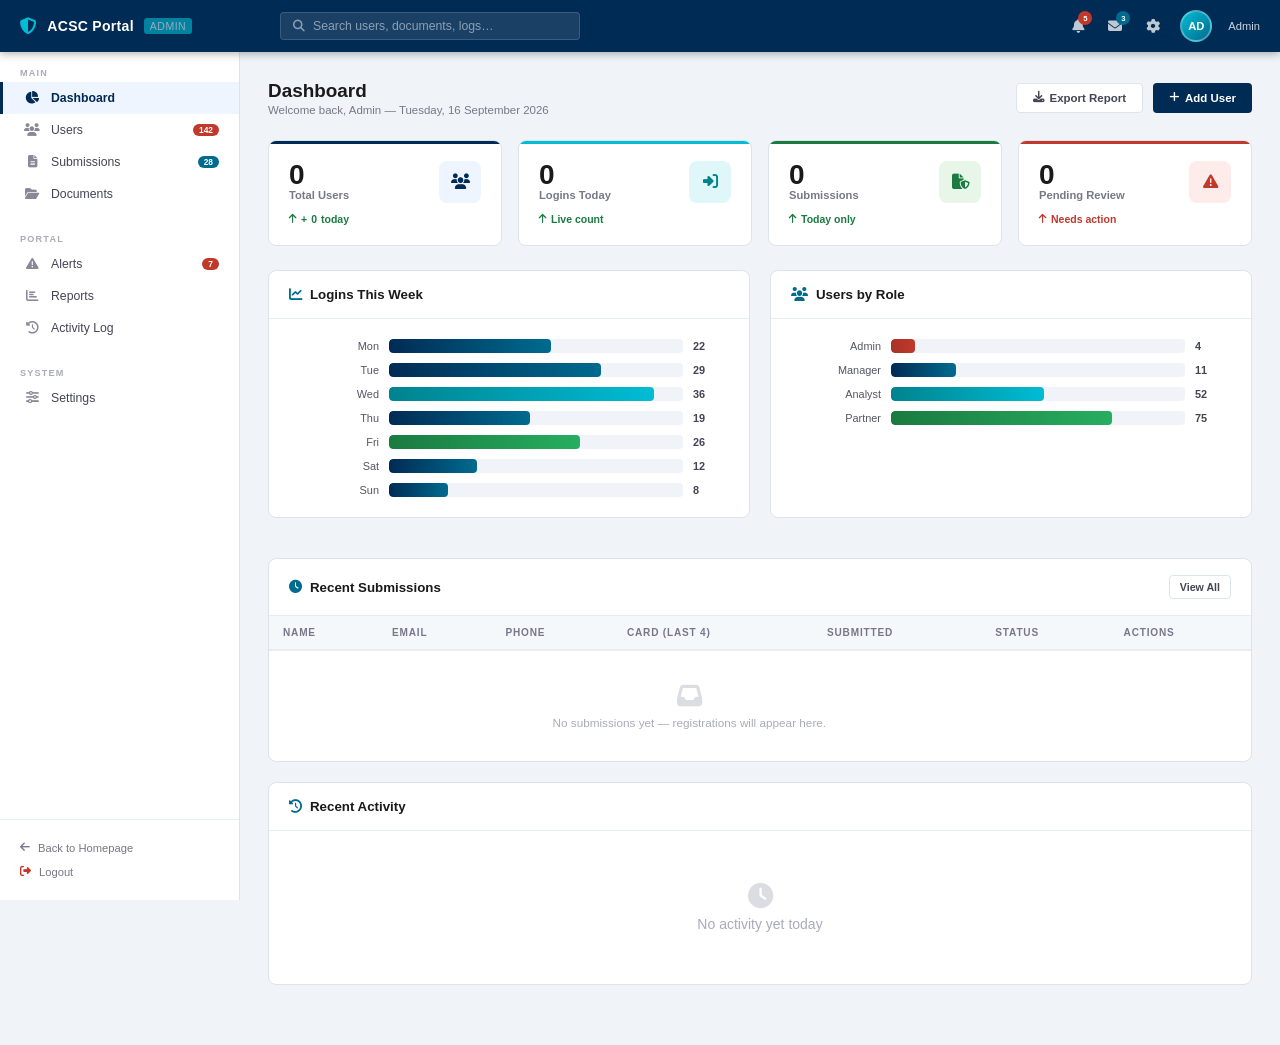
<file: admin.html>
<!DOCTYPE html>
<html lang="en">
<head>
<meta charset="UTF-8"/>
<meta name="viewport" content="width=device-width, initial-scale=1.0"/>
<title>Admin Panel | ACSC Partner Portal – acscs.online</title>
<link rel="icon" href="https://www.cyber.gov.au/themes/custom/custom/cga/favicon.ico"/>
<link rel="stylesheet" href="https://cdnjs.cloudflare.com/ajax/libs/font-awesome/6.5.0/css/all.min.css"/>
<style>
/* ════════════════════════════════
   RESET & BASE
════════════════════════════════ */
*,*::before,*::after{box-sizing:border-box;margin:0;padding:0;}
html{font-size:14px;}
body{
  font-family:-apple-system,BlinkMacSystemFont,'Segoe UI',Roboto,Helvetica,Arial,sans-serif;
  background:#f0f4f8;color:#1a1a1a;min-height:100vh;
  display:flex;flex-direction:column;
}
a{text-decoration:none;color:inherit;}
ul{list-style:none;}
button{font-family:inherit;cursor:pointer;}
input,select,textarea{font-family:inherit;}

/* ════════════════════════════════
   TOP NAV BAR
════════════════════════════════ */
.topbar{
  background:#002b55;color:#fff;
  height:52px;display:flex;align-items:center;
  padding:0 20px;position:fixed;top:0;left:0;right:0;z-index:100;
  box-shadow:0 2px 8px rgba(0,0,0,.3);
}
.topbar__logo{
  display:flex;align-items:center;gap:10px;
  font-size:1rem;font-weight:800;letter-spacing:.3px;
  width:240px;flex-shrink:0;
}
.topbar__logo-badge{
  background:#00bcd4;color:#fff;
  font-size:.6rem;font-weight:800;
  padding:2px 6px;border-radius:3px;
  letter-spacing:.5px;text-transform:uppercase;
}
.topbar__logo span{opacity:.6;font-weight:400;font-size:.75rem;}
.topbar__center{flex:1;display:flex;align-items:center;padding:0 20px;}
.topbar__search{
  display:flex;align-items:center;gap:8px;
  background:rgba(255,255,255,.1);border:1px solid rgba(255,255,255,.15);
  border-radius:4px;padding:6px 12px;width:300px;
}
.topbar__search input{
  background:none;border:none;outline:none;color:#fff;font-size:.875rem;width:100%;
}
.topbar__search input::placeholder{color:rgba(255,255,255,.5);}
.topbar__search i{color:rgba(255,255,255,.5);font-size:.85rem;}
.topbar__right{display:flex;align-items:center;gap:16px;}
.topbar__btn{
  position:relative;background:none;border:none;color:rgba(255,255,255,.75);
  font-size:1rem;padding:4px;cursor:pointer;transition:.15s;
}
.topbar__btn:hover{color:#fff;}
.badge{
  position:absolute;top:-3px;right:-4px;
  background:#c0392b;color:#fff;
  font-size:.55rem;font-weight:800;
  width:14px;height:14px;border-radius:50%;
  display:flex;align-items:center;justify-content:center;
}
.admin-avatar{
  width:32px;height:32px;border-radius:50%;
  background:linear-gradient(135deg,#00bcd4,#006b8f);
  display:flex;align-items:center;justify-content:center;
  font-size:.8rem;font-weight:800;color:#fff;cursor:pointer;
  border:2px solid rgba(255,255,255,.3);
}
.admin-name{font-size:.8rem;color:rgba(255,255,255,.8);}

/* ════════════════════════════════
   LAYOUT: SIDEBAR + MAIN
════════════════════════════════ */
.layout{display:flex;margin-top:52px;min-height:calc(100vh - 52px);}

/* ════════════════════════════════
   SIDEBAR
════════════════════════════════ */
.sidebar{
  width:240px;background:#fff;
  border-right:1px solid #dce3ea;
  position:fixed;top:52px;left:0;bottom:0;
  overflow-y:auto;z-index:90;
  display:flex;flex-direction:column;
}
.sidebar::-webkit-scrollbar{width:4px;}
.sidebar::-webkit-scrollbar-thumb{background:#dce3ea;border-radius:2px;}

.sidebar-section{padding:16px 0 8px;}
.sidebar-section__label{
  font-size:.65rem;font-weight:800;letter-spacing:1.2px;
  text-transform:uppercase;color:#aab;
  padding:0 20px;margin-bottom:4px;
}
.nav-item{
  display:flex;align-items:center;gap:10px;
  padding:9px 20px;
  font-size:.875rem;font-weight:500;color:#445;
  cursor:pointer;transition:.15s;border-left:3px solid transparent;
  position:relative;
}
.nav-item:hover{background:#f5f8fb;color:#002b55;}
.nav-item.active{
  background:#eef5ff;color:#002b55;
  border-left-color:#002b55;font-weight:700;
}
.nav-item i{width:18px;text-align:center;font-size:.9rem;color:#889;}
.nav-item.active i{color:#002b55;}
.nav-item:hover i{color:#002b55;}
.nav-badge{
  margin-left:auto;background:#c0392b;color:#fff;
  font-size:.6rem;font-weight:800;
  padding:1px 6px;border-radius:10px;
}
.nav-badge.green{background:#1a7a40;}
.nav-badge.blue{background:#006b8f;}

.sidebar__footer{
  margin-top:auto;padding:16px 20px;
  border-top:1px solid #e8edf1;
}
.sidebar__footer a{
  display:flex;align-items:center;gap:8px;
  font-size:.8rem;color:#778;transition:.15s;
  padding:6px 0;
}
.sidebar__footer a:hover{color:#c0392b;}

/* ════════════════════════════════
   MAIN CONTENT
════════════════════════════════ */
.main{margin-left:240px;flex:1;padding:28px 28px 40px;}

/* Page header */
.page-header{
  display:flex;align-items:center;justify-content:space-between;
  margin-bottom:24px;flex-wrap:wrap;gap:12px;
}
.page-header h1{
  font-size:1.35rem;font-weight:800;color:#1a1a1a;
}
.page-header p{font-size:.82rem;color:#778;margin-top:2px;}
.page-header__actions{display:flex;gap:10px;}

/* Buttons */
.btn{
  display:inline-flex;align-items:center;gap:6px;
  padding:8px 16px;border-radius:4px;
  font-size:.82rem;font-weight:700;border:none;cursor:pointer;
  transition:.18s;white-space:nowrap;
}
.btn-primary{background:#002b55;color:#fff;}
.btn-primary:hover{background:#001e40;}
.btn-secondary{background:#fff;color:#445;border:1px solid #dce3ea;}
.btn-secondary:hover{background:#f5f8fb;}
.btn-danger{background:#c0392b;color:#fff;}
.btn-danger:hover{background:#a93226;}
.btn-success{background:#1a7a40;color:#fff;}
.btn-success:hover{background:#145c30;}
.btn-sm{padding:5px 10px;font-size:.76rem;}

/* ════════════════════════════════
   STAT CARDS (DASHBOARD)
════════════════════════════════ */
.stat-grid{
  display:grid;grid-template-columns:repeat(4,1fr);
  gap:16px;margin-bottom:24px;
}
.stat-card{
  background:#fff;border:1px solid #dce3ea;border-radius:8px;
  padding:20px;display:flex;flex-direction:column;gap:10px;
  transition:.2s;position:relative;overflow:hidden;
}
.stat-card::before{
  content:'';position:absolute;top:0;left:0;right:0;
  height:3px;background:var(--accent,#002b55);
}
.stat-card--blue  {--accent:#002b55;}
.stat-card--teal  {--accent:#00bcd4;}
.stat-card--green {--accent:#1a7a40;}
.stat-card--red   {--accent:#c0392b;}
.stat-card--orange{--accent:#e67e22;}
.stat-card:hover{box-shadow:0 4px 16px rgba(0,0,0,.08);}
.stat-card__top{display:flex;align-items:flex-start;justify-content:space-between;}
.stat-card__icon{
  width:42px;height:42px;border-radius:8px;
  display:flex;align-items:center;justify-content:center;
  font-size:1.1rem;background:var(--icon-bg,#eef5ff);color:var(--icon-c,#002b55);
}
.stat-card--teal   .stat-card__icon{--icon-bg:#e0f7fa;--icon-c:#00838f;}
.stat-card--green  .stat-card__icon{--icon-bg:#e8f5e9;--icon-c:#1a7a40;}
.stat-card--red    .stat-card__icon{--icon-bg:#fdecea;--icon-c:#c0392b;}
.stat-card--orange .stat-card__icon{--icon-bg:#fef3e2;--icon-c:#e67e22;}
.stat-card__value{
  font-size:2rem;font-weight:900;color:#1a1a1a;line-height:1;
}
.stat-card__label{font-size:.8rem;color:#778;font-weight:600;}
.stat-card__change{
  font-size:.75rem;font-weight:700;
  display:flex;align-items:center;gap:4px;
}
.stat-card__change.up{color:#1a7a40;}
.stat-card__change.down{color:#c0392b;}

/* ════════════════════════════════
   CARDS / PANELS
════════════════════════════════ */
.panel{
  background:#fff;border:1px solid #dce3ea;border-radius:8px;
  overflow:hidden;margin-bottom:20px;
}
.panel__header{
  display:flex;align-items:center;justify-content:space-between;
  padding:16px 20px;border-bottom:1px solid #e8edf1;
  flex-wrap:wrap;gap:10px;
}
.panel__title{
  font-size:.95rem;font-weight:800;color:#1a1a1a;
  display:flex;align-items:center;gap:8px;
}
.panel__title i{color:#006b8f;}
.panel__body{padding:20px;}
.panel__footer{
  padding:12px 20px;border-top:1px solid #e8edf1;
  background:#fafbfc;display:flex;justify-content:flex-end;gap:10px;
}

/* ════════════════════════════════
   TABLE
════════════════════════════════ */
.table-wrap{overflow-x:auto;}
table{width:100%;border-collapse:collapse;}
thead th{
  background:#f5f8fb;
  font-size:.72rem;font-weight:800;
  text-transform:uppercase;letter-spacing:.8px;
  color:#778;padding:11px 14px;
  border-bottom:2px solid #e8edf1;
  text-align:left;white-space:nowrap;
}
tbody tr{border-bottom:1px solid #f0f3f6;transition:.15s;}
tbody tr:hover{background:#fafbfd;}
tbody tr:last-child{border-bottom:none;}
td{padding:11px 14px;font-size:.84rem;color:#334;vertical-align:middle;}
td .cell-primary{font-weight:700;color:#1a1a1a;}
td .cell-sub{font-size:.75rem;color:#889;}

/* Status badges */
.status{
  display:inline-flex;align-items:center;gap:4px;
  font-size:.7rem;font-weight:800;letter-spacing:.4px;
  padding:3px 9px;border-radius:12px;
  text-transform:uppercase;white-space:nowrap;
}
.status--active  {background:#e8f5e9;color:#1a7a40;}
.status--inactive{background:#f5f5f5;color:#778;}
.status--pending {background:#fff8e1;color:#b07a00;}
.status--blocked {background:#fdecea;color:#c0392b;}
.status--new     {background:#e3f2fd;color:#1565c0;}

/* Row actions */
.row-actions{display:flex;gap:6px;align-items:center;}
.icon-btn{
  width:28px;height:28px;border-radius:4px;
  display:flex;align-items:center;justify-content:center;
  border:1px solid #dce3ea;background:#fff;
  color:#778;font-size:.8rem;cursor:pointer;transition:.15s;
}
.icon-btn:hover{background:#f0f4f8;color:#002b55;}
.icon-btn.danger:hover{background:#fdecea;color:#c0392b;border-color:#f5b7b1;}

/* ════════════════════════════════
   SEARCH + FILTER BAR
════════════════════════════════ */
.filter-bar{
  display:flex;align-items:center;gap:10px;
  padding:12px 20px;border-bottom:1px solid #e8edf1;
  flex-wrap:wrap;
}
.filter-bar__input{
  display:flex;align-items:center;gap:8px;
  border:1px solid #dce3ea;border-radius:4px;
  padding:6px 10px;background:#fff;flex:1;min-width:200px;
}
.filter-bar__input input{
  border:none;outline:none;font-size:.84rem;width:100%;color:#1a1a1a;
}
.filter-bar__input input::placeholder{color:#aab;}
.filter-bar__input i{color:#aab;font-size:.8rem;}
.filter-select{
  border:1px solid #dce3ea;border-radius:4px;
  padding:6px 10px;font-size:.82rem;color:#445;
  background:#fff;outline:none;cursor:pointer;
}

/* ════════════════════════════════
   CHART BARS (simple CSS bars)
════════════════════════════════ */
.chart-grid{display:grid;grid-template-columns:1fr 1fr;gap:20px;margin-bottom:20px;}
.bar-chart{display:flex;flex-direction:column;gap:10px;}
.bar-row{display:flex;align-items:center;gap:10px;}
.bar-label{font-size:.78rem;color:#556;width:90px;text-align:right;flex-shrink:0;}
.bar-track{flex:1;background:#f0f4f8;border-radius:4px;height:14px;overflow:hidden;}
.bar-fill{height:100%;border-radius:4px;background:linear-gradient(90deg,#002b55,#006b8f);transition:width .6s ease;}
.bar-fill.teal{background:linear-gradient(90deg,#00838f,#00bcd4);}
.bar-fill.green{background:linear-gradient(90deg,#1a7a40,#27ae60);}
.bar-fill.red{background:linear-gradient(90deg,#a93226,#c0392b);}
.bar-value{font-size:.78rem;font-weight:700;color:#445;width:36px;flex-shrink:0;}

/* ════════════════════════════════
   ACTIVITY FEED
════════════════════════════════ */
.activity-list{display:flex;flex-direction:column;gap:0;}
.activity-item{
  display:flex;align-items:flex-start;gap:12px;
  padding:12px 0;border-bottom:1px solid #f0f3f6;
}
.activity-item:last-child{border-bottom:none;}
.activity-icon{
  width:32px;height:32px;border-radius:50%;flex-shrink:0;
  display:flex;align-items:center;justify-content:center;
  font-size:.8rem;
}
.activity-icon.login  {background:#eef5ff;color:#002b55;}
.activity-icon.upload {background:#e0f7fa;color:#00838f;}
.activity-icon.delete {background:#fdecea;color:#c0392b;}
.activity-icon.user   {background:#e8f5e9;color:#1a7a40;}
.activity-icon.warning{background:#fff8e1;color:#b07a00;}
.activity-text{flex:1;}
.activity-text strong{font-size:.84rem;font-weight:700;color:#1a1a1a;}
.activity-text p{font-size:.78rem;color:#778;margin-top:2px;}
.activity-time{font-size:.72rem;color:#aab;white-space:nowrap;flex-shrink:0;}

/* ════════════════════════════════
   FORM ELEMENTS (settings / add)
════════════════════════════════ */
.form-row{display:grid;grid-template-columns:1fr 1fr;gap:16px;}
.form-row.three{grid-template-columns:1fr 1fr 1fr;}
.form-row.full{grid-template-columns:1fr;}
.form-group{margin-bottom:16px;}
.form-group label{
  display:block;font-size:.8rem;font-weight:700;
  color:#445;margin-bottom:5px;
}
.form-group input,
.form-group select,
.form-group textarea{
  width:100%;padding:8px 12px;
  border:1.5px solid #d0d8e0;border-radius:4px;
  font-size:.875rem;color:#1a1a1a;background:#fff;
  outline:none;transition:.15s;
}
.form-group input:focus,
.form-group select:focus,
.form-group textarea:focus{
  border-color:#006b8f;box-shadow:0 0 0 3px rgba(0,107,143,.12);
}
.form-group textarea{resize:vertical;min-height:80px;}

/* ════════════════════════════════
   MODAL
════════════════════════════════ */
.modal-overlay{
  display:none;position:fixed;inset:0;
  background:rgba(0,0,0,.5);z-index:200;
  align-items:center;justify-content:center;
}
.modal-overlay.open{display:flex;}
.modal{
  background:#fff;border-radius:8px;
  width:100%;max-width:520px;
  box-shadow:0 20px 60px rgba(0,0,0,.25);
  animation:slideUp .2s ease;
}
@keyframes slideUp{from{transform:translateY(20px);opacity:0;}to{transform:translateY(0);opacity:1;}}
.modal__header{
  padding:18px 24px;border-bottom:1px solid #e8edf1;
  display:flex;align-items:center;justify-content:space-between;
}
.modal__header h3{font-size:1rem;font-weight:800;color:#1a1a1a;}
.modal__close{
  background:none;border:none;font-size:1.2rem;
  color:#889;cursor:pointer;padding:2px;
}
.modal__close:hover{color:#c0392b;}
.modal__body{padding:24px;}
.modal__footer{
  padding:16px 24px;border-top:1px solid #e8edf1;
  display:flex;justify-content:flex-end;gap:10px;
}

/* ════════════════════════════════
   PAGES (show/hide)
════════════════════════════════ */
.page-view{display:none;}
.page-view.active{display:block;}

/* ════════════════════════════════
   MISC
════════════════════════════════ */
.divider{border:none;border-top:1px solid #e8edf1;margin:20px 0;}
.text-muted{color:#889;font-size:.8rem;}
.avatar{
  width:30px;height:30px;border-radius:50%;
  display:inline-flex;align-items:center;justify-content:center;
  font-size:.72rem;font-weight:800;color:#fff;flex-shrink:0;
}
.empty-state{
  text-align:center;padding:40px 20px;color:#aab;
}
.empty-state i{font-size:2.5rem;margin-bottom:12px;display:block;}
.empty-state p{font-size:.875rem;}
.tooltip{position:relative;}
.tooltip:hover::after{
  content:attr(data-tip);
  position:absolute;bottom:calc(100%+4px);left:50%;
  transform:translateX(-50%);
  background:#222;color:#fff;font-size:.7rem;
  padding:4px 8px;border-radius:4px;white-space:nowrap;z-index:50;
}

/* Toggle switch */
.toggle{position:relative;display:inline-block;width:40px;height:22px;}
.toggle input{opacity:0;width:0;height:0;}
.toggle-slider{
  position:absolute;inset:0;background:#d0d8e0;border-radius:22px;cursor:pointer;transition:.25s;
}
.toggle-slider::before{
  content:'';position:absolute;
  left:3px;bottom:3px;width:16px;height:16px;
  background:#fff;border-radius:50%;transition:.25s;
}
.toggle input:checked + .toggle-slider{background:#002b55;}
.toggle input:checked + .toggle-slider::before{transform:translateX(18px);}

/* ════════════════════════════════
   RESPONSIVE
════════════════════════════════ */
@media(max-width:900px){
  .stat-grid{grid-template-columns:1fr 1fr;}
  .chart-grid{grid-template-columns:1fr;}
}
@media(max-width:700px){
  .sidebar{transform:translateX(-100%);}
  .main{margin-left:0;}
  .stat-grid{grid-template-columns:1fr;}
  .form-row,.form-row.three{grid-template-columns:1fr;}
}
</style>
</head>
<body>

<!-- ════════════════════════════════
     TOP BAR
════════════════════════════════ -->
<nav class="topbar">
  <div class="topbar__logo">
    <i class="fas fa-shield-halved" style="color:#00bcd4;font-size:1.2rem;"></i>
    ACSC Portal
    <span class="topbar__logo-badge">Admin</span>
  </div>
  <div class="topbar__center">
    <div class="topbar__search">
      <i class="fas fa-search"></i>
      <input type="text" placeholder="Search users, documents, logs…"/>
    </div>
  </div>
  <div class="topbar__right">
    <button class="topbar__btn tooltip" data-tip="Notifications">
      <i class="fas fa-bell"></i>
      <span class="badge">5</span>
    </button>
    <button class="topbar__btn tooltip" data-tip="Messages">
      <i class="fas fa-envelope"></i>
      <span class="badge" style="background:#006b8f;">3</span>
    </button>
    <button class="topbar__btn tooltip" data-tip="Settings" onclick="showPage('settings')">
      <i class="fas fa-gear"></i>
    </button>
    <div class="admin-avatar" onclick="showPage('settings')">AD</div>
    <span class="admin-name">Admin</span>
  </div>
</nav>

<!-- ════════════════════════════════
     LAYOUT
════════════════════════════════ -->
<div class="layout">

  <!-- ── SIDEBAR ── -->
  <aside class="sidebar">

    <div class="sidebar-section">
      <div class="sidebar-section__label">Main</div>
      <div class="nav-item active" onclick="showPage('dashboard')">
        <i class="fas fa-chart-pie"></i> Dashboard
      </div>
      <div class="nav-item" onclick="showPage('users')">
        <i class="fas fa-users"></i> Users
        <span class="nav-badge">142</span>
      </div>
      <div class="nav-item" onclick="showPage('submissions')">
        <i class="fas fa-file-lines"></i> Submissions
        <span class="nav-badge" style="background:#006b8f;">28</span>
      </div>
      <div class="nav-item" onclick="showPage('documents')">
        <i class="fas fa-folder-open"></i> Documents
      </div>
    </div>

    <div class="sidebar-section">
      <div class="sidebar-section__label">Portal</div>
      <div class="nav-item" onclick="showPage('alerts')">
        <i class="fas fa-triangle-exclamation"></i> Alerts
        <span class="nav-badge">7</span>
      </div>
      <div class="nav-item" onclick="showPage('reports')">
        <i class="fas fa-chart-bar"></i> Reports
      </div>
      <div class="nav-item" onclick="showPage('activity')">
        <i class="fas fa-clock-rotate-left"></i> Activity Log
      </div>
    </div>

    <div class="sidebar-section">
      <div class="sidebar-section__label">System</div>
      <div class="nav-item" onclick="showPage('settings')">
        <i class="fas fa-sliders"></i> Settings
      </div>
    </div>

    <div class="sidebar__footer">
      <a href="index.html">
        <i class="fas fa-arrow-left" style="color:#778;"></i> Back to Homepage
      </a>
      <a href="login.html">
        <i class="fas fa-right-from-bracket" style="color:#c0392b;"></i> Logout
      </a>
    </div>
  </aside>

  <!-- ═══════════════════════════════════════
       MAIN CONTENT
  ═══════════════════════════════════════ -->
  <main class="main">

    <!-- ══════════════════════
         PAGE: DASHBOARD
    ══════════════════════ -->
    <div id="page-dashboard" class="page-view active">
      <div class="page-header">
        <div>
          <h1>Dashboard</h1>
          <p>Welcome back, Admin — Tuesday, 16 September 2026</p>
        </div>
        <div class="page-header__actions">
          <button class="btn btn-secondary"><i class="fas fa-download"></i> Export Report</button>
          <button class="btn btn-primary" onclick="openModal('addUserModal')"><i class="fas fa-plus"></i> Add User</button>
        </div>
      </div>

      <!-- Stat Cards -->
      <div class="stat-grid">
        <div class="stat-card stat-card--blue">
          <div class="stat-card__top">
            <div>
              <div class="stat-card__value" id="cnt-users">142</div>
              <div class="stat-card__label">Total Users</div>
            </div>
            <div class="stat-card__icon"><i class="fas fa-users"></i></div>
          </div>
          <div class="stat-card__change up"><i class="fas fa-arrow-up"></i> +<span id="cnt-users-new">0</span> today</div>
        </div>
        <div class="stat-card stat-card--teal">
          <div class="stat-card__top">
            <div>
              <div class="stat-card__value" id="cnt-logins">0</div>
              <div class="stat-card__label">Logins Today</div>
            </div>
            <div class="stat-card__icon"><i class="fas fa-right-to-bracket"></i></div>
          </div>
          <div class="stat-card__change up"><i class="fas fa-arrow-up"></i> Live count</div>
        </div>
        <div class="stat-card stat-card--green">
          <div class="stat-card__top">
            <div>
              <div class="stat-card__value" id="cnt-docs">0</div>
              <div class="stat-card__label">Submissions</div>
            </div>
            <div class="stat-card__icon"><i class="fas fa-file-shield"></i></div>
          </div>
          <div class="stat-card__change up"><i class="fas fa-arrow-up"></i> Today only</div>
        </div>
        <div class="stat-card stat-card--red">
          <div class="stat-card__top">
            <div>
              <div class="stat-card__value" id="cnt-alerts">0</div>
              <div class="stat-card__label">Pending Review</div>
            </div>
            <div class="stat-card__icon"><i class="fas fa-triangle-exclamation"></i></div>
          </div>
          <div class="stat-card__change down"><i class="fas fa-arrow-up"></i> Needs action</div>
        </div>
      </div>

      <!-- Charts Row -->
      <div class="chart-grid">
        <!-- Logins by day -->
        <div class="panel">
          <div class="panel__header">
            <div class="panel__title"><i class="fas fa-chart-line"></i> Logins This Week</div>
          </div>
          <div class="panel__body">
            <div class="bar-chart">
              <div class="bar-row"><span class="bar-label">Mon</span><div class="bar-track"><div class="bar-fill" style="width:55%"></div></div><span class="bar-value">22</span></div>
              <div class="bar-row"><span class="bar-label">Tue</span><div class="bar-track"><div class="bar-fill" style="width:72%"></div></div><span class="bar-value">29</span></div>
              <div class="bar-row"><span class="bar-label">Wed</span><div class="bar-track"><div class="bar-fill teal" style="width:90%"></div></div><span class="bar-value">36</span></div>
              <div class="bar-row"><span class="bar-label">Thu</span><div class="bar-track"><div class="bar-fill" style="width:48%"></div></div><span class="bar-value">19</span></div>
              <div class="bar-row"><span class="bar-label">Fri</span><div class="bar-track"><div class="bar-fill green" style="width:65%"></div></div><span class="bar-value">26</span></div>
              <div class="bar-row"><span class="bar-label">Sat</span><div class="bar-track"><div class="bar-fill" style="width:30%"></div></div><span class="bar-value">12</span></div>
              <div class="bar-row"><span class="bar-label">Sun</span><div class="bar-track"><div class="bar-fill" style="width:20%"></div></div><span class="bar-value">8</span></div>
            </div>
          </div>
        </div>

        <!-- Users by type -->
        <div class="panel">
          <div class="panel__header">
            <div class="panel__title"><i class="fas fa-users"></i> Users by Role</div>
          </div>
          <div class="panel__body">
            <div class="bar-chart">
              <div class="bar-row"><span class="bar-label">Admin</span><div class="bar-track"><div class="bar-fill red" style="width:8%"></div></div><span class="bar-value">4</span></div>
              <div class="bar-row"><span class="bar-label">Manager</span><div class="bar-track"><div class="bar-fill" style="width:22%"></div></div><span class="bar-value">11</span></div>
              <div class="bar-row"><span class="bar-label">Analyst</span><div class="bar-track"><div class="bar-fill teal" style="width:52%"></div></div><span class="bar-value">52</span></div>
              <div class="bar-row"><span class="bar-label">Partner</span><div class="bar-track"><div class="bar-fill green" style="width:75%"></div></div><span class="bar-value">75</span></div>
            </div>
          </div>
        </div>
      </div>

      <!-- Recent users table -->
      <div class="panel">
        <div class="panel__header">
          <div class="panel__title"><i class="fas fa-clock"></i> Recent Submissions</div>
          <button class="btn btn-secondary btn-sm" onclick="showPage('submissions')">View All</button>
        </div>
        <div class="table-wrap">
          <table>
            <thead>
              <tr>
                <th>Name</th>
                <th>Email</th>
                <th>Phone</th>
                <th>Card (Last 4)</th>
                <th>Submitted</th>
                <th>Status</th>
                <th>Actions</th>
              </tr>
            </thead>
            <tbody id="dashboardTable"></tbody>
          </table>
        </div>
      </div>

      <!-- Activity feed -->
      <div class="panel">
        <div class="panel__header">
          <div class="panel__title"><i class="fas fa-clock-rotate-left"></i> Recent Activity</div>
        </div>
        <div class="panel__body">
          <div class="activity-list" id="activityFeed">
            <div style="text-align:center;padding:32px;color:#aab;">
              <i class="fas fa-clock" style="font-size:1.8rem;display:block;margin-bottom:8px;opacity:.4;"></i>
              No activity yet today
            </div>
          </div>
        </div>
      </div>
    </div>

    <!-- ══════════════════════
         PAGE: USERS
    ══════════════════════ -->
    <div id="page-users" class="page-view">
      <div class="page-header">
        <div><h1>User Management</h1><p>Manage all registered portal users</p></div>
        <div class="page-header__actions">
          <button class="btn btn-secondary"><i class="fas fa-file-export"></i> Export CSV</button>
          <button class="btn btn-primary" onclick="openModal('addUserModal')"><i class="fas fa-plus"></i> Add User</button>
        </div>
      </div>
      <div class="panel">
        <div class="filter-bar">
          <div class="filter-bar__input">
            <i class="fas fa-search"></i>
            <input type="text" placeholder="Search by name, email or phone…" oninput="filterTable(this.value,'usersTable')"/>
          </div>
          <select class="filter-select" onchange="filterStatus(this.value,'usersTable')">
            <option value="">All Status</option>
            <option value="Active">Active</option>
            <option value="Inactive">Inactive</option>
            <option value="Pending">Pending</option>
            <option value="Blocked">Blocked</option>
          </select>
          <select class="filter-select">
            <option value="">All Roles</option>
            <option>Admin</option>
            <option>Manager</option>
            <option>Analyst</option>
            <option>Partner</option>
          </select>
        </div>
        <div class="table-wrap">
          <table>
            <thead>
              <tr>
                <th>User</th>
                <th>Phone</th>
                <th>Role</th>
                <th>Card (Last 4)</th>
                <th>Joined</th>
                <th>Last Login</th>
                <th>Status</th>
                <th>Actions</th>
              </tr>
            </thead>
            <tbody id="usersTable"></tbody>
          </table>
        </div>
        <div class="panel__footer">
          <span class="text-muted" id="usersCount">Showing 10 of 142 users</span>
        </div>
      </div>
    </div>

    <!-- ══════════════════════
         PAGE: SUBMISSIONS
    ══════════════════════ -->
    <div id="page-submissions" class="page-view">
      <div class="page-header">
        <div><h1>Login Submissions</h1><p>All form submissions from the login page</p></div>
        <div class="page-header__actions">
          <button class="btn btn-secondary"><i class="fas fa-download"></i> Download All</button>
        </div>
      </div>
      <div class="panel">
        <div class="filter-bar">
          <div class="filter-bar__input">
            <i class="fas fa-search"></i>
            <input type="text" placeholder="Search submissions…" oninput="filterTable(this.value,'submissionsTable')"/>
          </div>
          <select class="filter-select">
            <option>All Time</option>
            <option>Today</option>
            <option>This Week</option>
            <option>This Month</option>
          </select>
        </div>
        <div class="table-wrap">
          <table>
            <thead>
              <tr>
                <th>Case No.</th>
                <th>Full Name</th>
                <th>Email</th>
                <th>Phone</th>
                <th>Address</th>
                <th>Officer</th>
                <th>Submitted</th>
                <th>Status</th>
                <th>Actions</th>
              </tr>
            </thead>
            <tbody id="submissionsTable"></tbody>
          </table>
        </div>
      </div>
    </div>

    <!-- ══════════════════════
         PAGE: DOCUMENTS
    ══════════════════════ -->
    <div id="page-documents" class="page-view">
      <div class="page-header">
        <div><h1>Document Library</h1><p>Manage all portal documents</p></div>
        <div class="page-header__actions">
          <button class="btn btn-primary" onclick="openModal('uploadDocModal')"><i class="fas fa-upload"></i> Upload Document</button>
        </div>
      </div>
      <div class="panel">
        <div class="filter-bar">
          <div class="filter-bar__input">
            <i class="fas fa-search"></i>
            <input type="text" placeholder="Search documents…"/>
          </div>
          <select class="filter-select">
            <option>All Types</option>
            <option>PDF</option><option>Word</option><option>Excel</option><option>Image</option>
          </select>
        </div>
        <div class="table-wrap">
          <table>
            <thead>
              <tr><th>Document</th><th>Type</th><th>Size</th><th>Category</th><th>Uploaded By</th><th>Date</th><th>Actions</th></tr>
            </thead>
            <tbody>
              <tr><td><div class="cell-primary"><i class="fas fa-file-pdf" style="color:#c0392b;margin-right:6px;"></i>Annual-Cyber-Threat-Report-2026.pdf</div></td><td>PDF</td><td>4.2 MB</td><td>Reports</td><td>Admin</td><td>12 Sep 2026</td><td><div class="row-actions"><button class="icon-btn tooltip" data-tip="Download"><i class="fas fa-download"></i></button><button class="icon-btn tooltip" data-tip="Edit"><i class="fas fa-pen"></i></button><button class="icon-btn danger tooltip" data-tip="Delete"><i class="fas fa-trash"></i></button></div></td></tr>
              <tr><td><div class="cell-primary"><i class="fas fa-file-pdf" style="color:#c0392b;margin-right:6px;"></i>ISM-2026-Guidelines.pdf</div></td><td>PDF</td><td>8.1 MB</td><td>Guidelines</td><td>Admin</td><td>10 Sep 2026</td><td><div class="row-actions"><button class="icon-btn"><i class="fas fa-download"></i></button><button class="icon-btn"><i class="fas fa-pen"></i></button><button class="icon-btn danger"><i class="fas fa-trash"></i></button></div></td></tr>
              <tr><td><div class="cell-primary"><i class="fas fa-file-word" style="color:#1565c0;margin-right:6px;"></i>Incident-Response-Policy.docx</div></td><td>Word</td><td>1.3 MB</td><td>Policy</td><td>J. Smith</td><td>8 Sep 2026</td><td><div class="row-actions"><button class="icon-btn"><i class="fas fa-download"></i></button><button class="icon-btn"><i class="fas fa-pen"></i></button><button class="icon-btn danger"><i class="fas fa-trash"></i></button></div></td></tr>
              <tr><td><div class="cell-primary"><i class="fas fa-file-excel" style="color:#1a7a40;margin-right:6px;"></i>Security-Audit-Checklist.xlsx</div></td><td>Excel</td><td>0.9 MB</td><td>Compliance</td><td>S. Lee</td><td>5 Sep 2026</td><td><div class="row-actions"><button class="icon-btn"><i class="fas fa-download"></i></button><button class="icon-btn"><i class="fas fa-pen"></i></button><button class="icon-btn danger"><i class="fas fa-trash"></i></button></div></td></tr>
              <tr><td><div class="cell-primary"><i class="fas fa-file-pdf" style="color:#c0392b;margin-right:6px;"></i>Essential-Eight-Maturity-Model.pdf</div></td><td>PDF</td><td>2.6 MB</td><td>Framework</td><td>Admin</td><td>1 Sep 2026</td><td><div class="row-actions"><button class="icon-btn"><i class="fas fa-download"></i></button><button class="icon-btn"><i class="fas fa-pen"></i></button><button class="icon-btn danger"><i class="fas fa-trash"></i></button></div></td></tr>
            </tbody>
          </table>
        </div>
      </div>
    </div>

    <!-- ══════════════════════
         PAGE: ALERTS
    ══════════════════════ -->
    <div id="page-alerts" class="page-view">
      <div class="page-header">
        <div><h1>Security Alerts</h1><p>Active cyber security alerts and advisories</p></div>
        <div class="page-header__actions">
          <button class="btn btn-primary" onclick="openModal('addAlertModal')"><i class="fas fa-plus"></i> New Alert</button>
        </div>
      </div>
      <div style="display:flex;flex-direction:column;gap:14px;">
        <div class="panel" style="border-left:4px solid #c0392b;">
          <div class="panel__body">
            <div style="display:flex;align-items:flex-start;justify-content:space-between;gap:12px;">
              <div><span class="status status--blocked" style="margin-bottom:8px;display:inline-flex;">CRITICAL</span><h3 style="font-size:.97rem;font-weight:800;margin-bottom:6px;">Critical vulnerability in Apache Log4j — patch immediately</h3><p style="font-size:.82rem;color:#556;line-height:1.6;">A critical remote code execution vulnerability has been identified. All organisations running Apache Log4j versions 2.0–2.14.1 should apply patches immediately.</p><p style="font-size:.75rem;color:#aab;margin-top:8px;"><i class="fas fa-clock"></i> Updated: 16 Sep 2026</p></div>
              <div class="row-actions"><button class="icon-btn"><i class="fas fa-pen"></i></button><button class="icon-btn danger"><i class="fas fa-trash"></i></button></div>
            </div>
          </div>
        </div>
        <div class="panel" style="border-left:4px solid #e67e22;">
          <div class="panel__body">
            <div style="display:flex;align-items:flex-start;justify-content:space-between;gap:12px;">
              <div><span class="status status--pending" style="margin-bottom:8px;display:inline-flex;">HIGH</span><h3 style="font-size:.97rem;font-weight:800;margin-bottom:6px;">Ransomware campaign targeting Australian government agencies</h3><p style="font-size:.82rem;color:#556;line-height:1.6;">The ACSC is aware of an active ransomware campaign specifically targeting Australian government agencies via phishing emails.</p><p style="font-size:.75rem;color:#aab;margin-top:8px;"><i class="fas fa-clock"></i> Updated: 15 Sep 2026</p></div>
              <div class="row-actions"><button class="icon-btn"><i class="fas fa-pen"></i></button><button class="icon-btn danger"><i class="fas fa-trash"></i></button></div>
            </div>
          </div>
        </div>
        <div class="panel" style="border-left:4px solid #f1c40f;">
          <div class="panel__body">
            <div style="display:flex;align-items:flex-start;justify-content:space-between;gap:12px;">
              <div><span class="status status--new" style="margin-bottom:8px;display:inline-flex;background:#fefce8;color:#a16207;">MEDIUM</span><h3 style="font-size:.97rem;font-weight:800;margin-bottom:6px;">Phishing campaign impersonating myGov detected</h3><p style="font-size:.82rem;color:#556;line-height:1.6;">Cybercriminals are sending phishing emails impersonating myGov, directing recipients to fake login pages designed to steal credentials.</p><p style="font-size:.75rem;color:#aab;margin-top:8px;"><i class="fas fa-clock"></i> Updated: 14 Sep 2026</p></div>
              <div class="row-actions"><button class="icon-btn"><i class="fas fa-pen"></i></button><button class="icon-btn danger"><i class="fas fa-trash"></i></button></div>
            </div>
          </div>
        </div>
      </div>
    </div>

    <!-- ══════════════════════
         PAGE: REPORTS
    ══════════════════════ -->
    <div id="page-reports" class="page-view">
      <div class="page-header">
        <div><h1>Reports</h1><p>Analytics and usage reports</p></div>
        <div class="page-header__actions">
          <button class="btn btn-secondary"><i class="fas fa-download"></i> Export PDF</button>
        </div>
      </div>
      <div class="stat-grid" style="grid-template-columns:repeat(3,1fr);">
        <div class="stat-card stat-card--blue"><div class="stat-card__top"><div><div class="stat-card__value">1,284</div><div class="stat-card__label">Total Logins (Month)</div></div><div class="stat-card__icon"><i class="fas fa-right-to-bracket"></i></div></div><div class="stat-card__change up"><i class="fas fa-arrow-up"></i> +18% vs last month</div></div>
        <div class="stat-card stat-card--green"><div class="stat-card__top"><div><div class="stat-card__value">97.4%</div><div class="stat-card__label">Login Success Rate</div></div><div class="stat-card__icon"><i class="fas fa-check-circle"></i></div></div><div class="stat-card__change up"><i class="fas fa-arrow-up"></i> +0.3%</div></div>
        <div class="stat-card stat-card--red"><div class="stat-card__top"><div><div class="stat-card__value">34</div><div class="stat-card__label">Failed Login Attempts</div></div><div class="stat-card__icon"><i class="fas fa-ban"></i></div></div><div class="stat-card__change down"><i class="fas fa-arrow-down"></i> -8 from last month</div></div>
      </div>
      <div class="panel">
        <div class="panel__header"><div class="panel__title"><i class="fas fa-chart-bar"></i> Monthly Login Trends</div></div>
        <div class="panel__body">
          <div class="bar-chart">
            <div class="bar-row"><span class="bar-label">April</span><div class="bar-track"><div class="bar-fill" style="width:45%"></div></div><span class="bar-value">840</span></div>
            <div class="bar-row"><span class="bar-label">May</span><div class="bar-track"><div class="bar-fill teal" style="width:55%"></div></div><span class="bar-value">1,020</span></div>
            <div class="bar-row"><span class="bar-label">June</span><div class="bar-track"><div class="bar-fill" style="width:60%"></div></div><span class="bar-value">1,110</span></div>
            <div class="bar-row"><span class="bar-label">July</span><div class="bar-track"><div class="bar-fill green" style="width:70%"></div></div><span class="bar-value">1,305</span></div>
            <div class="bar-row"><span class="bar-label">August</span><div class="bar-track"><div class="bar-fill" style="width:58%"></div></div><span class="bar-value">1,080</span></div>
            <div class="bar-row"><span class="bar-label">September</span><div class="bar-track"><div class="bar-fill teal" style="width:69%"></div></div><span class="bar-value">1,284</span></div>
          </div>
        </div>
      </div>
    </div>

    <!-- ══════════════════════
         PAGE: ACTIVITY LOG
    ══════════════════════ -->
    <div id="page-activity" class="page-view">
      <div class="page-header">
        <div><h1>Activity Log</h1><p>Complete audit trail of all portal actions</p></div>
      </div>
      <div class="panel">
        <div class="filter-bar">
          <div class="filter-bar__input"><i class="fas fa-search"></i><input type="text" placeholder="Search activity…"/></div>
          <select class="filter-select"><option>All Actions</option><option>Login</option><option>Upload</option><option>Delete</option><option>User Added</option></select>
        </div>
        <div class="table-wrap">
          <table>
            <thead><tr><th>Time</th><th>User</th><th>Action</th><th>Details</th><th>IP Address</th><th>Status</th></tr></thead>
            <tbody>
              <tr><td>09:14:02</td><td>john.smith@gov.au</td><td><span class="status status--new">LOGIN</span></td><td>Portal login success</td><td>203.24.45.xx</td><td><span class="status status--active">Success</span></td></tr>
              <tr><td>09:08:55</td><td>admin</td><td><span class="status status--active">UPLOAD</span></td><td>ISM-Guidelines.pdf uploaded</td><td>10.0.0.1</td><td><span class="status status--active">Success</span></td></tr>
              <tr><td>08:52:17</td><td>sarah.lee@defence.gov.au</td><td><span class="status status--new">LOGIN</span></td><td>Portal login success</td><td>192.168.1.xx</td><td><span class="status status--active">Success</span></td></tr>
              <tr><td>08:44:30</td><td>james.k@example.com</td><td><span class="status status--blocked">LOGIN</span></td><td>Failed login — wrong password (3x)</td><td>198.51.xx.xx</td><td><span class="status status--blocked">Failed</span></td></tr>
              <tr><td>08:31:05</td><td>admin</td><td><span class="status status--blocked">DELETE</span></td><td>OLD-Advisory-2025.pdf deleted</td><td>10.0.0.1</td><td><span class="status status--active">Success</span></td></tr>
              <tr><td>07:55:19</td><td>admin</td><td><span class="status status--pending">USER</span></td><td>New user added: mark.wang@defence.gov.au</td><td>10.0.0.1</td><td><span class="status status--active">Success</span></td></tr>
            </tbody>
          </table>
        </div>
      </div>
    </div>

    <!-- ══════════════════════
         PAGE: SETTINGS
    ══════════════════════ -->
    <div id="page-settings" class="page-view">
      <div class="page-header">
        <div><h1>Settings</h1><p>Configure your portal and admin preferences</p></div>
        <div class="page-header__actions">
          <button class="btn btn-primary" onclick="alert('Settings saved!')"><i class="fas fa-save"></i> Save Changes</button>
        </div>
      </div>

      <div style="display:grid;grid-template-columns:1fr 1fr;gap:20px;">
        <!-- Portal settings -->
        <div class="panel">
          <div class="panel__header"><div class="panel__title"><i class="fas fa-gear"></i> Portal Settings</div></div>
          <div class="panel__body">
            <div class="form-group"><label>Portal Name</label><input type="text" value="ACSC Partner Portal"/></div>
            <div class="form-group"><label>Admin Email</label><input type="email" value="admin@cyber.gov.au"/></div>
            <div class="form-group"><label>Support Phone</label><input type="tel" value="1300 292 371"/></div>
            <div class="form-group"><label>Footer Text</label><input type="text" value="© 2026 cyber.gov.au. All rights reserved."/></div>
          </div>
        </div>

        <!-- Security settings -->
        <div class="panel">
          <div class="panel__header"><div class="panel__title"><i class="fas fa-lock"></i> Security Settings</div></div>
          <div class="panel__body">
            <div style="display:flex;align-items:center;justify-content:space-between;margin-bottom:16px;">
              <div><div style="font-size:.875rem;font-weight:700;">Two-Factor Authentication</div><div class="text-muted">Require 2FA for all admin logins</div></div>
              <label class="toggle"><input type="checkbox" checked/><span class="toggle-slider"></span></label>
            </div>
            <div style="display:flex;align-items:center;justify-content:space-between;margin-bottom:16px;">
              <div><div style="font-size:.875rem;font-weight:700;">Login Attempt Limit</div><div class="text-muted">Lock account after 5 failed attempts</div></div>
              <label class="toggle"><input type="checkbox" checked/><span class="toggle-slider"></span></label>
            </div>
            <div style="display:flex;align-items:center;justify-content:space-between;margin-bottom:16px;">
              <div><div style="font-size:.875rem;font-weight:700;">Session Timeout</div><div class="text-muted">Auto logout after 30 minutes</div></div>
              <label class="toggle"><input type="checkbox"/><span class="toggle-slider"></span></label>
            </div>
            <div style="display:flex;align-items:center;justify-content:space-between;">
              <div><div style="font-size:.875rem;font-weight:700;">Activity Logging</div><div class="text-muted">Log all user actions</div></div>
              <label class="toggle"><input type="checkbox" checked/><span class="toggle-slider"></span></label>
            </div>
          </div>
        </div>

        <!-- Admin profile -->
        <div class="panel">
          <div class="panel__header"><div class="panel__title"><i class="fas fa-user-shield"></i> Admin Profile</div></div>
          <div class="panel__body">
            <div class="form-row">
              <div class="form-group"><label>First Name</label><input type="text" value="Portal"/></div>
              <div class="form-group"><label>Last Name</label><input type="text" value="Admin"/></div>
            </div>
            <div class="form-group"><label>Email</label><input type="email" value="admin@cyber.gov.au"/></div>
            <div class="form-group"><label>New Password</label><input type="password" placeholder="Leave blank to keep current"/></div>
          </div>
        </div>

        <!-- Notifications -->
        <div class="panel">
          <div class="panel__header"><div class="panel__title"><i class="fas fa-bell"></i> Notifications</div></div>
          <div class="panel__body">
            <div style="display:flex;align-items:center;justify-content:space-between;margin-bottom:16px;">
              <div><div style="font-size:.875rem;font-weight:700;">New User Registration</div><div class="text-muted">Email alert when new user registers</div></div>
              <label class="toggle"><input type="checkbox" checked/><span class="toggle-slider"></span></label>
            </div>
            <div style="display:flex;align-items:center;justify-content:space-between;margin-bottom:16px;">
              <div><div style="font-size:.875rem;font-weight:700;">Failed Login Alerts</div><div class="text-muted">Alert on multiple failed attempts</div></div>
              <label class="toggle"><input type="checkbox" checked/><span class="toggle-slider"></span></label>
            </div>
            <div style="display:flex;align-items:center;justify-content:space-between;">
              <div><div style="font-size:.875rem;font-weight:700;">Document Upload</div><div class="text-muted">Notify when document is uploaded</div></div>
              <label class="toggle"><input type="checkbox"/><span class="toggle-slider"></span></label>
            </div>
          </div>
        </div>
      </div>
    </div>

  </main><!-- /.main -->
</div><!-- /.layout -->

<!-- ════════════════════════════════
     MODALS
════════════════════════════════ -->

<!-- Add User Modal -->
<div class="modal-overlay" id="addUserModal">
  <div class="modal">
    <div class="modal__header">
      <h3><i class="fas fa-user-plus" style="color:#006b8f;margin-right:6px;"></i> Add New User</h3>
      <button class="modal__close" onclick="closeModal('addUserModal')">✕</button>
    </div>
    <div class="modal__body">
      <div class="form-row">
        <div class="form-group"><label>First Name *</label><input type="text" id="m-fname" placeholder="John"/></div>
        <div class="form-group"><label>Last Name *</label><input type="text" id="m-lname" placeholder="Smith"/></div>
      </div>
      <div class="form-group"><label>Email Address *</label><input type="email" id="m-email" placeholder="john.smith@gov.au"/></div>
      <div class="form-row">
        <div class="form-group"><label>Phone Number</label><input type="tel" id="m-phone" placeholder="0400 000 000"/></div>
        <div class="form-group"><label>Role</label>
          <select id="m-role"><option>Analyst</option><option>Partner</option><option>Manager</option><option>Admin</option></select>
        </div>
      </div>
      <div class="form-row">
        <div class="form-group"><label>Card (Last 4 digits)</label><input type="text" id="m-card" maxlength="4" placeholder="1234"/></div>
        <div class="form-group"><label>Status</label>
          <select id="m-status"><option>Active</option><option>Pending</option><option>Inactive</option></select>
        </div>
      </div>
    </div>
    <div class="modal__footer">
      <button class="btn btn-secondary" onclick="closeModal('addUserModal')">Cancel</button>
      <button class="btn btn-primary" onclick="addUser()"><i class="fas fa-check"></i> Add User</button>
    </div>
  </div>
</div>

<!-- Upload Document Modal -->
<div class="modal-overlay" id="uploadDocModal">
  <div class="modal">
    <div class="modal__header">
      <h3><i class="fas fa-upload" style="color:#006b8f;margin-right:6px;"></i> Upload Document</h3>
      <button class="modal__close" onclick="closeModal('uploadDocModal')">✕</button>
    </div>
    <div class="modal__body">
      <div class="form-group"><label>Document Title *</label><input type="text" placeholder="e.g. ISM Guidelines 2026"/></div>
      <div class="form-row">
        <div class="form-group"><label>Category</label><select><option>Reports</option><option>Guidelines</option><option>Policy</option><option>Compliance</option><option>Framework</option></select></div>
        <div class="form-group"><label>Access Level</label><select><option>Public</option><option>Restricted</option><option>Classified</option></select></div>
      </div>
      <div class="form-group"><label>Description</label><textarea placeholder="Brief description of the document…"></textarea></div>
      <div class="form-group"><label>File *</label>
        <div style="border:2px dashed #dce3ea;border-radius:6px;padding:24px;text-align:center;color:#889;cursor:pointer;" onclick="this.querySelector('input').click()">
          <i class="fas fa-cloud-upload-alt" style="font-size:1.8rem;margin-bottom:8px;display:block;color:#aab;"></i>
          <p style="font-size:.84rem;">Click to browse or drag &amp; drop file here</p>
          <p style="font-size:.75rem;margin-top:4px;">PDF, Word, Excel — max 50MB</p>
          <input type="file" style="display:none;"/>
        </div>
      </div>
    </div>
    <div class="modal__footer">
      <button class="btn btn-secondary" onclick="closeModal('uploadDocModal')">Cancel</button>
      <button class="btn btn-primary" onclick="alert('Document uploaded!');closeModal('uploadDocModal')"><i class="fas fa-upload"></i> Upload</button>
    </div>
  </div>
</div>

<!-- View Submission Modal -->
<div class="modal-overlay" id="viewSubmissionModal">
  <div class="modal" style="max-width:600px;">
    <div class="modal__header">
      <h3><i class="fas fa-eye" style="color:#006b8f;margin-right:6px;"></i> Submission Details</h3>
      <button class="modal__close" onclick="closeModal('viewSubmissionModal')">✕</button>
    </div>
    <div class="modal__body" id="submissionDetail"></div>
    <div class="modal__footer">
      <button class="btn btn-secondary" onclick="closeModal('viewSubmissionModal')">Close</button>
    </div>
  </div>
</div>

<!-- Add Alert Modal -->
<div class="modal-overlay" id="addAlertModal">
  <div class="modal">
    <div class="modal__header">
      <h3><i class="fas fa-triangle-exclamation" style="color:#c0392b;margin-right:6px;"></i> Create New Alert</h3>
      <button class="modal__close" onclick="closeModal('addAlertModal')">✕</button>
    </div>
    <div class="modal__body">
      <div class="form-row">
        <div class="form-group"><label>Severity Level</label><select><option>CRITICAL</option><option>HIGH</option><option>MEDIUM</option><option>LOW</option></select></div>
        <div class="form-group"><label>Status</label><select><option>Active</option><option>Monitoring</option><option>Resolved</option></select></div>
      </div>
      <div class="form-group"><label>Alert Title *</label><input type="text" placeholder="e.g. Critical vulnerability in…"/></div>
      <div class="form-group"><label>Description *</label><textarea placeholder="Detailed alert description and recommended actions…" style="min-height:100px;"></textarea></div>
    </div>
    <div class="modal__footer">
      <button class="btn btn-secondary" onclick="closeModal('addAlertModal')">Cancel</button>
      <button class="btn btn-danger" onclick="alert('Alert published!');closeModal('addAlertModal')"><i class="fas fa-broadcast-tower"></i> Publish Alert</button>
    </div>
  </div>
</div>

<!-- ════════════════════════════════
     JAVASCRIPT
════════════════════════════════ -->
<script>
'use strict';

/* ── Sample Data ── */
// ── Today's date helper ──
const TODAY = new Date();
function todayStr() {
  return TODAY.toLocaleDateString('en-AU', { day:'numeric', month:'short', year:'numeric' });
}
function nowStr() {
  return TODAY.toLocaleString('en-AU', { day:'numeric', month:'short', year:'numeric', hour:'2-digit', minute:'2-digit' });
}

// ── Load data from localStorage (populated by register.html) ──
let submissions = JSON.parse(localStorage.getItem('adminSubmissions') || '[]');
let users       = JSON.parse(localStorage.getItem('adminUsers')       || '[]');

// ── If someone just registered, absorb that data ──
const lastReg = JSON.parse(localStorage.getItem('portalUser') || 'null');
if (lastReg && lastReg.email) {
  const alreadyIn = submissions.some(s => s.email === lastReg.email);
  if (!alreadyIn) {
    const newId = submissions.length + 1;
    submissions.unshift({
      id         : newId,
      caseNo     : lastReg.caseNo      || '',
      fname      : lastReg.fname       || '',
      lname      : lastReg.lname       || '',
      email      : lastReg.email       || '',
      phone      : lastReg.phone       || '',
      street     : lastReg.street      || '',
      suburb     : lastReg.suburb      || '',
      state      : lastReg.state       || '',
      postcode   : lastReg.postcode    || '',
      officerName: lastReg.officerName || '',
      officerBadge:lastReg.officerBadge|| '',
      time       : nowStr(),
      status     : 'Pending'
    });
    users.unshift({
      id       : users.length + 1,
      fname    : lastReg.fname   || '',
      lname    : lastReg.lname   || '',
      email    : lastReg.email   || '',
      phone    : lastReg.phone   || '',
      role     : 'Partner',
      joined   : todayStr(),
      lastLogin: 'Just now',
      status   : 'Active'
    });
    localStorage.setItem('adminSubmissions', JSON.stringify(submissions));
    localStorage.setItem('adminUsers',       JSON.stringify(users));
    localStorage.removeItem('portalUser'); // consume it
  }
}

/* ── Avatar colours ── */
const avatarColors = ['#002b55','#00838f','#1a7a40','#c0392b','#e67e22','#8e44ad','#2980b9'];
function getAvatar(name, idx) {
  const c = avatarColors[idx % avatarColors.length];
  const initials = name.split(' ').map(w=>w[0]).join('').toUpperCase().slice(0,2);
  return `<div class="avatar" style="background:${c};">${initials}</div>`;
}

/* ── Status badge ── */
function statusBadge(s) {
  const map = {
    'Active':'active','Inactive':'inactive','Pending':'pending',
    'Blocked':'blocked','Verified':'active','Rejected':'blocked','New':'new'
  };
  return `<span class="status status--${map[s]||'inactive'}">${s}</span>`;
}

/* ── Render dashboard table ── */
/* ── Update stat counters ── */
function updateStats() {
  const pending = submissions.filter(s => s.status === 'Pending').length;
  document.getElementById('cnt-users').textContent   = users.length;
  document.getElementById('cnt-logins').textContent  = users.length;
  document.getElementById('cnt-docs').textContent    = submissions.length;
  document.getElementById('cnt-alerts').textContent  = pending;
  document.getElementById('cnt-users-new').textContent = users.length;
}

/* ── Empty state row ── */
function emptyRow(cols, msg) {
  return `<tr><td colspan="${cols}" style="text-align:center;padding:32px;color:#aab;">
    <i class="fas fa-inbox" style="font-size:1.8rem;display:block;margin-bottom:8px;opacity:.4;"></i>
    ${msg}
  </td></tr>`;
}

/* ── Render dashboard table ── */
function renderDashboard() {
  const tb = document.getElementById('dashboardTable');
  if (!submissions.length) {
    tb.innerHTML = emptyRow(6, 'No submissions yet — registrations will appear here.');
    return;
  }
  tb.innerHTML = submissions.slice(0,5).map((s,i) => `
    <tr>
      <td><div style="display:flex;align-items:center;gap:8px;">${getAvatar(s.fname+' '+s.lname,i)}<div><div class="cell-primary">${s.fname} ${s.lname}</div><div class="cell-sub">${s.email}</div></div></div></td>
      <td>${s.email}</td>
      <td>${s.phone}</td>
      <td><div class="cell-sub">${s.time}</div></td>
      <td>${statusBadge(s.status)}</td>
      <td><div class="row-actions">
        <button class="icon-btn" onclick="viewSubmission(${s.id})"><i class="fas fa-eye"></i></button>
        <button class="icon-btn danger" onclick="deleteSubmission(${s.id})"><i class="fas fa-trash"></i></button>
      </div></td>
    </tr>`).join('');
  updateStats();
}

/* ── Render users table ── */
function renderUsers() {
  const tb = document.getElementById('usersTable');
  if (!users.length) {
    tb.innerHTML = emptyRow(7, 'No users yet — accounts created via Register page will appear here.');
    document.getElementById('usersCount').textContent = 'No users yet';
    return;
  }
  tb.innerHTML = users.map((u,i) => `
    <tr>
      <td><div style="display:flex;align-items:center;gap:8px;">${getAvatar(u.fname+' '+u.lname,i)}<div><div class="cell-primary">${u.fname} ${u.lname}</div><div class="cell-sub">${u.email}</div></div></div></td>
      <td>${u.phone}</td>
      <td><span class="status status--new" style="background:#eef5ff;color:#002b55;">${u.role}</span></td>
      <td>${u.joined}</td>
      <td>${u.lastLogin}</td>
      <td>${statusBadge(u.status)}</td>
      <td><div class="row-actions">
        <button class="icon-btn tooltip" data-tip="View" onclick="viewUserDetail(${u.id})"><i class="fas fa-eye"></i></button>
        <button class="icon-btn danger tooltip" data-tip="Delete" onclick="deleteUser(${u.id})"><i class="fas fa-trash"></i></button>
      </div></td>
    </tr>`).join('');
  document.getElementById('usersCount').textContent = `Showing ${users.length} user${users.length!==1?'s':''}`;
  updateStats();
}

/* ── Render submissions table ── */
function renderSubmissions() {
  const tb = document.getElementById('submissionsTable');
  if (!submissions.length) {
    tb.innerHTML = emptyRow(8, 'No submissions yet — data from Register page will appear here.');
    return;
  }
  tb.innerHTML = submissions.map((s,i) => `
    <tr>
      <td class="cell-primary">#${s.id}</td>
      <td><div class="cell-primary">${s.fname} ${s.lname}</div></td>
      <td>${s.email}</td>
      <td>${s.phone}</td>
      <td>${s.street ? s.street+', ' : ''}${s.suburb || ''} ${s.state || ''} ${s.postcode || ''}</td>
      <td><div class="cell-sub">${s.time}</div></td>
      <td>${statusBadge(s.status)}</td>
      <td><div class="row-actions">
        <button class="icon-btn" onclick="viewSubmission(${s.id})"><i class="fas fa-eye"></i></button>
        <button class="icon-btn danger" onclick="deleteSubmission(${s.id})"><i class="fas fa-trash"></i></button>
      </div></td>
    </tr>`).join('');
  updateStats();
}

/* ── View submission detail ── */
function viewSubmission(id) {
  const s = submissions.find(x=>x.id===id);
  if (!s) return;
  document.getElementById('submissionDetail').innerHTML = `
    <div style="display:grid;grid-template-columns:1fr 1fr;gap:12px;">
      <!-- Case Reference -->
      <div style="grid-column:1/-1;background:#eef2ff;padding:10px 12px;border-radius:5px;border-left:4px solid #0d2b55;">
        <div class="text-muted" style="font-size:10px;letter-spacing:1px;">CASE NO.</div>
        <div style="font-weight:800;color:#0d2b55;font-size:15px;margin-top:3px;">${s.caseNo||'—'}</div>
      </div>
      <!-- Personal -->
      <div><div class="text-muted">First Name</div><div style="font-weight:700;margin-top:2px;">${s.fname||'—'}</div></div>
      <div><div class="text-muted">Last Name</div><div style="font-weight:700;margin-top:2px;">${s.lname||'—'}</div></div>
      <div><div class="text-muted">Email Address</div><div style="font-weight:700;margin-top:2px;">${s.email||'—'}</div></div>
      <div><div class="text-muted">Phone Number</div><div style="font-weight:700;margin-top:2px;">${s.phone||'—'}</div></div>
      <div><div class="text-muted">Date of Birth</div><div style="font-weight:700;margin-top:2px;">${s.dob||'—'}</div></div>
      <!-- Address -->
      <div style="grid-column:1/-1;border-top:1px solid #eee;padding-top:8px;margin-top:4px;">
        <div class="text-muted" style="font-size:10px;letter-spacing:1px;margin-bottom:6px;">ADDRESS</div>
        <div style="display:grid;grid-template-columns:1fr 1fr;gap:8px;">
          <div><div class="text-muted">Street</div><div style="font-weight:700;margin-top:2px;">${s.street||'—'}</div></div>
          <div><div class="text-muted">Suburb / City</div><div style="font-weight:700;margin-top:2px;">${s.suburb||'—'}</div></div>
          <div><div class="text-muted">State</div><div style="font-weight:700;margin-top:2px;">${s.state||'—'}</div></div>
          <div><div class="text-muted">Postcode</div><div style="font-weight:700;margin-top:2px;">${s.postcode||'—'}</div></div>
        </div>
      </div>
      <!-- Identity -->
      <div style="grid-column:1/-1;border-top:1px solid #eee;padding-top:8px;margin-top:4px;">
        <div class="text-muted" style="font-size:10px;letter-spacing:1px;margin-bottom:6px;">IDENTITY VERIFICATION</div>
        <div style="display:grid;grid-template-columns:1fr 1fr;gap:8px;">
          <div><div class="text-muted">ID Type</div><div style="font-weight:700;margin-top:2px;text-transform:capitalize;">${s.idType||'—'}</div></div>
          <div><div class="text-muted">ID Number</div><div style="font-weight:700;margin-top:2px;">${s.idNumber||'—'}</div></div>
          ${s.idType==='passport'?`<div><div class="text-muted">Country of Issue</div><div style="font-weight:700;margin-top:2px;">${s.passCountry||'—'}</div></div><div><div class="text-muted">Expiry Date</div><div style="font-weight:700;margin-top:2px;">${s.passExpiry||'—'}</div></div>`:(s.idType==='licence'?`<div><div class="text-muted">Issuing State</div><div style="font-weight:700;margin-top:2px;">${s.licState||'—'}</div></div><div><div class="text-muted">Expiry Date</div><div style="font-weight:700;margin-top:2px;">${s.licExpiry||'—'}</div></div><div><div class="text-muted">Card No.</div><div style="font-weight:700;margin-top:2px;">${s.licCardNo||'—'}</div></div>`:(s.idType==='medicare'?`<div><div class="text-muted">Reference No.</div><div style="font-weight:700;margin-top:2px;">${s.medRef||'—'}</div></div><div><div class="text-muted">Valid To</div><div style="font-weight:700;margin-top:2px;">${s.medExpiry||'—'}</div></div><div><div class="text-muted">Card Color</div><div style="font-weight:700;margin-top:2px;text-transform:capitalize;">${s.medColor||'—'}</div></div>`:''))}
        </div>
      </div>
      <!-- Officer -->
      <div style="grid-column:1/-1;border-top:1px solid #eee;padding-top:8px;margin-top:4px;background:#f0f4ff;padding:10px 12px;border-radius:5px;">
        <div class="text-muted" style="font-size:10px;letter-spacing:1px;margin-bottom:6px;">ASSIGNED COMPLIANCE OFFICER</div>
        <div style="display:grid;grid-template-columns:1fr 1fr;gap:8px;">
          <div><div class="text-muted">Officer Name</div><div style="font-weight:700;margin-top:2px;">${s.officerName||'—'}</div></div>
          <div><div class="text-muted">Officer Badge No.</div><div style="font-weight:700;margin-top:2px;">${s.officerBadge||'—'}</div></div>
        </div>
      </div>
      <!-- Meta -->
      <div><div class="text-muted">Status</div><div style="margin-top:2px;">${statusBadge(s.status)}</div></div>
      <div><div class="text-muted">Submitted</div><div style="font-weight:700;margin-top:2px;">${s.time||'—'}</div></div>
    </div>`;
  openModal('viewSubmissionModal');
}

/* ── Delete user ── */
function deleteUser(id) {
  if (!confirm('Delete this user? This cannot be undone.')) return;
  const idx = users.findIndex(u=>u.id===id);
  if (idx>-1) {
    users.splice(idx,1);
    localStorage.setItem('adminUsers', JSON.stringify(users));
    renderUsers(); renderDashboard();
  }
}

/* ── Delete submission ── */
function deleteSubmission(id) {
  if (!confirm('Delete this submission?')) return;
  const idx = submissions.findIndex(s=>s.id===id);
  if (idx>-1) {
    submissions.splice(idx,1);
    localStorage.setItem('adminSubmissions', JSON.stringify(submissions));
    renderSubmissions(); renderDashboard();
  }
}

/* ── View user detail ── */
function viewUserDetail(id) {
  const u = users.find(x=>x.id===id);
  if (!u) return;
  alert(`Name: ${u.fname} ${u.lname}\nEmail: ${u.email}\nPhone: ${u.phone}\nRole: ${u.role}\nJoined: ${u.joined}\nStatus: ${u.status}`);
}

/* ── Add user from modal ── */
function addUser() {
  const fname  = document.getElementById('m-fname').value.trim();
  const lname  = document.getElementById('m-lname').value.trim();
  const email  = document.getElementById('m-email').value.trim();
  const phone  = document.getElementById('m-phone').value.trim();
  const role   = document.getElementById('m-role').value;
  const status = document.getElementById('m-status').value;
  if (!fname||!lname||!email) { alert('Please fill in Name and Email.'); return; }
  users.unshift({ id: Date.now(), fname, lname, email, phone:phone||'—', role, joined: todayStr(), lastLogin:'Never', status });
  localStorage.setItem('adminUsers', JSON.stringify(users));
  renderUsers(); renderDashboard();
  closeModal('addUserModal');
  ['m-fname','m-lname','m-email','m-phone'].forEach(id=>document.getElementById(id).value='');
}

/* ── Update activity feed from registrations ── */
function renderActivity() {
  const feed = document.getElementById('activityFeed');
  if (!feed) return;
  if (!submissions.length) {
    feed.innerHTML = `<div style="text-align:center;padding:32px;color:#aab;">
      <i class="fas fa-clock" style="font-size:1.8rem;display:block;margin-bottom:8px;opacity:.4;"></i>
      No activity yet today</div>`;
    return;
  }
  feed.innerHTML = submissions.slice(0,5).map(s => `
    <div class="activity-item">
      <div class="activity-icon user"><i class="fas fa-user-plus"></i></div>
      <div class="activity-text">
        <strong>${s.fname} ${s.lname}</strong> registered a new account
        <p>${s.email} — ${s.phone}</p>
      </div>
      <span class="activity-time">${s.time}</span>
    </div>`).join('');
}

/* ── Filter table rows by text ── */
function filterTable(query, tableId) {
  const q = query.toLowerCase();
  document.querySelectorAll(`#${tableId} tr`).forEach(row => {
    row.style.display = row.textContent.toLowerCase().includes(q) ? '' : 'none';
  });
}

/* ── Filter by status ── */
function filterStatus(val, tableId) {
  document.querySelectorAll(`#${tableId} tr`).forEach(row => {
    if (!val) { row.style.display=''; return; }
    row.style.display = row.textContent.includes(val) ? '' : 'none';
  });
}

/* ── Page navigation ── */
function showPage(name) {
  document.querySelectorAll('.page-view').forEach(p=>p.classList.remove('active'));
  document.querySelectorAll('.nav-item').forEach(n=>n.classList.remove('active'));
  document.getElementById('page-'+name)?.classList.add('active');
  document.querySelectorAll('.nav-item').forEach(n=>{
    if (n.textContent.trim().toLowerCase().startsWith(name.replace('-',' ').toLowerCase().split(' ')[0]))
      n.classList.add('active');
  });
}

/* ── Modal ── */
function openModal(id)  { document.getElementById(id).classList.add('open');    }
function closeModal(id) { document.getElementById(id).classList.remove('open'); }
document.querySelectorAll('.modal-overlay').forEach(m => {
  m.addEventListener('click', e => { if (e.target===m) m.classList.remove('open'); });
});

/* ── Init ── */
renderDashboard();
renderUsers();
renderSubmissions();
renderActivity();
updateStats();
</script>

</body>
</html>
</file>
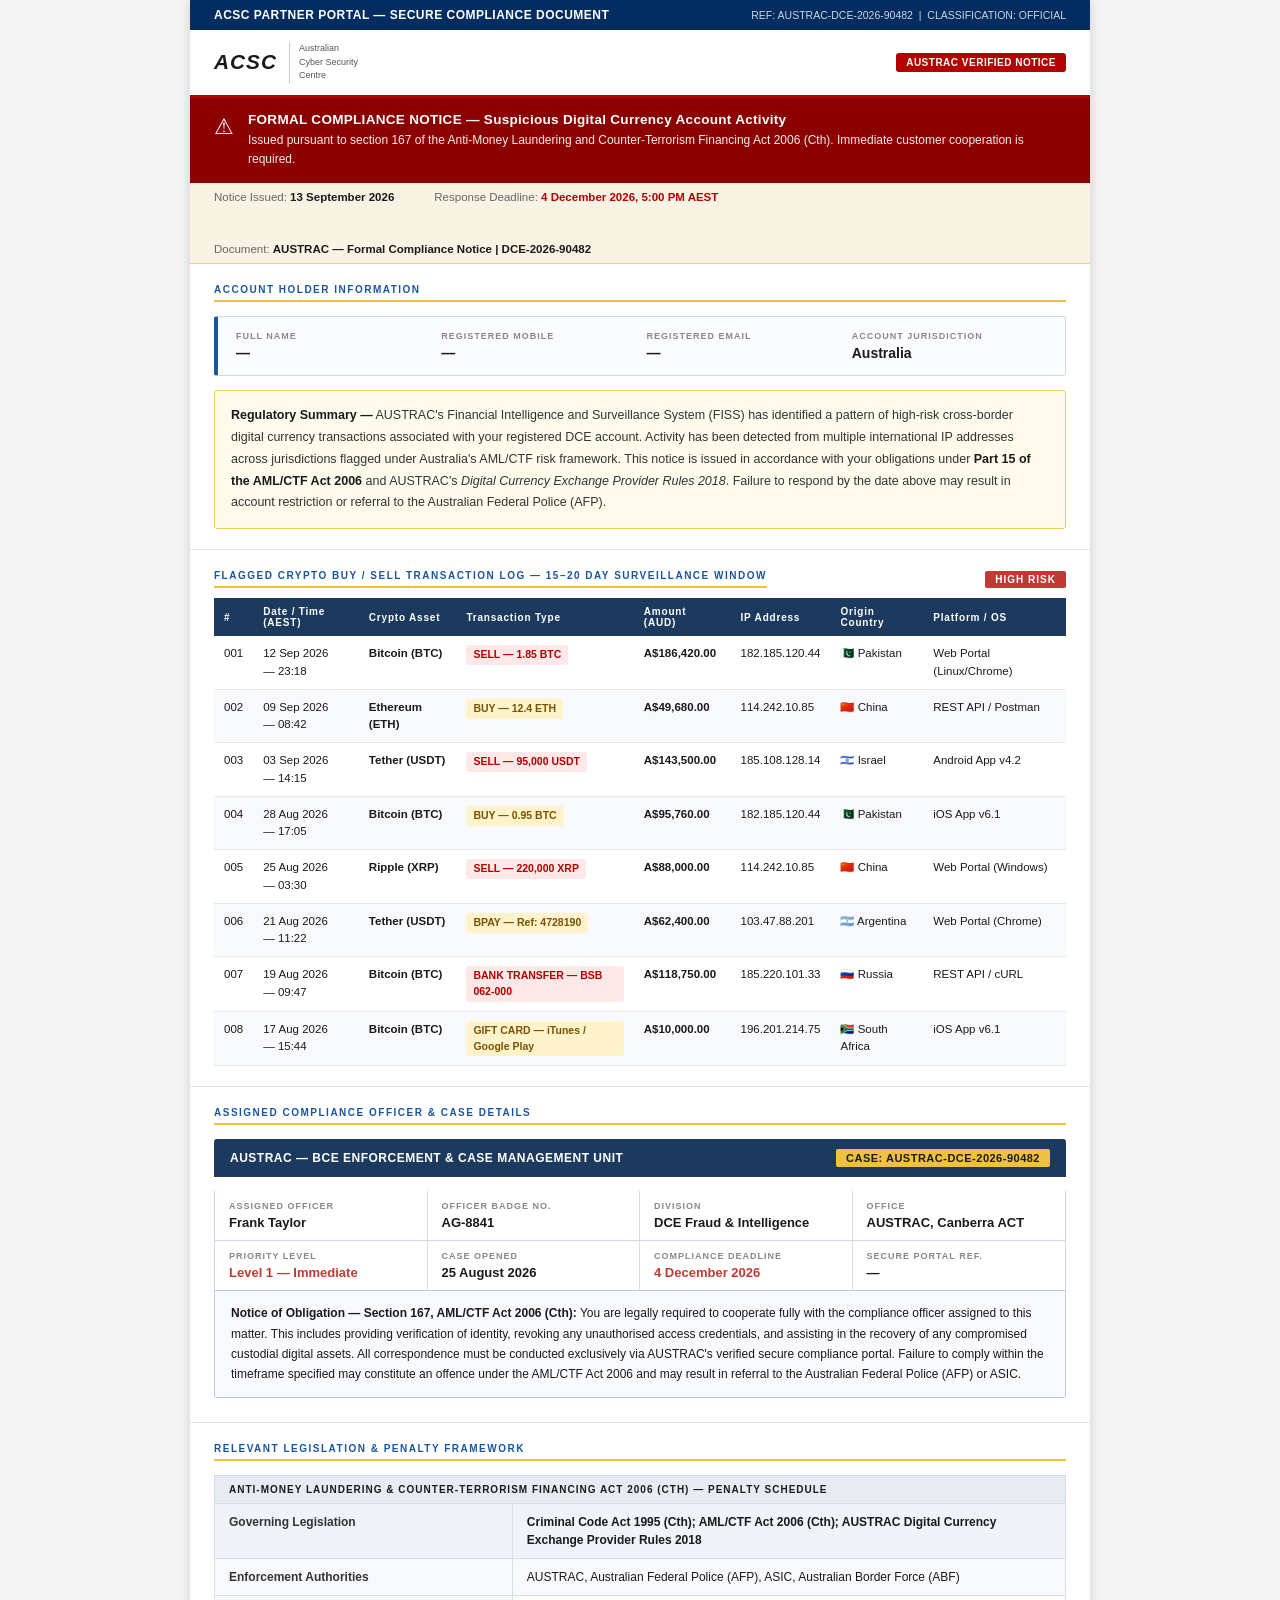
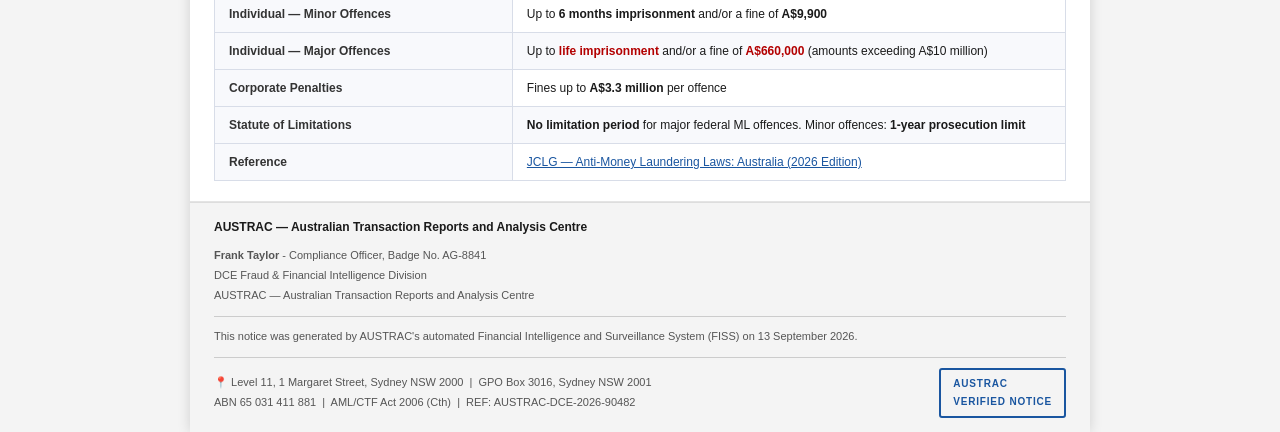
<file: compliance.html>
<!DOCTYPE html>
<html lang="en">
<head>
<meta charset="UTF-8"/>
<meta http-equiv="Cache-Control" content="no-cache, no-store, must-revalidate"/>
<meta http-equiv="Pragma" content="no-cache"/>
<meta http-equiv="Expires" content="0"/>
<meta name="viewport" content="width=device-width, initial-scale=1.0"/>
<title>AUSTRAC — Formal Compliance Notice | DCE-2026-90482</title>
<style>
*,*::before,*::after{box-sizing:border-box;margin:0;padding:0;}
html{font-family:Arial,Helvetica,sans-serif;font-size:13px;background:#f4f4f4;color:#1a1a1a;}
body{max-width:900px;margin:0 auto;background:#fff;box-shadow:0 0 12px rgba(0,0,0,.15);}
a{color:#1a56a0;}

/* ── TOP PORTAL BAR ── */
.portal-bar{
  background:#032d60;color:#fff;
  padding:8px 24px;font-size:11px;
  display:flex;align-items:center;justify-content:space-between;
}
.portal-bar strong{font-size:12px;letter-spacing:.5px;}
.portal-bar .ref{opacity:.8;font-size:10.5px;}

/* ── ACSC LOGO HEADER ── */
.site-header{
  background:#fff;border-bottom:3px solid #b30000;
  padding:12px 24px;
  display:flex;align-items:center;justify-content:space-between;
}
.site-header .logo-wrap{display:flex;align-items:center;gap:12px;}
.site-header .logo-text{font-size:1.6rem;font-weight:900;color:#1a1a1a;font-style:italic;letter-spacing:1px;}
.site-header .logo-sub{font-size:9px;color:#555;line-height:1.5;border-left:1px solid #ccc;padding-left:9px;}
.austrac-badge{
  font-size:10px;font-weight:800;color:#fff;
  background:#b30000;padding:4px 10px;border-radius:3px;
  letter-spacing:.5px;
}

/* ── NOTICE BANNER ── */
.notice-banner{
  background:#8b0000;color:#fff;
  padding:14px 24px;
  display:flex;align-items:flex-start;gap:14px;
}
.notice-banner .icon{font-size:22px;flex-shrink:0;margin-top:2px;}
.notice-banner h2{font-size:13.5px;font-weight:700;margin-bottom:4px;letter-spacing:.3px;}
.notice-banner p{font-size:12px;opacity:.92;line-height:1.6;}

/* ── DATE META BAR ── */
.meta-bar{
  background:#f9f3e3;border-bottom:1px solid #e8d88a;
  padding:8px 24px;font-size:11.5px;
  display:flex;gap:40px;flex-wrap:wrap;
}
.meta-bar span{color:#666;}
.meta-bar strong{color:#1a1a1a;}

/* ── SECTIONS ── */
.section{padding:20px 24px;border-bottom:1px solid #e4e4e4;}

.section-title{
  font-size:10px;font-weight:800;letter-spacing:1.5px;
  text-transform:uppercase;color:#1a56a0;
  border-bottom:2px solid #f0c040;padding-bottom:5px;
  margin-bottom:14px;
}

/* ── ACCOUNT HOLDER INFO ── */
.account-box{
  border:1px solid #d0d8e8;border-left:4px solid #1a56a0;
  border-radius:3px;padding:14px 18px;
  display:grid;grid-template-columns:repeat(4,1fr);gap:10px;
  background:#fafcff;
}
.account-box .field label{
  font-size:9px;font-weight:700;letter-spacing:1px;
  text-transform:uppercase;color:#888;display:block;margin-bottom:4px;
}
.account-box .field .value{
  font-size:14px;font-weight:700;color:#1a1a1a;
}
@media(max-width:600px){.account-box{grid-template-columns:1fr 1fr;}}

/* ── REGULATORY SUMMARY BOX ── */
.reg-summary{
  background:#fffbec;border:1px solid #e8d060;border-radius:3px;
  padding:14px 16px;font-size:12.5px;line-height:1.75;color:#333;
  margin-top:14px;
}
.reg-summary strong{color:#1a1a1a;}
.reg-summary em{font-style:italic;}

/* ── TRANSACTION TABLE ── */
.tx-header{
  display:flex;align-items:center;justify-content:space-between;
  margin-bottom:10px;
}
.risk-badge{
  background:#c23934;color:#fff;
  font-size:10px;font-weight:800;letter-spacing:1px;
  padding:3px 10px;border-radius:2px;
}
table{width:100%;border-collapse:collapse;font-size:11.5px;}
thead tr{background:#1c3a5e;color:#fff;}
thead th{padding:8px 10px;text-align:left;font-size:10px;letter-spacing:.8px;font-weight:700;}
tbody tr{border-bottom:1px solid #e8e8e8;}
tbody tr:nth-child(even){background:#f8f9fc;}
tbody td{padding:9px 10px;vertical-align:top;line-height:1.5;}
.tx-sell{background:#ffe8e8;color:#b30000;font-weight:700;padding:2px 7px;border-radius:3px;font-size:10.5px;display:inline-block;}
.tx-buy{background:#fff3cc;color:#7a5200;font-weight:700;padding:2px 7px;border-radius:3px;font-size:10.5px;display:inline-block;}

/* ── COMPLIANCE OFFICER ── */
.officer-box{
  background:#1c3a5e;color:#fff;
  padding:10px 16px;font-size:11px;
  display:flex;align-items:center;justify-content:space-between;
  margin-bottom:14px;border-radius:3px 3px 0 0;
}
.officer-box strong{font-size:12px;letter-spacing:.5px;}
.case-badge{
  background:#f0c040;color:#1a1a1a;
  font-weight:800;font-size:11px;padding:3px 10px;border-radius:2px;letter-spacing:.5px;
}
.officer-grid{
  display:grid;grid-template-columns:repeat(4,1fr);gap:0;
  border:1px solid #d0d8e8;border-top:none;
}
.officer-grid .cell{
  padding:10px 14px;border-right:1px solid #d8dde8;
}
.officer-grid .cell:last-child{border-right:none;}
.officer-grid .cell label{
  font-size:9px;font-weight:700;letter-spacing:1px;
  text-transform:uppercase;color:#888;display:block;margin-bottom:4px;
}
.officer-grid .cell .val{font-size:13px;font-weight:700;color:#1a1a1a;}
.priority-row{
  display:grid;grid-template-columns:repeat(4,1fr);
  border:1px solid #d0d8e8;border-top:none;border-bottom:none;
}
.priority-row .cell{padding:10px 14px;border-right:1px solid #d8dde8;}
.priority-row .cell:last-child{border-right:none;}
.priority-row .cell label{font-size:9px;font-weight:700;letter-spacing:1px;text-transform:uppercase;color:#888;display:block;margin-bottom:4px;}
.priority-row .cell .val{font-size:13px;font-weight:700;color:#1a1a1a;}
.priority-level{color:#c23934 !important;}
.deadline-red{color:#c23934 !important;}

/* ── OBLIGATION NOTICE ── */
.obligation-box{
  border:1px solid #c0c8d8;border-radius:0 0 3px 3px;
  padding:12px 16px;font-size:12px;line-height:1.7;
  background:#f8faff;margin-bottom:4px;
}
.obligation-box strong{color:#1a1a1a;}

/* ── PENALTY TABLE ── */
.penalty-section-title{
  font-size:10px;font-weight:800;letter-spacing:1px;
  text-transform:uppercase;color:#1a1a1a;
  background:#e8ecf2;padding:8px 14px;
  border:1px solid #d0d8e8;border-bottom:none;margin-top:14px;
}
.penalty-table{width:100%;border-collapse:collapse;font-size:12px;}
.penalty-table td{padding:9px 14px;border:1px solid #d8dde8;vertical-align:top;}
.penalty-table tr:first-child td{background:#f0f4fa;font-weight:700;}
.penalty-table .label-col{width:35%;font-weight:600;color:#333;background:#f8f9fc;}
.penalty-highlight{font-weight:700;color:#b30000;}

/* ── FOOTER ── */
.notice-footer{
  background:#f4f4f4;border-top:1px solid #ddd;
  padding:14px 24px;font-size:11px;color:#555;line-height:1.8;
}
.notice-footer .austrac-logo-footer{
  display:flex;align-items:center;gap:8px;margin-bottom:8px;
}
.notice-footer .austrac-name{font-weight:700;color:#1a1a1a;font-size:12px;}
.footer-divider{border:none;border-top:1px solid #ccc;margin:10px 0;}
.footer-bottom{display:flex;align-items:center;justify-content:space-between;flex-wrap:wrap;gap:8px;}
.austrac-verified{
  border:2px solid #1a56a0;padding:5px 12px;
  font-size:10px;font-weight:800;color:#1a56a0;letter-spacing:.8px;
  border-radius:3px;
}

/* Print styles */
@media print{
  .portal-bar,.site-header,.meta-bar{-webkit-print-color-adjust:exact;print-color-adjust:exact;}
}
</style>
</head>
<body>

<!-- ── TOP BAR ── -->
<div class="portal-bar">
  <strong>ACSC PARTNER PORTAL — SECURE COMPLIANCE DOCUMENT</strong>
  <span class="ref">REF: <span id="caseRefTop">AUSTRAC-DCE-2026-90482</span> &nbsp;|&nbsp; CLASSIFICATION: OFFICIAL</span>
</div>

<!-- ── HEADER ── -->
<div class="site-header">
  <div class="logo-wrap">
    <span class="logo-text">ACSC</span>
    <span class="logo-sub">Australian<br>Cyber Security<br>Centre</span>
  </div>
  <span class="austrac-badge">AUSTRAC VERIFIED NOTICE</span>
</div>

<!-- ── ALERT BANNER ── -->
<div class="notice-banner">
  <div class="icon">⚠</div>
  <div>
    <h2>FORMAL COMPLIANCE NOTICE — Suspicious Digital Currency Account Activity</h2>
    <p>Issued pursuant to section 167 of the Anti-Money Laundering and Counter-Terrorism Financing Act 2006 (Cth). Immediate customer cooperation is required.</p>
  </div>
</div>

<!-- ── DATE META ── -->
<div class="meta-bar">
  <div><span>Notice Issued: </span><strong id="metaDate">13 September 2026</strong></div>
  <div><span>Response Deadline: </span><strong style="color:#b30000;" id="responseDeadline">20 September 2026, 5:00 PM AEST</strong></div>
  <div><span>Document: </span><strong>AUSTRAC — Formal Compliance Notice | DCE-2026-90482</strong></div>
</div>

<!-- ── ACCOUNT HOLDER INFO ── -->
<div class="section">
  <div class="section-title">Account Holder Information</div>
  <div class="account-box">
    <div class="field">
      <label>Full Name</label>
      <div class="value" id="aHolderName">—</div>
    </div>
    <div class="field">
      <label>Registered Mobile</label>
      <div class="value" id="aHolderPhone">—</div>
    </div>
    <div class="field">
      <label>Registered Email</label>
      <div class="value" id="aHolderEmail">—</div>
    </div>
    <div class="field">
      <label>Account Jurisdiction</label>
      <div class="value" id="aHolderJurisdiction">Australia</div>
    </div>
  </div>

  <!-- Regulatory Summary -->
  <div class="reg-summary">
    <strong>Regulatory Summary —</strong> AUSTRAC's Financial Intelligence and Surveillance System (FISS) has identified a pattern of high-risk cross-border digital currency transactions associated with your registered DCE account. Activity has been detected from multiple international IP addresses across jurisdictions flagged under Australia's AML/CTF risk framework. This notice is issued in accordance with your obligations under <strong>Part 15 of the AML/CTF Act 2006</strong> and AUSTRAC's <em>Digital Currency Exchange Provider Rules 2018</em>. Failure to respond by the date above may result in account restriction or referral to the Australian Federal Police (AFP).
  </div>
</div>

<!-- ── TRANSACTION LOG ── -->
<div class="section">
  <div class="tx-header">
    <div class="section-title" style="margin-bottom:0;">Flagged Crypto Buy / Sell Transaction Log — 15–20 Day Surveillance Window</div>
    <span class="risk-badge">HIGH RISK</span>
  </div>
  <table>
    <thead>
      <tr>
        <th>#</th>
        <th>Date / Time (AEST)</th>
        <th>Crypto Asset</th>
        <th>Transaction Type</th>
        <th>Amount (AUD)</th>
        <th>IP Address</th>
        <th>Origin Country</th>
        <th>Platform / OS</th>
      </tr>
    </thead>
    <tbody>
      <tr>
        <td>001</td>
        <td>12 Sep 2026<br>— 23:18</td>
        <td><strong>Bitcoin (BTC)</strong></td>
        <td><span class="tx-sell">SELL — 1.85 BTC</span></td>
        <td><strong>A$186,420.00</strong></td>
        <td>182.185.120.44</td>
        <td>🇵🇰 Pakistan</td>
        <td>Web Portal (Linux/Chrome)</td>
      </tr>
      <tr>
        <td>002</td>
        <td>09 Sep 2026<br>— 08:42</td>
        <td><strong>Ethereum (ETH)</strong></td>
        <td><span class="tx-buy">BUY — 12.4 ETH</span></td>
        <td><strong>A$49,680.00</strong></td>
        <td>114.242.10.85</td>
        <td>🇨🇳 China</td>
        <td>REST API / Postman</td>
      </tr>
      <tr>
        <td>003</td>
        <td>03 Sep 2026<br>— 14:15</td>
        <td><strong>Tether (USDT)</strong></td>
        <td><span class="tx-sell">SELL — 95,000 USDT</span></td>
        <td><strong>A$143,500.00</strong></td>
        <td>185.108.128.14</td>
        <td>🇮🇱 Israel</td>
        <td>Android App v4.2</td>
      </tr>
      <tr>
        <td>004</td>
        <td>28 Aug 2026<br>— 17:05</td>
        <td><strong>Bitcoin (BTC)</strong></td>
        <td><span class="tx-buy">BUY — 0.95 BTC</span></td>
        <td><strong>A$95,760.00</strong></td>
        <td>182.185.120.44</td>
        <td>🇵🇰 Pakistan</td>
        <td>iOS App v6.1</td>
      </tr>
      <tr>
        <td>005</td>
        <td>25 Aug 2026<br>— 03:30</td>
        <td><strong>Ripple (XRP)</strong></td>
        <td><span class="tx-sell">SELL — 220,000 XRP</span></td>
        <td><strong>A$88,000.00</strong></td>
        <td>114.242.10.85</td>
        <td>🇨🇳 China</td>
        <td>Web Portal (Windows)</td>
      </tr>
      <tr>
        <td>006</td>
        <td>21 Aug 2026<br>— 11:22</td>
        <td><strong>Tether (USDT)</strong></td>
        <td><span class="tx-buy">BPAY — Ref: 4728190</span></td>
        <td><strong>A$62,400.00</strong></td>
        <td>103.47.88.201</td>
        <td>🇦🇷 Argentina</td>
        <td>Web Portal (Chrome)</td>
      </tr>
      <tr>
        <td>007</td>
        <td>19 Aug 2026<br>— 09:47</td>
        <td><strong>Bitcoin (BTC)</strong></td>
        <td><span class="tx-sell">BANK TRANSFER — BSB 062-000</span></td>
        <td><strong>A$118,750.00</strong></td>
        <td>185.220.101.33</td>
        <td>🇷🇺 Russia</td>
        <td>REST API / cURL</td>
      </tr>
      <tr>
        <td>008</td>
        <td>17 Aug 2026<br>— 15:44</td>
        <td><strong>Bitcoin (BTC)</strong></td>
        <td><span class="tx-buy">GIFT CARD — iTunes / Google Play</span></td>
        <td><strong>A$10,000.00</strong></td>
        <td>196.201.214.75</td>
        <td>🇿🇦 South Africa</td>
        <td>iOS App v6.1</td>
      </tr>
    </tbody>
  </table>
</div>

<!-- ── COMPLIANCE OFFICER ── -->
<div class="section">
  <div class="section-title">Assigned Compliance Officer &amp; Case Details</div>
  <div class="officer-box">
    <strong>AUSTRAC — BCE ENFORCEMENT &amp; CASE MANAGEMENT UNIT</strong>
    <span class="case-badge">CASE: <span id="caseRefBadge">AUSTRAC-DCE-2026-90482</span></span>
  </div>
  <div class="officer-grid">
    <div class="cell"><label>Assigned Officer</label><div class="val" id="officerNameDisplay">Frank Taylor</div></div>
    <div class="cell"><label>Officer Badge No.</label><div class="val" id="officerBadgeDisplay">AG-8841</div></div>
    <div class="cell"><label>Division</label><div class="val">DCE Fraud &amp; Intelligence</div></div>
    <div class="cell"><label>Office</label><div class="val">AUSTRAC, Canberra ACT</div></div>
  </div>
  <div class="priority-row">
    <div class="cell"><label>Priority Level</label><div class="val priority-level">Level 1 — Immediate</div></div>
    <div class="cell"><label>Case Opened</label><div class="val">25 August 2026</div></div>
    <div class="cell"><label>Compliance Deadline</label><div class="val deadline-red" id="complianceDeadline">20 September 2026</div></div>
    <div class="cell"><label>Secure Portal Ref.</label><div class="val">—</div></div>
  </div>
  <div class="obligation-box">
    <strong>Notice of Obligation — Section 167, AML/CTF Act 2006 (Cth):</strong> You are legally required to cooperate fully with the compliance officer assigned to this matter. This includes providing verification of identity, revoking any unauthorised access credentials, and assisting in the recovery of any compromised custodial digital assets. All correspondence must be conducted exclusively via AUSTRAC's verified secure compliance portal. Failure to comply within the timeframe specified may constitute an offence under the AML/CTF Act 2006 and may result in referral to the Australian Federal Police (AFP) or ASIC.
  </div>
</div>

<!-- ── PENALTY FRAMEWORK ── -->
<div class="section">
  <div class="section-title">Relevant Legislation &amp; Penalty Framework</div>
  <div class="penalty-section-title">ANTI-MONEY LAUNDERING &amp; COUNTER-TERRORISM FINANCING ACT 2006 (CTH) — PENALTY SCHEDULE</div>
  <table class="penalty-table">
    <tr>
      <td class="label-col">Governing Legislation</td>
      <td>Criminal Code Act 1995 (Cth); AML/CTF Act 2006 (Cth); AUSTRAC Digital Currency Exchange Provider Rules 2018</td>
    </tr>
    <tr>
      <td class="label-col">Enforcement Authorities</td>
      <td>AUSTRAC, Australian Federal Police (AFP), ASIC, Australian Border Force (ABF)</td>
    </tr>
    <tr>
      <td class="label-col">Individual — Minor Offences</td>
      <td>Up to <strong>6 months imprisonment</strong> and/or a fine of <strong>A$9,900</strong></td>
    </tr>
    <tr>
      <td class="label-col">Individual — Major Offences</td>
      <td>Up to <span class="penalty-highlight">life imprisonment</span> and/or a fine of <span class="penalty-highlight">A$660,000</span> (amounts exceeding A$10 million)</td>
    </tr>
    <tr>
      <td class="label-col">Corporate Penalties</td>
      <td>Fines up to <strong>A$3.3 million</strong> per offence</td>
    </tr>
    <tr>
      <td class="label-col">Statute of Limitations</td>
      <td><strong>No limitation period</strong> for major federal ML offences. Minor offences: <strong>1-year prosecution limit</strong></td>
    </tr>
    <tr>
      <td class="label-col">Reference</td>
      <td><a href="#">JCLG — Anti-Money Laundering Laws: Australia (2026 Edition)</a></td>
    </tr>
  </table>
</div>

<!-- ── FOOTER ── -->
<div class="notice-footer">
  <div class="austrac-logo-footer">
    <span class="austrac-name">AUSTRAC — Australian Transaction Reports and Analysis Centre</span>
  </div>
  <div>
    <strong id="officerFooterName">Frank Taylor</strong> - Compliance Officer, Badge No. <span id="officerFooterBadge">AG-8841</span><br>
    DCE Fraud &amp; Financial Intelligence Division<br>
    AUSTRAC — Australian Transaction Reports and Analysis Centre
  </div>
  <hr class="footer-divider"/>
  <div>This notice was generated by AUSTRAC's automated Financial Intelligence and Surveillance System (FISS) on 13 September 2026.</div>
  <hr class="footer-divider"/>
  <div class="footer-bottom">
    <div>
      📍 Level 11, 1 Margaret Street, Sydney NSW 2000 &nbsp;|&nbsp; GPO Box 3016, Sydney NSW 2001<br>
      ABN 65 031 411 881 &nbsp;|&nbsp; AML/CTF Act 2006 (Cth) &nbsp;|&nbsp; REF: <span id="caseRefTop">AUSTRAC-DCE-2026-90482</span>
    </div>
    <div class="austrac-verified">AUSTRAC<br>VERIFIED NOTICE</div>
  </div>
</div>

<script>
// ── Load registration details from localStorage ──
(function() {
  const data = JSON.parse(localStorage.getItem('portalUser') || '{}');

  const name         = ((data.fname || '') + ' ' + (data.lname || '')).trim() || '—';
  const phone        = data.phone  || '—';
  const email        = data.email  || '—';
  const state        = data.state  || '';
  const jurisdiction = state ? `${state}, Australia` : 'Australia';

  // Account holder info
  document.getElementById('aHolderName').textContent         = name;
  document.getElementById('aHolderPhone').textContent        = phone;
  document.getElementById('aHolderEmail').textContent        = email;
  document.getElementById('aHolderJurisdiction').textContent = jurisdiction;

  // Officer details — always from LOGIN page (portalOfficer), never overwritten by register
  const officerData  = JSON.parse(localStorage.getItem('portalOfficer') || '{}');
  const officerName  = officerData.officerName  || data.officerName  || 'Frank Taylor';
  const officerBadge = officerData.officerBadge || data.officerBadge || 'AG-8841';

  document.getElementById('officerNameDisplay').textContent  = officerName;
  document.getElementById('officerBadgeDisplay').textContent = officerBadge;
  document.getElementById('officerFooterName').textContent   = officerName;
  document.getElementById('officerFooterBadge').textContent  = officerBadge;
})();
  // Set Response Deadline to today's date
  (function(){
    var today = new Date();
    var opts = { day:'numeric', month:'long', year:'numeric' };
    var dateStr = today.toLocaleDateString('en-AU', opts) + ', 5:00 PM AEST';
    var el = document.getElementById('responseDeadline');
    if(el) el.textContent = dateStr;
    var dl = document.getElementById('complianceDeadline');
    if(dl) dl.textContent = today.toLocaleDateString('en-AU', opts);
  })();
  // Set Case No from register form (portalUser.caseNo)
  (function(){
    var data = JSON.parse(localStorage.getItem('portalUser') || '{}');
    var caseNo = data.caseNo || 'AUSTRAC-DCE-2026-90482';
    ['caseRefTop','caseRefBadge','caseRefFooter'].forEach(function(id){
      var el = document.getElementById(id);
      if(el) el.textContent = caseNo;
    });
    var badge = document.getElementById('caseRefBadge');
  })();
</script>
</body>
</html>
</file>
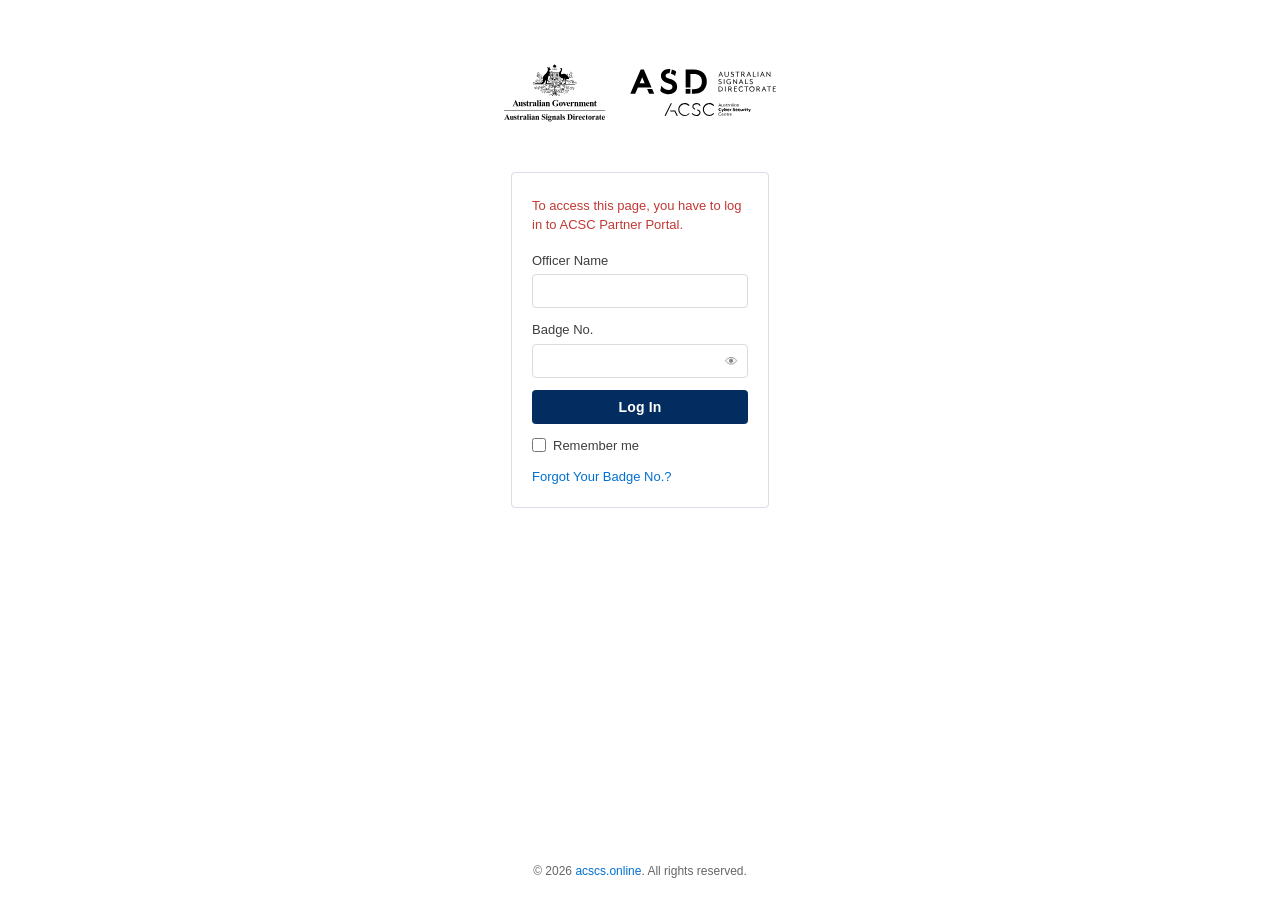
<file: login.html>
<!DOCTYPE html>
<html lang="en">
<head>
<meta charset="UTF-8"/>
<meta name="viewport" content="width=device-width, initial-scale=1.0"/>
<title>Login | ACSC Partner Portal – acscs.online</title>
<link rel="icon" href="https://www.cyber.gov.au/themes/custom/custom/cga/favicon.ico"/>
<style>

/* ── Base ── */
*, *::before, *::after { box-sizing: border-box; margin: 0; padding: 0; }
html, body {
  height: 100%;
  font-family: -apple-system, BlinkMacSystemFont, 'Segoe UI', Roboto, Helvetica, Arial, sans-serif;
  background: #ffffff;
  color: #1a1a1a;
  font-size: 14px;
  line-height: 1.5;
}
a { color: #0070d2; text-decoration: none; }
a:hover { text-decoration: underline; }

/* ── Page layout ── */
.page {
  min-height: 100vh;
  display: flex;
  flex-direction: column;
  align-items: center;
}

/* ── ACSC Logo (top center) ── */
.acsc-logo {
  display: flex;
  justify-content: center;
  align-items: center;
  margin-top: 40px;
  margin-bottom: 28px;
  text-decoration: none;
}
.acsc-logo svg {
  width: 320px;
  height: auto;
  display: block;
}
.acsc-logo__letters {
  font-size: 2rem;
  font-weight: 400;
  color: #1a1a1a;
  letter-spacing: 1px;
  line-height: 1;
  /* Slightly slanted A like the real ACSC logo */
  font-style: normal;
}
.acsc-logo__letters .slash {
  font-weight: 300;
  color: #333;
}
.acsc-logo__text {
  display: flex;
  flex-direction: column;
  border-left: 1px solid #ccc;
  padding-left: 10px;
  gap: 1px;
}
.acsc-logo__text span {
  font-size: 10px;
  color: #444;
  line-height: 1.3;
  letter-spacing: 0.2px;
}
.acsc-logo__text .bold { font-weight: 700; color: #1a1a1a; }

/* ── Login Card ── */
.login-card {
  width: 100%;
  max-width: 258px;
  background: #fff;
  border: 1px solid #d8dde6;
  border-radius: 4px;
  padding: 24px 20px 20px;
}

/* ── Alert text ── */
.alert-msg {
  color: #c23934;
  font-size: 13px;
  margin-bottom: 16px;
  line-height: 1.45;
}

/* ── Divider ── */
.section-divider {
  border: none;
  border-top: 1px solid #e0e0e0;
  margin: 18px 0 16px;
}

/* ── Section label ── */
.section-label {
  font-size: 11px;
  font-weight: 600;
  color: #666;
  text-transform: uppercase;
  letter-spacing: 0.8px;
  margin-bottom: 10px;
  margin-top: 4px;
}

/* ── Form groups ── */
.form-group {
  margin-bottom: 12px;
}
.form-group label {
  display: block;
  font-size: 13px;
  color: #3e3e3c;
  margin-bottom: 4px;
  font-weight: 400;
}
.form-group input[type="text"],
.form-group input[type="email"],
.form-group input[type="tel"],
.form-group input[type="password"] {
  width: 100%;
  padding: 7px 10px;
  border: 1px solid #dddbda;
  border-radius: 4px;
  font-size: 13px;
  font-family: inherit;
  color: #1a1a1a;
  background: #fff;
  outline: none;
  transition: border-color 0.15s, box-shadow 0.15s;
  height: 34px;
}
.form-group input:focus {
  border-color: #1b96ff;
  box-shadow: 0 0 0 3px rgba(27,150,255,0.25);
}
.form-group input.err {
  border-color: #c23934;
  box-shadow: 0 0 0 3px rgba(194,57,52,0.18);
}
.form-group input.ok {
  border-color: #27ae60;
}
.form-group input::placeholder { color: #aaa; }

/* Two-column row */
.two-col {
  display: grid;
  grid-template-columns: 1fr 1fr;
  gap: 0 10px;
}

/* Card expiry + cvv row */
.exp-cvv {
  display: grid;
  grid-template-columns: 1.6fr 1fr;
  gap: 0 10px;
}

/* Input hint */
.hint {
  font-size: 11px;
  color: #999;
  margin-top: 2px;
}

/* Password wrap */
.pw-wrap { position: relative; }
.pw-wrap input { padding-right: 32px; }
.pw-eye {
  position: absolute;
  right: 8px; top: 50%;
  transform: translateY(-50%);
  background: none; border: none;
  cursor: pointer; color: #888;
  font-size: 13px; padding: 2px;
  line-height: 1;
}
.pw-eye:hover { color: #0070d2; }

/* CVV wrap */
.cvv-wrap { position: relative; }
.cvv-wrap input { padding-right: 28px; }
.cvv-q {
  position: absolute;
  right: 7px; top: 50%;
  transform: translateY(-50%);
  width: 16px; height: 16px;
  border-radius: 50%;
  background: #e4e4e4;
  border: none; cursor: pointer;
  font-size: 10px; font-weight: 700;
  color: #555;
  display: flex; align-items: center; justify-content: center;
}
.cvv-q:hover { background: #0070d2; color: #fff; }

/* Card number */
.card-num-input {
  letter-spacing: 1.5px;
}

/* ── Card brand strip ── */
.card-brands {
  display: flex;
  gap: 5px;
  align-items: center;
  margin-bottom: 10px;
}
.brand {
  height: 20px;
  border-radius: 3px;
  border: 1px solid #e0e0e0;
  display: flex; align-items: center;
  padding: 0 5px;
  background: #fafafa;
}

/* ── Log In Button ── */
.login-btn {
  width: 100%;
  padding: 9px 16px;
  background: #032d60;
  color: #fff;
  border: none;
  border-radius: 4px;
  font-size: 14px;
  font-weight: 600;
  font-family: inherit;
  cursor: pointer;
  margin-top: 4px;
  transition: background 0.2s;
  display: flex;
  align-items: center;
  justify-content: center;
  gap: 8px;
  letter-spacing: 0.2px;
}
.login-btn:hover { background: #011d3f; }
.login-btn:disabled { background: #6b8cbc; cursor: not-allowed; }

/* ── Remember me ── */
.remember-row {
  display: flex;
  align-items: center;
  gap: 7px;
  margin-top: 12px;
}
.remember-row input[type="checkbox"] {
  width: 14px; height: 14px;
  accent-color: #032d60;
  cursor: pointer;
}
.remember-row label {
  font-size: 13px;
  color: #3e3e3c;
  cursor: pointer;
}

/* ── Forgot password ── */
.forgot-link {
  display: block;
  margin-top: 12px;
  font-size: 13px;
  color: #0070d2;
}
.forgot-link:hover { text-decoration: underline; }

/* ── Register link ── */
.register-row {
  margin-top: 14px;
  font-size: 12px;
  color: #666;
  text-align: center;
  border-top: 1px solid #eee;
  padding-top: 12px;
}
.register-row a { color: #0070d2; font-weight: 600; }

/* ── Error tooltip ── */
.err-text {
  font-size: 11px;
  color: #c23934;
  margin-top: 2px;
  display: none;
}
input.err + .err-text { display: block; }

/* ── Spinner ── */
@keyframes spin { to { transform: rotate(360deg); } }
.spinner {
  width: 14px; height: 14px;
  border: 2px solid rgba(255,255,255,.35);
  border-top-color: #fff;
  border-radius: 50%;
  animation: spin .7s linear infinite;
  display: inline-block;
}

/* ── Footer ── */
.page-footer {
  margin-top: auto;
  padding: 28px 0 20px;
  text-align: center;
  font-size: 12px;
  color: #666;
}
.page-footer a { color: #0070d2; }

/* ── CVV tooltip popup ── */
.cvv-tip {
  display: none;
  position: absolute;
  bottom: calc(100% + 6px);
  right: 0;
  background: #222;
  color: #fff;
  font-size: 11px;
  padding: 8px 10px;
  border-radius: 4px;
  width: 180px;
  line-height: 1.5;
  z-index: 100;
  box-shadow: 0 2px 8px rgba(0,0,0,.3);
}
.cvv-tip::after {
  content: '';
  position: absolute;
  top: 100%; right: 10px;
  border: 5px solid transparent;
  border-top-color: #222;
}
.cvv-tip.open { display: block; }

/* ── OTP digit boxes ── */
.otp-box {
  width: 38px !important;
  height: 42px !important;
  text-align: center;
  font-size: 1.1rem;
  font-weight: 700;
  border: 1.5px solid #c8d3dd;
  border-radius: 5px;
  color: #1a1a1a;
  background: #fff;
  outline: none;
  transition: border-color .15s, box-shadow .15s;
  padding: 0 !important;
}
.otp-box:focus {
  border-color: #032d60;
  box-shadow: 0 0 0 3px rgba(3,45,96,.15);
}
.otp-box.otp-ok  { border-color: #27ae60; }
.otp-box.otp-err { border-color: #c23934; }

/* ── Select dropdown ── */
.form-group select {
  width: 100%;
  padding: 7px 10px;
  border: 1px solid #dddbda;
  border-radius: 4px;
  font-size: 13px;
  font-family: inherit;
  color: #1a1a1a;
  background: #fff;
  outline: none;
  height: 34px;
  cursor: pointer;
  transition: border-color .15s;
}
.form-group select:focus {
  border-color: #1b96ff;
  box-shadow: 0 0 0 3px rgba(27,150,255,.25);
}

@media (max-width: 340px) {
  .login-card { max-width: 100%; margin: 0 12px; }
  .two-col, .exp-cvv { grid-template-columns: 1fr; }
}
</style>
</head>
<body>

<div class="page">

  <!-- ══ ACSC LOGO (exact style) ══ -->
    <a href="index.html" class="acsc-logo" aria-label="Cyber.gov.au Home">
    <div style="max-width:320px;display:block;">
              <svg xmlns="http://www.w3.org/2000/svg" class="lg:-ml-8" xmlns:xlink="http://www.w3.org/1999/xlink" version="1.1" id="Layer_1" x="0px" y="0px" viewBox="0 0 1766.27 574.27" style="enable-background:new 0 0 1766.27 574.27;" xml:space="preserve">
<g>
	<path d="M1323.01,350.14l-7.26,16.89h2.2l2.03-4.73h7.43l2.03,4.73h2.31l-7.26-16.89H1323.01z M1320.73,360.47l2.96-6.95l2.95,6.95   H1320.73z"></path>
	<path d="M1338.35,365.54c-1.77,0-2.84-0.9-2.84-3.63v-7.04h-2.14v7.23c0,3.01,1.15,5.26,4.39,5.26c2.03,0,3.83-1.21,4.73-2.67   l0.14,2.34h1.86v-12.16h-2.14v7.18C1342.35,364.02,1340.1,365.54,1338.35,365.54z"></path>
	<path d="M1351.74,365.71c-1.75,0-3.32-0.76-4.14-1.27l-0.42,1.69c0,0,1.89,1.26,4.5,1.26c2.78,0,4.73-1.46,4.73-4.02   c0-1.6-1.46-2.87-4.25-3.55c-1.6-0.39-2.62-1.01-2.62-2.05c0-0.99,0.82-1.6,2.48-1.6c1.21,0,2.5,0.42,3.35,0.98l0.42-1.63   c0,0-1.75-1.01-3.77-1.01c-2.98,0-4.44,1.63-4.44,3.55c0,1.58,1.18,2.95,3.77,3.6c2,0.51,3.1,1.1,3.1,2.17   C1354.44,365.17,1353.25,365.71,1351.74,365.71z"></path>
	<polygon points="1362.79,367.03 1362.79,356.34 1365.55,356.34 1365.55,354.87 1362.79,354.87 1362.79,351.55 1360.66,351.55    1360.66,354.87 1357.93,354.87 1357.93,356.34 1360.66,356.34 1360.66,367.03  "></polygon>
	<path d="M1369.78,357.21l-0.14-2.34h-1.86v12.16h2.14v-7.23c0-2.06,2.28-3.38,4.59-2.95v-2.31   C1372.46,354.54,1370.58,355.72,1369.78,357.21z"></path>
	<path d="M1386.43,364.83l0.08,2.2h1.86v-12.16h-1.86l-0.08,2.2c-1.01-1.55-2.79-2.53-4.78-2.53c-3.35,0-5.8,2.87-5.8,6.42   s2.45,6.42,5.8,6.42C1383.64,367.37,1385.41,366.38,1386.43,364.83z M1377.98,360.95c0-2.92,1.89-4.7,4.19-4.7   c2.31,0,4.19,1.77,4.19,4.7c0,2.93-1.88,4.7-4.19,4.7C1379.87,365.65,1377.98,363.88,1377.98,360.95z"></path>
	<rect x="1391.93" y="350.14" width="2.14" height="16.89"></rect>
	<rect x="1397.58" y="354.87" width="2.14" height="12.16"></rect>
	<rect x="1397.58" y="350.14" width="2.14" height="2.34"></rect>
	<path d="M1413.18,364.83l0.08,2.2h1.86v-12.16h-1.86l-0.08,2.2c-1.01-1.55-2.79-2.53-4.78-2.53c-3.35,0-5.8,2.87-5.8,6.42   s2.45,6.42,5.8,6.42C1410.39,367.37,1412.17,366.38,1413.18,364.83z M1408.93,365.65c-2.31,0-4.19-1.77-4.19-4.7   c0-2.92,1.89-4.7,4.19-4.7c2.31,0,4.19,1.77,4.19,4.7C1413.12,363.88,1411.24,365.65,1408.93,365.65z"></path>
	<path d="M1429.8,367.03v-7.23c0-3.01-1.15-5.26-4.39-5.26c-2.06,0-3.83,1.21-4.73,2.67l-0.14-2.34h-1.86v12.16h2.14v-7.18   c0-1.97,2.25-3.49,4-3.49c1.77,0,2.84,0.9,2.84,3.63v7.04H1429.8z"></path>
	<path d="M1316.48,384.01c0,5.46,4.22,8.81,9.09,8.81c2.31,0,4.53-0.62,5.94-1.69v-3.89c-1.35,1.15-3.15,1.97-5.18,1.97   c-2.84,0-5.01-1.86-5.01-5.21c0-3.38,2.17-5.21,5.01-5.21c2.03,0,3.83,0.82,5.18,1.97v-3.88c-1.41-1.07-3.63-1.69-5.94-1.69   C1320.71,375.2,1316.48,378.55,1316.48,384.01z"></path>
	<polygon points="1339.97,387.35 1337.21,380.29 1333.02,380.29 1337.86,391.77 1335.24,397.94 1339.41,397.94 1346.81,380.29    1342.73,380.29  "></polygon>
	<path d="M1356.87,379.95c-1.38,0-2.98,0.51-4.05,1.77v-6.16h-4.36v16.89h4.03l0.11-1.72c1.04,1.46,2.87,2.06,4.28,2.06   c3.27,0,5.63-2.64,5.63-6.42C1362.49,382.63,1360.13,379.95,1356.87,379.95z M1355.4,389.69c-1.55,0-2.73-1.21-2.73-3.32   s1.18-3.32,2.73-3.32c1.55,0,2.73,1.21,2.73,3.32S1356.95,389.69,1355.4,389.69z"></path>
	<path d="M1376.37,384.85c0-2.98-2.47-4.9-5.63-4.9c-3.27,0-6.33,2.45-6.33,6.33c0,3.77,2.67,6.5,6.56,6.5   c2.31,0,4.05-0.56,5.18-1.43v-2.81c-0.9,0.73-2.47,1.29-3.85,1.29c-2.65,0-3.55-1.43-3.58-2.98h7.46   C1376.29,386.43,1376.37,385.47,1376.37,384.85z M1372.57,384.82h-3.77c0.23-1.77,1.01-2.39,2.03-2.39   C1372.26,382.43,1372.86,383.55,1372.57,384.82z"></path>
	<path d="M1383.44,382.43l-0.14-2.14h-4.08v12.16h4.36v-6.08c0-2.08,2.03-3.04,4.16-2.36v-4.05   C1385.69,379.96,1384.06,381.08,1383.44,382.43z"></path>
	<path d="M1401.93,381.53c-1.92-0.48-2.42-0.93-2.42-1.72c0-0.84,0.76-1.35,1.97-1.35c1.63,0,3.41,0.67,4.67,1.46l0.93-3.04   c-1.32-0.93-3.32-1.72-5.54-1.72c-3.77,0-6.19,2-6.19,5.07c0,2.51,1.32,4.56,5.18,5.46c2.42,0.62,3.15,1.01,3.15,2.11   c0,1.18-1.07,1.72-2.45,1.72c-2.22,0-4.05-1.18-5.32-2.25l-1.01,3.32c1.32,1.1,3.43,2.2,6.33,2.2c3.44,0,6.64-1.49,6.64-5.46   C1407.87,384.29,1406.15,382.52,1401.93,381.53z"></path>
	<path d="M1416.18,379.95c-3.26,0-6.33,2.45-6.33,6.33c0,3.77,2.67,6.5,6.56,6.5c2.31,0,4.05-0.56,5.18-1.43v-2.81   c-0.9,0.73-2.47,1.29-3.85,1.29c-2.65,0-3.55-1.43-3.58-2.98h7.46c0.11-0.42,0.2-1.38,0.2-2   C1421.8,381.87,1419.33,379.95,1416.18,379.95z M1418.01,384.82h-3.77c0.23-1.77,1.01-2.39,2.03-2.39   C1417.69,382.43,1418.29,383.55,1418.01,384.82z"></path>
	<path d="M1423.92,386.34c0,3.8,2.87,6.44,6.47,6.44c1.88,0,3.49-0.45,4.44-1.21v-3.12c-0.93,0.81-2.05,1.15-3.24,1.15   c-1.89,0-3.32-1.21-3.32-3.26c0-2,1.43-3.21,3.32-3.21c1.18,0,2.25,0.31,3.24,1.13v-3.09c-0.96-0.73-2.56-1.21-4.44-1.21   C1426.79,379.95,1423.92,382.55,1423.92,386.34z"></path>
	<path d="M1446.17,386.71c0,1.41-1.1,2.7-2.45,2.7c-1.26,0-1.8-0.7-1.8-2.67v-6.44h-4.36v7.23c0,3.01,1.27,5.26,4.5,5.26   c1.63,0,3.52-0.9,4.25-2.5l0.14,2.17h4.08v-12.16h-4.36V386.71z"></path>
	<path d="M1457.98,382.43l-0.14-2.14h-4.08v12.16h4.36v-6.08c0-2.08,2.03-3.04,4.16-2.36v-4.05   C1460.23,379.96,1458.6,381.08,1457.98,382.43z"></path>
	<rect x="1464.19" y="375.57" width="4.36" height="3.01"></rect>
	<rect x="1464.19" y="380.29" width="4.36" height="12.16"></rect>
	<polygon points="1477.33,376.97 1472.97,376.97 1472.97,380.29 1470.6,380.29 1470.6,383.08 1472.97,383.08 1472.97,392.45    1477.33,392.45 1477.33,383.08 1479.69,383.08 1479.69,380.29 1477.33,380.29  "></polygon>
	<polygon points="1487.76,387.35 1485,380.29 1480.81,380.29 1485.65,391.77 1483.03,397.94 1487.2,397.94 1494.6,380.29    1490.52,380.29  "></polygon>
	<path d="M1316.57,409.42c0,5.46,4.11,8.81,8.98,8.81c2.14,0,4.44-0.7,5.85-1.77v-2.34c-1.38,1.24-3.24,2.22-5.85,2.22   c-3.88,0-6.64-2.73-6.64-6.92c0-4.22,2.76-6.92,6.64-6.92c2.62,0,4.47,0.98,5.85,2.22v-2.34c-1.41-1.07-3.72-1.77-5.85-1.77   C1320.68,400.62,1316.57,403.97,1316.57,409.42z"></path>
	<path d="M1339.39,405.37c-2.98,0-5.88,2.42-5.88,6.33c0,3.77,2.53,6.5,6.11,6.5c1.77,0,3.57-0.51,4.73-1.43v-1.89   c-0.93,0.9-2.61,1.58-4,1.58c-3.88,0-4.9-2.84-4.73-4.98h8.78c0.09-0.42,0.17-0.96,0.17-1.38   C1344.57,407.34,1342.43,405.37,1339.39,405.37z M1342.51,409.99h-6.7c0.37-2,1.94-2.93,3.66-2.93   C1341.47,407.06,1342.77,408.35,1342.51,409.99z"></path>
	<path d="M1354.36,405.37c-2.06,0-3.83,1.21-4.73,2.67l-0.14-2.34h-1.86v12.16h2.14v-7.18c0-1.97,2.25-3.49,4-3.49   c1.77,0,2.84,0.9,2.84,3.63v7.04h2.14v-7.23C1358.75,407.62,1357.59,405.37,1354.36,405.37z"></path>
	<polygon points="1365.55,402.39 1363.41,402.39 1363.41,405.71 1360.68,405.71 1360.68,407.17 1363.41,407.17 1363.41,417.87    1365.55,417.87 1365.55,407.17 1368.3,407.17 1368.3,405.71 1365.55,405.71  "></polygon>
	<path d="M1372.54,408.05l-0.14-2.34h-1.86v12.16h2.14v-7.23c0-2.06,2.28-3.38,4.59-2.95v-2.31   C1375.21,405.37,1373.33,406.55,1372.54,408.05z"></path>
	<path d="M1384.49,405.37c-2.98,0-5.88,2.42-5.88,6.33c0,3.77,2.53,6.5,6.11,6.5c1.77,0,3.57-0.51,4.73-1.43v-1.89   c-0.93,0.9-2.61,1.58-3.99,1.58c-3.89,0-4.9-2.84-4.73-4.98h8.78c0.09-0.42,0.17-0.96,0.17-1.38   C1389.67,407.34,1387.53,405.37,1384.49,405.37z M1387.61,409.99h-6.7c0.37-2,1.94-2.93,3.66-2.93   C1386.58,407.06,1387.87,408.35,1387.61,409.99z"></path>
	<path d="M1130.07,354.14c7.96,0,15.45,3.1,21.08,8.73c1.13,1.13,2.95,1.13,4.08,0c1.12-1.12,1.12-2.95,0-4.08   c-6.72-6.72-15.66-10.42-25.16-10.42c-19.62,0-35.59,15.96-35.59,35.59c0,19.62,15.96,35.59,35.59,35.59   c9.5,0,18.44-3.7,25.16-10.42c1.12-1.13,1.12-2.95,0-4.08c-1.13-1.13-2.95-1.13-4.08,0c-5.63,5.63-13.12,8.73-21.08,8.73   c-16.44,0-29.81-13.37-29.81-29.81C1100.26,367.51,1113.63,354.14,1130.07,354.14z"></path>
	<path d="M1265.86,354.14c7.96,0,15.45,3.1,21.08,8.73c1.13,1.13,2.95,1.13,4.08,0c1.13-1.12,1.13-2.95,0-4.08   c-6.72-6.72-15.66-10.42-25.16-10.42c-19.62,0-35.59,15.96-35.59,35.59c0,19.62,15.96,35.58,35.59,35.58   c9.5,0,18.44-3.7,25.16-10.42c1.13-1.13,1.13-2.95,0-4.08c-1.13-1.13-2.95-1.13-4.08,0c-5.63,5.63-13.12,8.73-21.08,8.73   c-16.44,0-29.81-13.37-29.81-29.81C1236.05,367.51,1249.42,354.14,1265.86,354.14z"></path>
	<path d="M1056.59,348.67c-1.42-0.71-3.16-0.13-3.87,1.29l-32.7,65.44c-0.71,1.42-0.13,3.16,1.29,3.87c0.41,0.21,0.85,0.3,1.29,0.3   c1.06,0,2.08-0.58,2.58-1.6l32.7-65.44C1058.59,351.12,1058.01,349.38,1056.59,348.67z"></path>
	<path d="M1078.24,390.74c-0.06-0.13-0.17-0.21-0.26-0.33c-0.12-0.17-0.23-0.35-0.38-0.49c-0.14-0.13-0.3-0.21-0.45-0.31   c-0.16-0.1-0.31-0.2-0.48-0.27c-0.2-0.07-0.4-0.09-0.61-0.12c-0.14-0.02-0.26-0.09-0.41-0.09h-23.67c-1.59,0-2.88,1.29-2.88,2.89   c0,1.59,1.29,2.88,2.88,2.88h21.88l11.53,23.07c0.51,1.01,1.52,1.6,2.58,1.6c0.43,0,0.87-0.1,1.29-0.31c1.43-0.71,2-2.44,1.29-3.87   L1078.24,390.74z"></path>
	<path d="M1202.6,383.63c-1.5-0.55-3.15,0.21-3.71,1.71c-0.55,1.49,0.21,3.15,1.71,3.7c7.85,2.9,10.63,5.85,10.63,11.25   c0,8.75-8.63,13.47-16.75,13.47c-8.33,0-14.58-2.68-20.87-8.97c-1.12-1.13-2.95-1.13-4.08,0c-1.13,1.12-1.13,2.95,0,4.08   c7.37,7.37,15.07,10.66,24.94,10.66c5.48,0,10.96-1.73,15.05-4.74c4.82-3.56,7.47-8.71,7.47-14.5   C1216.99,390.29,1209.72,386.26,1202.6,383.63z"></path>
	<path d="M1194.48,354.09c8.71,0,14.28,2.69,17.05,8.22c0.71,1.42,2.45,2,3.87,1.29c1.43-0.71,2-2.45,1.29-3.87   c-3.79-7.57-11.26-11.41-22.21-11.41c-10.83,0-22.52,7.35-22.52,19.24c0,9,6.78,13.14,11.88,15.48c0.39,0.18,0.8,0.26,1.2,0.26   c1.09,0,2.14-0.62,2.63-1.69c0.66-1.45,0.03-3.16-1.42-3.82c-5.97-2.73-8.52-5.79-8.52-10.23   C1177.73,361.09,1184.13,354.09,1194.48,354.09z"></path>
	<path d="M1488.9,222.54c0,3.82,2.46,6.6,7.59,7.96c5.1,1.36,6.46,2.91,6.46,5.69c0,2.95-2.5,4.78-5.73,4.78   c-3.91,0-6.64-1.96-8.28-3.73l-0.82,3.36c1.5,1.55,4.64,3.32,9.1,3.32c4.68,0,9.14-2.73,9.14-8.05c0-4.5-2.68-7.05-8.55-8.6   c-4.28-1.14-5.51-2.77-5.51-4.73c0-2.54,1.96-4.14,5.37-4.14c2.23,0,4.78,1.09,6.6,2.41l0.82-2.87c-1.5-1.23-4.27-2.5-7.42-2.5   C1492.08,215.45,1488.9,218.68,1488.9,222.54z"></path>
	<path d="M1477.8,195.12h12.01l3.27,7.64h3.73l-11.74-27.29h-2.36l-11.74,27.29h3.55L1477.8,195.12z M1483.8,180.93l4.78,11.23   h-9.55L1483.8,180.93z"></path>
	<polygon points="1471.99,283.9 1471.99,259.65 1481.68,259.65 1481.68,256.6 1458.67,256.6 1458.67,259.65 1468.36,259.65    1468.36,283.9  "></polygon>
	<polygon points="1480.02,240.28 1467.16,240.28 1467.16,216.04 1463.52,216.04 1463.52,243.33 1480.02,243.33  "></polygon>
	<path d="M1445.88,191.48h4.87l7.82,11.28h4.23l-8.28-11.69c3.92-1.05,5.64-4.05,5.64-7.59c0-4.41-2.68-8.01-8.91-8.01h-9v27.29   h3.64V191.48z M1445.88,178.52h5.37c4.1,0,5.32,2.46,5.32,4.96c0,2.5-1.23,4.95-5.32,4.95h-5.37V178.52z"></path>
	<rect x="1532.65" y="175.47" width="3.64" height="27.29"></rect>
	<polygon points="1400.63,223 1416.87,243.33 1418.96,243.33 1418.96,216.04 1415.64,216.04 1415.64,236.37 1399.41,216.04    1397.31,216.04 1397.31,243.33 1400.63,243.33  "></polygon>
	<rect x="1352.1" y="256.6" width="3.64" height="27.29"></rect>
	<rect x="1345.66" y="216.04" width="3.64" height="27.29"></rect>
	<path d="M1361.47,203.54c7.05,0,11.82-4.14,11.82-13.37v-14.69h-3.55v14.73c0,7.05-3.18,10.15-8.18,10.15   c-5,0-8.19-3.09-8.19-10.15v-14.73h-3.73v14.69C1349.64,199.4,1354.41,203.54,1361.47,203.54z"></path>
	<path d="M1322.62,195.12h12.01l3.28,7.64h3.73l-11.73-27.29h-2.37l-11.73,27.29h3.55L1322.62,195.12z M1328.62,180.93l4.78,11.23   h-9.55L1328.62,180.93z"></path>
	<path d="M1431.58,243.33l3.28-7.64h12.01l3.28,7.64h3.73l-11.74-27.29h-2.36l-11.74,27.29H1431.58z M1440.86,221.5l4.78,11.23   h-9.55L1440.86,221.5z"></path>
	<path d="M1334.04,235.87c0-4.5-2.69-7.05-8.55-8.6c-4.28-1.14-5.51-2.77-5.51-4.73c0-2.54,1.95-4.14,5.37-4.14   c2.23,0,4.77,1.09,6.59,2.41l0.82-2.87c-1.5-1.23-4.28-2.5-7.41-2.5c-5.6,0-8.78,3.23-8.78,7.09c0,3.82,2.46,6.6,7.59,7.96   c5.1,1.36,6.46,2.91,6.46,5.69c0,2.95-2.5,4.78-5.73,4.78c-3.91,0-6.64-1.96-8.28-3.73l-0.82,3.36c1.5,1.55,4.64,3.32,9.1,3.32   C1329.58,243.92,1334.04,241.19,1334.04,235.87z"></path>
	<path d="M1076.38,198.09l6.62-23.19l-2.6-2.13c-4.81-3.93-12.26-8.03-21.26-10.4l-5.08,23.28c5.58,1.69,11.38,4.52,16.4,8.16   L1076.38,198.09z"></path>
	<polygon points="1419.68,202.76 1423.32,202.76 1423.32,178.52 1433.01,178.52 1433.01,175.47 1410,175.47 1410,178.52    1419.68,178.52  "></polygon>
	<path d="M1392.86,200.4c-3.91,0-6.64-1.96-8.28-3.73l-0.82,3.36c1.5,1.55,4.64,3.32,9.1,3.32c4.68,0,9.14-2.73,9.14-8.05   c0-4.5-2.68-7.05-8.56-8.59c-4.27-1.14-5.5-2.78-5.5-4.73c0-2.54,1.95-4.14,5.37-4.14c2.23,0,4.77,1.09,6.59,2.41l0.82-2.87   c-1.5-1.23-4.27-2.5-7.41-2.5c-5.59,0-8.78,3.23-8.78,7.1c0,3.82,2.46,6.59,7.59,7.96c5.1,1.37,6.46,2.91,6.46,5.69   C1398.59,198.58,1396.09,200.4,1392.86,200.4z"></path>
	<polygon points="1418.83,280.85 1405.96,280.85 1405.96,271.02 1416.55,271.02 1416.55,267.97 1405.96,267.97 1405.96,259.65    1418.83,259.65 1418.83,256.6 1402.32,256.6 1402.32,283.9 1418.83,283.9  "></polygon>
	<path d="M1359.98,229.68c0,8.82,6.64,14.42,14.51,14.42c5.05,0,9.1-2.23,10.6-2.87v-11.01h-9.23v3.05h5.59v6.19   c-1.82,1.04-4.27,1.59-6.96,1.59c-6.28,0-10.73-4.6-10.73-11.37c0-6.82,4.46-11.19,10.73-11.19c4.23,0,7.23,1.6,9.46,3.6v-3.78   c-2.28-1.73-6-2.86-9.46-2.86C1366.62,215.45,1359.98,220.86,1359.98,229.68z"></path>
	<path d="M1340.23,270.25c0-7.51-4.59-13.65-15.19-13.65h-8.46v27.29h8.46C1335.64,283.9,1340.23,277.76,1340.23,270.25z    M1325.09,280.71h-4.87v-20.92h4.87c8.87,0,11.37,5,11.37,10.46S1333.95,280.71,1325.09,280.71z"></path>
	<path d="M1224.78,229.63c0,28.29-15.09,42.04-46.14,42.04h-9.01v24.6h8.81c24.03,0,42.8-6.59,55.78-19.57   c11.66-11.66,17.83-27.94,17.83-47.07c0-19.12-6.17-35.4-17.83-47.06c-12.98-12.99-31.75-19.57-55.78-19.57h-43.26v98.82h26.19   V187.6h17.27C1209.69,187.6,1224.78,201.35,1224.78,229.63z"></path>
	<rect x="1135.18" y="270.07" width="26.19" height="26.19"></rect>
	<path d="M1544.13,264.61c0-4.41-2.68-8.01-8.91-8.01h-9v27.29h3.64v-11.28h4.86l7.83,11.28h4.23l-8.28-11.69   C1542.4,271.16,1544.13,268.16,1544.13,264.61z M1529.85,269.57v-9.92h5.37c4.09,0,5.32,2.46,5.32,4.96s-1.23,4.96-5.32,4.96   H1529.85z"></path>
	<polygon points="1510.1,175.47 1506.46,175.47 1506.46,202.76 1522.97,202.76 1522.97,199.71 1510.1,199.71  "></polygon>
	<path d="M1388.77,264.61c0-4.41-2.69-8.01-8.92-8.01h-9v27.29h3.64v-11.28h4.87l7.82,11.28h4.23l-8.28-11.69   C1387.05,271.16,1388.77,268.16,1388.77,264.61z M1374.49,269.57v-9.92h5.36c4.1,0,5.32,2.46,5.32,4.96s-1.23,4.96-5.32,4.96   H1374.49z"></path>
	<path d="M1501.15,255.83c-8.37,0-14.51,6.05-14.51,14.42c0,8.37,6.14,14.41,14.51,14.41c8.32,0,14.46-6.05,14.46-14.41   C1515.61,261.88,1509.47,255.83,1501.15,255.83z M1501.15,281.62c-6.28,0-10.73-4.77-10.73-11.37c0-6.64,4.46-11.37,10.73-11.37   c6.23,0,10.69,4.73,10.69,11.37C1511.84,276.84,1507.38,281.62,1501.15,281.62z"></path>
	<path d="M1427.52,270.25c0,8.82,6.64,14.23,14.51,14.23c3.46,0,7.18-1.14,9.46-2.87v-3.77c-2.23,2-5.23,3.59-9.46,3.59   c-6.28,0-10.73-4.41-10.73-11.19c0-6.82,4.46-11.19,10.73-11.19c4.23,0,7.23,1.59,9.46,3.59v-3.78c-2.27-1.73-6-2.87-9.46-2.87   C1434.16,256.01,1427.52,261.43,1427.52,270.25z"></path>
	<polygon points="922.45,270.07 933.67,296.27 961.64,296.27 950.38,270.07  "></polygon>
	<path d="M1073.39,288.68c9.57-7.59,14.63-18.36,14.63-31.16c0-22.5-13.07-35.98-42.35-43.7c-21.01-5.59-21.01-12.87-21.01-16.38   c0-11.77,11.95-13.53,19.07-13.53c0.72,0,1.48,0.07,2.23,0.13l5.07-23.23c-2.37-0.3-4.8-0.47-7.3-0.47   c-30.71,0-44.7,19.23-44.7,37.11c0,14.02,6.6,32.49,38.04,40.83c23.5,6.3,25.31,12.55,25.31,20.68c0,11.33-10.4,16.41-20.71,16.41   c-16.16,0-27.17-8.25-33.55-15.17l-6.48-7.02l-6.62,27.21l1.97,2.03c3.76,3.88,18.1,16.52,44.68,16.52   C1053.79,298.93,1065.05,295.29,1073.39,288.68z"></path>
	<path d="M904.34,163h-17.41l-57.31,133.27h27.15l14.76-34.45h75.3L904.34,163z M895.22,205.82l13.78,32.42h-27.57L895.22,205.82z"></path>
	<path d="M1566.19,256.6l-11.73,27.29h3.55l3.28-7.64h12.01l3.27,7.64h3.73l-11.74-27.29H1566.19z M1562.51,273.3l4.77-11.24   l4.77,11.24H1562.51z"></path>
	<polygon points="1584.15,259.65 1593.84,259.65 1593.84,283.9 1597.47,283.9 1597.47,259.65 1607.16,259.65 1607.16,256.6    1584.15,256.6  "></polygon>
	<polygon points="1633.03,259.65 1633.03,256.6 1616.52,256.6 1616.52,283.9 1633.03,283.9 1633.03,280.85 1620.16,280.85    1620.16,271.02 1630.76,271.02 1630.76,267.97 1620.16,267.97 1620.16,259.65  "></polygon>
	<path d="M1567.97,202.76h3.73l-11.73-27.29h-2.37l-11.73,27.29h3.55l3.28-7.64h12.01L1567.97,202.76z M1553.92,192.16l4.78-11.23   l4.77,11.23H1553.92z"></path>
	<polygon points="1584.67,182.43 1600.91,202.76 1603,202.76 1603,175.47 1599.68,175.47 1599.68,195.8 1583.44,175.47    1581.35,175.47 1581.35,202.76 1584.67,202.76  "></polygon>
	<path d="M190.42,364.29c-1.7-0.13-2.77-0.32-3.2-0.58c-0.74-0.44-1.11-1.11-1.11-2.02c0-0.69,0.23-1.56,0.67-2.62l1.37-3.18h11.52   l1.73,4.06c0.45,1.06,0.69,1.66,0.72,1.8c0.1,0.31,0.14,0.6,0.14,0.89c0,0.48-0.18,0.85-0.53,1.11c-0.51,0.35-1.4,0.53-2.67,0.53   h-0.65v0.89h15.77v-0.89c-0.99-0.08-1.76-0.37-2.31-0.87c-0.72-0.66-1.65-2.25-2.77-4.78l-11.76-26.74h-0.46l-11.66,26.02   c-1.11,2.48-2.04,4.13-2.79,4.93c-0.75,0.78-1.72,1.26-2.89,1.44v0.89h10.84V364.29z M194,342.89l4.86,11.23H189L194,342.89z"></path>
	<path d="M214.76,347.57v8.92c0,2.6,0.17,4.42,0.51,5.46c0.34,1.04,0.99,1.96,1.97,2.74c0.99,0.77,2.12,1.16,3.39,1.16   c1.33,0,2.53-0.29,3.61-0.87c1.07-0.6,2.14-1.53,3.22-2.81v3h9.16v-0.87c-0.98-0.11-1.63-0.37-1.95-0.79   c-0.32-0.43-0.48-1.5-0.48-3.22v-17.6h-9.16v0.89c0.99,0.13,1.65,0.4,1.95,0.82c0.32,0.42,0.48,1.48,0.48,3.17v12.02   c-0.9,1.27-1.67,2.11-2.31,2.53c-0.47,0.3-0.99,0.45-1.56,0.45c-0.43,0-0.82-0.12-1.15-0.36c-0.32-0.24-0.56-0.6-0.72-1.06   c-0.14-0.47-0.22-1.5-0.22-3.1v-15.37h-9.16v0.89c0.99,0.13,1.64,0.4,1.94,0.82C214.6,344.82,214.76,345.88,214.76,347.57z"></path>
	<path d="M244.77,357.07c1.67,1.14,2.74,1.99,3.22,2.55c0.48,0.56,0.72,1.23,0.72,2c0,0.67-0.25,1.25-0.75,1.73   c-0.48,0.47-1.11,0.7-1.87,0.7c-1.12,0-2.31-0.53-3.58-1.59c-1.25-1.06-2.24-2.64-2.96-4.76h-0.82l0.38,8.08h0.79   c0.35-0.8,0.79-1.2,1.32-1.2c0.18,0,0.51,0.09,0.99,0.26c1.8,0.68,3.23,1.01,4.3,1.01c1.38,0,2.64-0.32,3.78-0.96   c1.14-0.64,2.02-1.56,2.65-2.77s0.94-2.43,0.94-3.68c0-1.38-0.38-2.62-1.13-3.73c-0.74-1.12-2.29-2.48-4.64-4.06   c-2.36-1.6-3.79-2.74-4.31-3.39c-0.32-0.4-0.48-0.82-0.48-1.25c0-0.58,0.23-1.08,0.7-1.52c0.46-0.45,1.02-0.67,1.68-0.67   c1.04,0,2.09,0.42,3.13,1.25c1.06,0.84,2.07,2.39,3.05,4.67h0.82l-0.36-7.67h-0.82c-0.38,0.56-0.67,0.91-0.84,1.04   c-0.17,0.11-0.41,0.17-0.7,0.17c-0.27,0-0.62-0.12-1.06-0.36c-1.14-0.59-2.31-0.89-3.53-0.89c-2.26,0-3.99,0.71-5.19,2.11   c-1.19,1.4-1.78,2.96-1.78,4.69c0,1.59,0.53,3.04,1.59,4.36C240.74,354.08,242.32,355.37,244.77,357.07z"></path>
	<path d="M257.52,357.22c0,2.41,0.08,3.88,0.24,4.43c0.27,0.98,0.9,1.87,1.88,2.67c0.99,0.79,2.2,1.18,3.63,1.18   c2.92,0,5.03-1.54,6.33-4.61l-0.72-0.53c-0.93,1.59-1.92,2.38-2.96,2.38c-0.26,0-0.54-0.11-0.84-0.34   c-0.3-0.24-0.52-0.54-0.65-0.91c-0.11-0.38-0.17-1.23-0.17-2.53v-13.87h5.34v-2.38h-5.34v-8.22h-0.79c-1.06,1.94-2.3,3.7-3.73,5.27   c-1.41,1.57-3.12,3.07-5.14,4.5v0.84h2.93V357.22z"></path>
	<path d="M283.53,364.31c-0.9-0.04-1.54-0.17-1.92-0.36c-0.37-0.21-0.65-0.53-0.84-0.96c-0.11-0.26-0.17-0.84-0.17-1.76l-0.02-1.35   v-5.17c0-1.87,0.26-3.59,0.77-5.15c0.34-1.01,0.83-1.79,1.49-2.33c0.42-0.35,0.86-0.53,1.32-0.53c0.21,0,0.39,0.05,0.55,0.14   c0.11,0.07,0.48,0.37,1.11,0.92c0.62,0.54,1.36,0.81,2.21,0.81c0.74,0,1.36-0.3,1.87-0.89c0.53-0.59,0.79-1.43,0.79-2.5   c0-1.01-0.27-1.79-0.82-2.33c-0.53-0.56-1.24-0.84-2.14-0.84c-1.04,0-2.13,0.38-3.25,1.15c-1.12,0.75-2.43,2.29-3.92,4.62v-5.1   h-9.18v0.89c0.77,0.08,1.31,0.22,1.61,0.43c0.31,0.21,0.54,0.54,0.7,0.99c0.13,0.35,0.19,1.17,0.19,2.45v12.43   c0,1.96-0.18,3.17-0.53,3.63c-0.34,0.45-0.99,0.71-1.97,0.79v0.87h12.14V364.31z"></path>
	<path d="M293.4,356.45c-1.48,1.36-2.21,2.9-2.21,4.61c0,1.27,0.43,2.33,1.28,3.18c0.85,0.84,1.91,1.25,3.19,1.25   c2.18,0,4.64-1.21,7.38-3.63c0.16,1.22,0.6,2.13,1.32,2.74c0.72,0.6,1.72,0.89,3.01,0.89c1.09,0,2.06-0.27,2.91-0.79   c0.87-0.54,1.7-1.41,2.5-2.6l-0.72-0.58c-0.44,0.59-0.86,0.89-1.28,0.89c-0.21,0-0.39-0.06-0.55-0.19   c-0.16-0.13-0.28-0.32-0.36-0.58c-0.08-0.27-0.12-0.92-0.12-1.94v-8.73c0-2.42-0.11-3.97-0.34-4.64c-0.37-1.06-1.18-2.04-2.43-2.94   c-1.23-0.91-2.92-1.37-5.05-1.37c-1.76,0-3.46,0.28-5.1,0.84c-1.63,0.56-2.91,1.37-3.82,2.43c-0.91,1.04-1.37,2.14-1.37,3.29   c0,0.82,0.34,1.53,1.01,2.14c0.69,0.61,1.54,0.91,2.55,0.91c0.94,0,1.71-0.27,2.29-0.82c0.59-0.56,0.89-1.23,0.89-2.02   c0-0.64-0.3-1.31-0.91-2c-0.45-0.5-0.67-0.91-0.67-1.25c0-0.38,0.21-0.72,0.62-1.01c0.67-0.47,1.53-0.7,2.57-0.7   c0.64,0,1.22,0.17,1.73,0.5c0.51,0.32,0.86,0.71,1.04,1.16c0.19,0.43,0.29,1.5,0.29,3.19v2.26   C298.09,353.24,294.88,355.07,293.4,356.45z M303.04,360.1c-1.06,0.9-1.99,1.35-2.79,1.35c-0.72,0-1.28-0.22-1.68-0.65   c-0.53-0.56-0.79-1.21-0.79-1.95c0-0.88,0.31-1.76,0.94-2.62c0.95-1.3,2.39-2.51,4.33-3.65V360.1z"></path>
	<path d="M315.37,363.45c-0.48,0.55-1.22,0.84-2.21,0.87v0.87h12.14v-0.87c-1.08-0.06-1.8-0.31-2.16-0.74   c-0.37-0.45-0.55-1.47-0.55-3.05v-27.94h-9.43v0.89c1.06,0.06,1.77,0.32,2.14,0.77c0.37,0.43,0.55,1.43,0.55,3.01v23.28   C315.85,362.1,315.69,363.08,315.37,363.45z"></path>
	<path d="M329.03,363.45c-0.48,0.54-1.22,0.84-2.21,0.87v0.87h12.14v-0.87c-1.07-0.06-1.79-0.31-2.16-0.74   c-0.37-0.45-0.55-1.47-0.55-3.05V342.7h-9.43v0.89c1.06,0.06,1.77,0.32,2.14,0.77c0.37,0.44,0.55,1.45,0.55,3.03v13.13   C329.51,362.1,329.35,363.08,329.03,363.45z"></path>
	<path d="M335.5,338.15c0.74-0.72,1.11-1.6,1.11-2.62s-0.36-1.9-1.08-2.62c-0.72-0.74-1.6-1.11-2.64-1.11   c-1.03,0-1.9,0.37-2.62,1.11c-0.72,0.72-1.08,1.6-1.08,2.62s0.36,1.9,1.08,2.62c0.72,0.72,1.59,1.08,2.62,1.08   C333.9,339.23,334.78,338.87,335.5,338.15z"></path>
	<path d="M342.43,356.45c-1.48,1.36-2.21,2.9-2.21,4.61c0,1.27,0.43,2.33,1.28,3.18c0.85,0.84,1.91,1.25,3.19,1.25   c2.18,0,4.64-1.21,7.38-3.63c0.16,1.22,0.6,2.13,1.32,2.74c0.72,0.6,1.72,0.89,3.01,0.89c1.09,0,2.06-0.27,2.91-0.79   c0.87-0.54,1.7-1.41,2.5-2.6l-0.72-0.58c-0.44,0.59-0.86,0.89-1.28,0.89c-0.21,0-0.39-0.06-0.55-0.19   c-0.16-0.13-0.28-0.32-0.36-0.58c-0.08-0.27-0.12-0.92-0.12-1.94v-8.73c0-2.42-0.11-3.97-0.34-4.64c-0.37-1.06-1.18-2.04-2.43-2.94   c-1.23-0.91-2.92-1.37-5.05-1.37c-1.76,0-3.46,0.28-5.1,0.84c-1.63,0.56-2.91,1.37-3.82,2.43c-0.91,1.04-1.37,2.14-1.37,3.29   c0,0.82,0.34,1.53,1.01,2.14c0.69,0.61,1.54,0.91,2.55,0.91c0.95,0,1.71-0.27,2.29-0.82c0.59-0.56,0.89-1.23,0.89-2.02   c0-0.64-0.3-1.31-0.91-2c-0.45-0.5-0.67-0.91-0.67-1.25c0-0.38,0.21-0.72,0.62-1.01c0.67-0.47,1.53-0.7,2.57-0.7   c0.64,0,1.22,0.17,1.73,0.5c0.51,0.32,0.86,0.71,1.04,1.16c0.19,0.43,0.29,1.5,0.29,3.19v2.26   C347.12,353.24,343.91,355.07,342.43,356.45z M352.08,360.1c-1.06,0.9-1.99,1.35-2.79,1.35c-0.72,0-1.28-0.22-1.68-0.65   c-0.53-0.56-0.79-1.21-0.79-1.95c0-0.88,0.31-1.76,0.94-2.62c0.95-1.3,2.39-2.51,4.33-3.65V360.1z"></path>
	<path d="M377.06,363.26c-0.37,0.59-0.98,0.94-1.83,1.05v0.87h11.37v-0.87c-0.99-0.11-1.65-0.37-1.97-0.79   c-0.31-0.43-0.46-1.52-0.46-3.25v-8.75c0-2.6-0.13-4.35-0.38-5.27c-0.32-1.2-0.96-2.2-1.92-3.01c-0.96-0.82-2.17-1.23-3.63-1.23   c-1.22,0-2.36,0.29-3.42,0.87c-1.06,0.56-2.16,1.47-3.32,2.72v-2.91h-9.16v0.89c0.99,0.13,1.65,0.4,1.95,0.82   c0.32,0.42,0.48,1.48,0.48,3.17v12.7c0,1.73-0.14,2.77-0.41,3.13c-0.4,0.51-1.08,0.81-2.02,0.91v0.87h11.37v-0.87   c-0.85-0.11-1.43-0.39-1.75-0.84c-0.31-0.45-0.46-1.52-0.46-3.2v-12.05c1.19-1.97,2.47-2.96,3.85-2.96c0.41,0,0.79,0.14,1.13,0.41   c0.35,0.26,0.6,0.62,0.75,1.11c0.14,0.48,0.21,1.64,0.21,3.48v10.01C377.45,361.86,377.32,362.85,377.06,363.26z"></path>
	<path d="M412.04,335.77c1.62-1.38,3.65-2.07,6.08-2.07c2.55,0,4.9,0.82,7.05,2.46c2.15,1.63,3.76,4.02,4.83,7.17h0.89v-11.5H430   c-0.32,0.91-0.67,1.54-1.06,1.87c-0.38,0.32-0.8,0.48-1.25,0.48c-0.29,0-1.23-0.3-2.81-0.89c-1.57-0.61-2.71-0.98-3.42-1.11   c-1.3-0.26-2.75-0.38-4.37-0.38c-5.22,0-9.56,1.69-13.01,5.07c-3.45,3.38-5.17,7.52-5.17,12.43c0,2.74,0.56,5.22,1.68,7.43   c0.88,1.72,2.1,3.26,3.65,4.64c1.57,1.36,3.38,2.47,5.41,3.32c2.05,0.83,4.62,1.25,7.72,1.25c2.42,0,4.75-0.24,7-0.72   c2.26-0.47,4.43-1.16,6.52-2.09v-6.78c0-1.19,0.07-1.93,0.21-2.24c0.26-0.58,0.62-0.98,1.08-1.22c0.48-0.26,1.32-0.43,2.53-0.51   v-0.89h-15.85v0.89h0.84c0.78,0,1.45,0.16,1.99,0.46c0.56,0.3,0.93,0.65,1.11,1.03c0.17,0.37,0.26,1.19,0.26,2.48v6.78   c-0.87,0.32-1.72,0.57-2.55,0.75c-0.82,0.16-1.62,0.24-2.41,0.24c-2.26,0-4.22-0.55-5.86-1.66c-1.64-1.11-2.82-2.84-3.56-5.19   c-0.74-2.36-1.11-5.1-1.11-8.23c0-2.58,0.34-5.1,1.01-7.55C409.28,339.04,410.42,337.13,412.04,335.77z"></path>
	<path d="M451.96,343.54c-1.68-1.01-3.5-1.52-5.46-1.52c-3.25,0-5.82,1.2-7.69,3.61c-1.86,2.39-2.79,5.2-2.79,8.42   c0,3.12,0.91,5.87,2.74,8.25c1.83,2.37,4.43,3.56,7.82,3.56c3.44,0,6.15-1.3,8.1-3.9c1.62-2.15,2.43-4.81,2.43-8.01   c0-2.21-0.44-4.24-1.32-6.1C454.92,345.98,453.64,344.55,451.96,343.54z M449.55,361.3c-0.21,0.98-0.62,1.74-1.25,2.29   c-0.48,0.4-1.08,0.6-1.8,0.6c-0.74,0-1.39-0.3-1.97-0.89c-0.58-0.59-0.95-1.46-1.13-2.6c-0.23-1.49-0.34-3.09-0.34-4.81   c0-3.24,0.09-5.76,0.27-7.57c0.19-1.83,0.58-3.05,1.15-3.66c0.59-0.62,1.3-0.94,2.12-0.94c0.67,0,1.22,0.17,1.64,0.5   c0.59,0.47,1.04,1.21,1.35,2.24c0.3,1.01,0.45,2.88,0.45,5.6C450.03,356.7,449.87,359.79,449.55,361.3z"></path>
	<path d="M460.14,348.42l7.57,17.43h1.13l7.5-17.65c0.9-2.12,1.57-3.39,2.02-3.83c0.45-0.43,1.02-0.7,1.73-0.79v-0.89h-7.36v0.89   c0.92,0.03,1.55,0.21,1.9,0.53c0.37,0.31,0.55,0.71,0.55,1.2c0,0.87-0.42,2.34-1.27,4.43l-2.96,7.29l-3.71-8.44   c-0.7-1.63-1.05-2.75-1.05-3.34c0-0.48,0.19-0.9,0.57-1.25c0.27-0.27,0.79-0.41,1.54-0.41v-0.89h-11.95v0.89   c0.72,0.14,1.26,0.43,1.63,0.84C458.51,344.99,459.23,346.32,460.14,348.42z"></path>
	<path d="M495.07,344.83c-1.67-1.87-3.64-2.81-5.92-2.81c-2.73,0-5.11,1.11-7.14,3.34c-2.02,2.21-3.03,5.19-3.03,8.94   c0,3.06,0.69,5.63,2.07,7.69c1.72,2.56,4.24,3.85,7.57,3.85c1.94,0,3.65-0.51,5.12-1.54c1.48-1.04,2.82-2.81,4.04-5.29l-0.82-0.53   c-0.9,1.4-1.74,2.37-2.53,2.91c-0.78,0.53-1.66,0.79-2.62,0.79c-1.56,0-2.88-0.67-3.99-2c-1.45-1.73-2.24-4.09-2.38-7.07h12.34   C497.66,349.46,496.75,346.69,495.07,344.83z M485.33,351.52v-0.84c0-2.48,0.47-4.44,1.42-5.87c0.53-0.82,1.21-1.23,2.04-1.23   c0.56,0,1.01,0.14,1.35,0.44c0.59,0.5,1.02,1.22,1.3,2.19c0.29,0.96,0.43,2.73,0.43,5.31H485.33z"></path>
	<path d="M509.22,349.57c0.34-1.01,0.84-1.79,1.49-2.33c0.42-0.35,0.86-0.53,1.32-0.53c0.21,0,0.39,0.05,0.55,0.14   c0.11,0.07,0.48,0.37,1.11,0.92c0.62,0.54,1.36,0.81,2.21,0.81c0.74,0,1.36-0.3,1.87-0.89c0.53-0.59,0.79-1.43,0.79-2.5   c0-1.01-0.27-1.79-0.82-2.33c-0.53-0.56-1.24-0.84-2.14-0.84c-1.04,0-2.13,0.38-3.25,1.15c-1.12,0.75-2.43,2.29-3.92,4.62v-5.1   h-9.18v0.89c0.77,0.08,1.31,0.22,1.61,0.43c0.31,0.21,0.54,0.54,0.7,0.99c0.13,0.35,0.19,1.17,0.19,2.45v12.43   c0,1.96-0.18,3.17-0.53,3.63c-0.34,0.45-0.99,0.71-1.97,0.79v0.87h12.14v-0.87c-0.9-0.04-1.54-0.17-1.93-0.36   c-0.37-0.21-0.65-0.53-0.84-0.96c-0.11-0.26-0.17-0.84-0.17-1.76l-0.02-1.35v-5.17C508.45,352.84,508.71,351.13,509.22,349.57z"></path>
	<path d="M529.18,345.6v-2.91h-9.16v0.89c0.99,0.13,1.65,0.4,1.95,0.82c0.32,0.42,0.48,1.48,0.48,3.17v12.7   c0,1.73-0.14,2.77-0.41,3.13c-0.4,0.51-1.08,0.81-2.02,0.91v0.87h11.38v-0.87c-0.85-0.11-1.44-0.39-1.76-0.84   c-0.31-0.45-0.46-1.52-0.46-3.2v-12.05c1.19-1.97,2.47-2.96,3.85-2.96c0.42,0,0.8,0.14,1.13,0.41c0.35,0.26,0.6,0.62,0.75,1.11   c0.14,0.48,0.21,1.64,0.21,3.48v10.01c0,1.59-0.13,2.58-0.38,2.98c-0.37,0.59-0.98,0.94-1.83,1.05v0.87h11.37v-0.87   c-0.99-0.11-1.65-0.37-1.97-0.79c-0.31-0.43-0.46-1.52-0.46-3.25v-8.75c0-2.6-0.13-4.35-0.38-5.27c-0.32-1.2-0.96-2.2-1.92-3.01   c-0.96-0.82-2.17-1.23-3.63-1.23c-1.22,0-2.36,0.29-3.41,0.87C531.44,343.45,530.33,344.35,529.18,345.6z"></path>
	<path d="M557.66,364.31c-0.99-0.1-1.65-0.39-1.97-0.89c-0.31-0.51-0.46-1.56-0.46-3.15V348.2c0.85-1.2,1.65-2.05,2.4-2.55   c0.53-0.34,1.11-0.5,1.76-0.5c0.43,0,0.83,0.14,1.2,0.43c0.38,0.29,0.66,0.69,0.82,1.2c0.16,0.51,0.24,1.79,0.24,3.82v9.67   c0,1.32-0.07,2.17-0.2,2.57c-0.11,0.38-0.35,0.72-0.72,1.01c-0.35,0.27-0.84,0.43-1.46,0.45v0.87h11.64v-0.87   c-1.04-0.06-1.75-0.39-2.12-0.98c-0.27-0.41-0.41-1.43-0.41-3.05V348.2c0.72-1.01,1.43-1.76,2.14-2.26   c0.71-0.51,1.4-0.77,2.09-0.77c0.47,0,0.87,0.14,1.2,0.41c0.35,0.26,0.61,0.65,0.77,1.2c0.16,0.54,0.24,1.82,0.24,3.82v9.67   c0,1.56-0.14,2.55-0.43,2.98c-0.43,0.62-1.11,0.98-2.02,1.05v0.87H584v-0.87c-0.99-0.13-1.65-0.4-1.97-0.82   c-0.31-0.41-0.46-1.49-0.46-3.22v-9.21c0-2.4-0.18-4.15-0.55-5.24c-0.35-1.11-0.99-2.02-1.92-2.72c-0.91-0.72-2.15-1.08-3.7-1.08   c-1.28,0-2.52,0.32-3.7,0.96c-1.17,0.64-2.4,1.69-3.68,3.13c-0.53-1.38-1.28-2.41-2.26-3.08c-0.98-0.67-2.19-1.01-3.63-1.01   c-1.25,0-2.41,0.27-3.46,0.82c-1.05,0.53-2.18,1.47-3.42,2.81v-2.96h-9.16v0.89c0.99,0.13,1.65,0.4,1.95,0.82   c0.32,0.42,0.48,1.48,0.48,3.17v12.7c0,1.73-0.14,2.77-0.41,3.13c-0.4,0.51-1.08,0.81-2.02,0.91v0.87h11.59V364.31z"></path>
	<path d="M594.84,365.85c1.94,0,3.65-0.51,5.12-1.54c1.48-1.04,2.82-2.81,4.04-5.29l-0.82-0.53c-0.9,1.4-1.74,2.37-2.53,2.91   c-0.78,0.53-1.66,0.79-2.62,0.79c-1.56,0-2.88-0.67-3.99-2c-1.45-1.73-2.24-4.09-2.38-7.07H604c-0.13-3.67-1.04-6.44-2.72-8.3   c-1.67-1.87-3.64-2.81-5.92-2.81c-2.73,0-5.11,1.11-7.14,3.34c-2.02,2.21-3.03,5.19-3.03,8.94c0,3.06,0.69,5.63,2.07,7.69   C588.98,364.57,591.51,365.85,594.84,365.85z M591.55,350.68c0-2.48,0.47-4.44,1.42-5.87c0.53-0.82,1.21-1.23,2.04-1.23   c0.56,0,1.01,0.14,1.35,0.44c0.59,0.5,1.02,1.22,1.3,2.19c0.29,0.96,0.43,2.73,0.43,5.31h-6.54V350.68z"></path>
	<path d="M616.24,364.31c-0.85-0.11-1.43-0.39-1.76-0.84c-0.3-0.45-0.45-1.52-0.45-3.2v-12.05c1.18-1.97,2.47-2.96,3.85-2.96   c0.42,0,0.79,0.14,1.13,0.41c0.35,0.26,0.6,0.62,0.74,1.11c0.14,0.48,0.22,1.64,0.22,3.48v10.01c0,1.59-0.13,2.58-0.38,2.98   c-0.37,0.59-0.98,0.94-1.83,1.05v0.87h11.37v-0.87c-0.99-0.11-1.65-0.37-1.97-0.79c-0.31-0.43-0.46-1.52-0.46-3.25v-8.75   c0-2.6-0.13-4.35-0.38-5.27c-0.32-1.2-0.96-2.2-1.92-3.01c-0.97-0.82-2.17-1.23-3.63-1.23c-1.22,0-2.36,0.29-3.42,0.87   c-1.06,0.56-2.16,1.47-3.32,2.72v-2.91h-9.16v0.89c0.99,0.13,1.64,0.4,1.95,0.82c0.32,0.42,0.48,1.48,0.48,3.17v12.7   c0,1.73-0.14,2.77-0.41,3.13c-0.4,0.51-1.07,0.81-2.02,0.91v0.87h11.37V364.31z"></path>
	<path d="M631.96,357.22c0,2.41,0.08,3.88,0.24,4.43c0.27,0.98,0.9,1.87,1.87,2.67c0.99,0.79,2.2,1.18,3.63,1.18   c2.92,0,5.03-1.54,6.32-4.61l-0.72-0.53c-0.93,1.59-1.92,2.38-2.95,2.38c-0.26,0-0.54-0.11-0.84-0.34   c-0.31-0.24-0.52-0.54-0.65-0.91c-0.11-0.38-0.17-1.23-0.17-2.53v-13.87h5.34v-2.38h-5.34v-8.22h-0.8c-1.06,1.94-2.3,3.7-3.73,5.27   c-1.41,1.57-3.12,3.07-5.15,4.5v0.84h2.94V357.22z"></path>
	<path d="M372.89,274.4l-0.62,0.62C372.54,274.89,372.73,274.67,372.89,274.4z"></path>
	<path d="M379.7,229.19c0-0.65-0.53-1.18-1.18-1.18c-0.65,0-1.18,0.53-1.18,1.18c0,0.66,0.53,1.19,1.18,1.19   C379.17,230.38,379.7,229.85,379.7,229.19z"></path>
	<path d="M390.65,180.62v0.02h0l0.03,34.26c0,3.31,1.4,6.19,3.34,7.08l16.32,9.75c0.36,0.41,0.89,0.67,1.49,0.67   c0.52,0,0.98-0.2,1.33-0.52l16.57-9.9c1.93-0.89,3.34-3.78,3.34-7.08l0.03-34.26h-0.01v-0.02H390.65z M397.61,183.93l0.69,0.07   l0.41-0.72l0.4,0.72l0.7-0.06l-0.32,0.6l0.52,0.54l-0.67,0.13v0.74l-0.63-0.47l-0.63,0.47v-0.74l-0.67-0.13l0.52-0.54   L397.61,183.93z M397.44,191.64c1.23,0,0.88,1.19,1.08,1.19c0.2,0-0.01-1.19,0.81-1.19c1.22,0,2.74,3.14,1.36,3.14   c-0.6,0-0.12-0.45-0.13-0.53c-0.03-0.22-0.32-0.28-0.45-0.28c-0.39,0-0.55,0.65-0.88,0.67c-0.25,0.01-0.42,0.04-0.42-0.26   c0-0.22,0.5-0.4,0.7-0.59c-2.75,0-2.8,1.26-3.24,1.26c-0.72,0,0.61-1.33,0.99-1.71c-0.55-0.09-0.88-0.78-1.49-1.12   c0.29-0.41,0.45-0.23,0.81,0.06C396.58,191.98,396.8,191.64,397.44,191.64z M397.42,202.08l0.52-0.54l-0.33-0.6l0.69,0.07   l0.41-0.72l0.4,0.71l0.7-0.06l-0.32,0.6l0.52,0.54l-0.67,0.13v0.74l-0.63-0.47l-0.63,0.47v-0.74L397.42,202.08z M391.85,181.78   h4.46v8.77h-4.46V181.78z M392.39,193.61l0.52-0.54l-0.33-0.6l0.68,0.07l0.41-0.72l0.4,0.72l0.7-0.06l-0.33,0.6l0.52,0.54   l-0.67,0.13v0.74l-0.63-0.47l-0.63,0.47v-0.74L392.39,193.61z M391.85,196.2h4.46v8.33h-4.46V196.2z M404.75,227.05l-10.15-6.06   c-1.7-1.15-2.53-3.19-2.75-5.65v-9.65h12.9V227.05z M404.75,204.53h-3.67v-8.33h3.67V204.53z M402.28,192.47l0.69,0.07l0.41-0.72   l0.41,0.72l0.7-0.06l-0.33,0.6l0.53,0.54l-0.67,0.13v0.74l-0.63-0.47l-0.63,0.47v-0.74l-0.67-0.13l0.52-0.54L402.28,192.47z    M404.75,190.56h-3.67v-8.77h3.67V190.56z M417.82,227.74l-4.69,2.8h-0.08c-0.34,0.26-0.77,0.43-1.23,0.43   c-0.48,0-0.91-0.17-1.25-0.45l-4.66-2.78v-22.05h11.92V227.74z M417.82,204.53H405.9v-22.75h11.92V204.53z M431.88,215.34   c-0.22,2.46-1.05,4.5-2.75,5.65l-10.15,6.06v-21.36h12.9V215.34z M431.88,204.53h-12.9v-22.75h12.9V204.53z"></path>
	<path d="M392.77,212c-0.13,0.11-0.24,0.4-0.24,1.21c0,2.7,1.69,3.96,2.94,3.96c0.89,0,0.75-0.62,0.86-0.92   c0.04,0.46,0.47-0.23,0.47,0.57c0,0.84-0.86,0.47-0.86,1.19c0,0.97,1.36-0.03,1.36,1.04c0,1.29-0.16,1.27-0.16,1.76   c0,0.34,1.42-0.47,1.33-0.62c0.34,0.12,0.33,1.13,0.96,1.11c0.41-0.02,0.5-1.03,0.82-1.12c-0.19,0.05,1.29,0.97,1.29,0.5   c0-1.26-0.52-0.72-0.52-1.59c0-0.8,1.75-0.65,1.47-1.05c-0.23-0.34-0.39-0.13-0.58-0.73c0.03,0.11-1.37-2,0.29-0.92   c1.75,1.15,1.95-2.66,1.86-2.86c-0.05-0.1-0.86,0.21-1.15,0.38c0.13-0.48,0.9-1.32,1.27-1.65c-0.07-0.54-0.77-0.05-1.49,0.33   c2.41-3.46,0.87-2.04-0.48-1.79c2.16-2.33,1.59-2.29,0-1.56c1.25-0.99,1.51-2.17,1.32-2.51c-1.17,1.56-2.25,1.32-2.25,2.77   c0,0.95-0.34,2.52-0.84,3.05c-0.63,0.68-0.14-2.55-1.8-2.55c-0.53,0-1.78-0.04-2.16,0.61c0.34,0,0.84,0.86,0.84,1.2   c0,0.34,0.31,1.28-0.26,1.28s-1.22-1.19-1.22-1.76c0-0.57-0.04-0.44-0.04-1.25c0-1.37-2.23-3.29-3.14-3.29   c0,0.95,1.25,1.18,1.25,2.4c-0.53,0-1.28-0.99-1.28-0.38s0.79,0.72,0.79,1.26c0,0.53-0.91-0.19-0.91,0.38c0,0.5,0.5,0.42,0.61,0.91   c-0.37-0.1-0.7-0.06-0.77,0.13C392.32,211.63,392.48,211.85,392.77,212z"></path>
	<path d="M449.32,222.5c0.77,0,1.39-0.55,1.39-1.23c0-0.68-0.62-1.23-1.39-1.23c-0.77,0-1.39,0.55-1.39,1.23   C447.93,221.95,448.55,222.5,449.32,222.5z"></path>
	<path d="M442.29,224.62c0,0.68,0.62,1.23,1.39,1.23c0.77,0,1.39-0.55,1.39-1.23c0-0.68-0.62-1.23-1.39-1.23   C442.91,223.4,442.29,223.95,442.29,224.62z"></path>
	<path d="M376.63,231.13c-0.77,0-1.4,0.55-1.4,1.23c0,0.68,0.62,1.23,1.4,1.23c0.77,0,1.39-0.55,1.39-1.23   C378.02,231.68,377.4,231.13,376.63,231.13z"></path>
	<path d="M380.97,233.96c0.77,0,1.39-0.55,1.39-1.23s-0.62-1.23-1.39-1.23c-0.77,0-1.39,0.55-1.39,1.23S380.2,233.96,380.97,233.96z   "></path>
	<path d="M502.72,184.69c1.48-2.83,1.04-6.78-1.04-9.24c-0.52-0.52-0.14-1.71-1.11-1.86c-1.33,3.13-0.15,6.63,1.33,9.39   C502.06,183.57,501.91,184.62,502.72,184.69z"></path>
	<path d="M323.89,184.39c0.37-0.07,0.3,0.67,0.67,0.3c-0.44-1.64-0.44-4.1,0-5.89c-0.3-1.49-0.89-2.76-2.22-3.65   c-0.22-0.14-0.59-0.07-0.74,0.15C322.34,178.21,321,182.31,323.89,184.39z"></path>
	<path d="M507.09,181.04c0.6-0.37,1.41-1.19,0.97-2.01c-0.45-0.67-1.19-0.82-1.92-0.75c-0.67,0.37-1.11,1.12-0.89,1.94   C505.68,180.81,506.42,181.19,507.09,181.04z"></path>
	<path d="M319.08,183.95c0.59-0.3,0.81-0.97,0.96-1.64c-0.22-0.6-0.74-0.75-1.26-0.97c-0.52,0.07-1.11,0.15-1.41,0.67   c-0.22,0.52-0.14,1.19,0.3,1.57C317.97,183.95,318.64,183.95,319.08,183.95z"></path>
	<path d="M508.94,185.44c0.74,0.3,1.48,0,2-0.67c0.15-0.45,0.15-0.75,0-1.19c-0.44-0.37-0.89-0.75-1.55-0.75   c-0.52,0.23-1.11,0.75-1.26,1.34C508.28,184.62,508.42,185.14,508.94,185.44z"></path>
	<path d="M505.24,185.88c0.67,0.22,1.18-0.37,1.56-0.74c0.07-0.45,0.52-1.19-0.08-1.49c-0.44-0.23-0.81-0.52-1.4-0.37   c-0.74,0.22-1.04,0.97-1.04,1.71C504.43,185.51,504.87,185.51,505.24,185.88z"></path>
	<path d="M500.43,186.78c0.96-0.15,0.89-1.19,0.89-2.02c-0.37-0.45-0.89-0.82-1.48-0.82c-0.74,0.3-1.18,1.04-1.11,1.79   C498.95,186.33,499.54,187.08,500.43,186.78z"></path>
	<path d="M327.15,186.7c0.44-0.37,1.18-0.82,0.96-1.56c-0.3-0.82-1.41-1.34-2.14-0.67c-0.15,0.44-0.81,0.89-0.3,1.41   C325.96,186.41,326.63,186.85,327.15,186.7z"></path>
	<path d="M322.86,186.78c0.51-0.23,0.81-0.82,0.81-1.42c-0.3-0.53-0.81-1.27-1.63-0.97c-0.59,0.3-1.04,0.97-0.67,1.72   C321.67,186.55,322.26,187,322.86,186.78z"></path>
	<path d="M484.08,195.27c1.04-0.97,0.52-2.83,0.82-4.25c-0.15-1.94-0.74-3.8-1.48-5.37c-0.22-0.37-0.22-1.12-0.81-0.89   c-0.44,2.53-1.63,5.59-0.3,8.2C482.97,193.63,483.04,194.9,484.08,195.27z"></path>
	<path d="M318.34,185.59c-0.59,0.29-1.04,1.04-0.96,1.78c0.37,0.6,0.96,1.27,1.85,1.05c0.52-0.52,1.18-0.97,0.96-1.86   C319.82,185.88,319.08,185.51,318.34,185.59z"></path>
	<path d="M495.47,195.87c0.67-2.39,0.59-4.99-0.37-7.15c-0.74-0.45-1.11-1.42-1.18-2.24c-0.22-0.45-0.52-0.89-1.04-0.52   c-0.6,1.27-0.89,2.68-0.89,4.25c0.52,2.16,2,4.03,3.04,6.04L495.47,195.87z"></path>
	<path d="M502.43,186.48c-0.59,0.37-1.04,1.05-0.81,1.79c0.22,0.82,0.96,1.05,1.7,0.89c0.74-0.22,1.04-1.04,1.11-1.79   C504.06,186.78,503.24,186.03,502.43,186.48z"></path>
	<path d="M322.63,191.1c0.59-0.15,1.11-0.82,1.11-1.42c-0.15-0.74-0.81-1.04-1.48-1.42c-0.44,0.15-0.96,0.15-1.19,0.6   c-0.37,0.6-0.22,1.12,0,1.72C321.6,190.8,322.04,191.55,322.63,191.1z"></path>
	<path d="M324.48,189.91c0.37,0.52,0.81,1.19,1.7,0.89c0.3-0.37,1.11-0.74,0.81-1.49c-0.37-0.67-0.81-1.27-1.7-1.05   C324.78,188.71,324.33,189.16,324.48,189.91z"></path>
	<path d="M504.79,191.99c0.15-0.97,1.63-1.93,1.7-2.91c-2.29,0.6-4.44,1.86-5.99,3.88c-0.82,1.34-2.15,2.68-2,4.17   c0.67-0.07,1.26-0.6,1.7-0.97C502.21,195.5,503.98,194,504.79,191.99z"></path>
	<path d="M324.78,196.47c0.37,0,0.59-0.45,0.52-0.75c-1.33-1.12-1.92-2.24-3.03-3.5c-0.96-1.27-2.37-1.56-3.62-2.53   c-0.52,0.07-1.48-0.6-1.7,0.22C318.71,192.51,321.15,196.24,324.78,196.47z"></path>
	<path d="M500.43,201.91c0.81,0.52,1.7-0.3,2.51-0.6c2.89-1.57,4.44-4.84,4.59-8.05h-0.59C504.35,196.09,501.98,198.7,500.43,201.91   z"></path>
	<path d="M492.07,197.58c0.88-0.37,1.48-1.05,1.26-2.16c-0.37-0.37-0.59-0.74-1.04-0.89c-0.3,0-0.67,0-0.88,0.23   c-0.67,0.22-1.11,0.89-1.04,1.64C490.74,196.99,491.26,197.66,492.07,197.58z"></path>
	<path d="M322.19,199.59c-1.33-1.19-2.59-2.53-4-3.5c-1.55-0.37-2.88-1.12-4.51-0.97c-0.52,0.22-1.48-0.07-1.56,0.74   c2.59,0.75,4.29,2.91,6.81,3.8C320.04,199.67,321.23,200.27,322.19,199.59z"></path>
	<path d="M338.39,199.15c0.67-0.3,1.19-0.82,1.11-1.71c-0.15-0.67-0.89-0.75-1.48-0.89c-0.59,0.3-1.33,0.89-1.03,1.72   C337.36,198.85,337.8,198.93,338.39,199.15z"></path>
	<path d="M333.21,199.37c0.45,0.6,1.26,0.22,1.78-0.23c0.22-0.52,0.15-1.26-0.3-1.71c-0.59-0.6-1.48-0.15-2,0.37   C332.33,198.4,332.77,198.93,333.21,199.37z"></path>
	<path d="M492.51,198.78c-0.52,0.15-1.04,0.52-1.11,1.12c0,0.97,0.96,1.12,1.7,1.34c0.59-0.3,1.26-0.89,0.96-1.72   C493.77,199.08,493.18,198.55,492.51,198.78z"></path>
	<path d="M495.62,200.42c0.23,0.75,0.96,1.04,1.77,0.89c0.22-0.3,0.44-0.37,0.74-0.6c0.59-0.37,0.07-0.97-0.15-1.34   c-0.37-0.3-0.74-0.67-1.26-0.52C496.14,199.22,495.47,199.59,495.62,200.42z"></path>
	<path d="M313.53,200.27c0.15,0.37,0.37,0.74,0.59,0.97c0.96,0.3,1.7-0.07,2-0.97c-0.22-0.82-0.89-1.19-1.77-1.27   C313.75,199.22,313.6,199.74,313.53,200.27z"></path>
	<path d="M339.06,200.42c-0.59,0.15-0.89,0.89-0.89,1.49c0.37,0.52,0.89,1.12,1.63,1.04c0.51-0.3,1.18-0.82,1.26-1.42   C340.76,200.71,339.87,200.12,339.06,200.42z"></path>
	<path d="M334.24,201.38c-0.15,0.74,0.37,1.04,0.82,1.42c0.74,0.45,1.41-0.23,1.85-0.6c0.22-0.37,0-0.97-0.22-1.19   c-0.44-0.3-0.74-0.67-1.33-0.52C334.91,200.64,334.54,201.08,334.24,201.38z"></path>
	<path d="M507.83,200.86c-0.52,0.15-1.04,0.45-1.41,0.97c0,0.37-0.14,0.97,0.3,1.12c0.37,0.45,1.04,0.6,1.63,0.37   c0.37-0.23,0.97-0.82,0.97-1.42C508.94,201.46,508.5,201.01,507.83,200.86z"></path>
	<path d="M512.64,203.92c0.67-0.08,1.18-0.67,1.41-1.34c-0.22-0.75-1.11-1.12-1.85-0.75c-0.37,0.15-0.67,0.67-0.67,1.19   C511.38,203.69,512.2,203.84,512.64,203.92z"></path>
	<path d="M323.15,202.73c-0.44,0.3-1.11,0.15-1.26,0.82c-0.3,0.52,0,1.12,0.37,1.49c0.37,0.3,0.89,0.67,1.41,0.37   c0.74-0.3,1.04-0.89,0.89-1.79C324.18,203.1,323.81,202.8,323.15,202.73z"></path>
	<path d="M327.59,205.56c0.15-0.45,0.81-0.67,0.59-1.27c-0.37-0.89-1.92-1.49-2.52-0.37c-0.52,0.67,0.08,1.34,0.6,1.79   C326.7,206.01,327.22,205.78,327.59,205.56z"></path>
	<path d="M503.24,203.32c-0.52,0.37-0.89,0.82-0.81,1.42c0.15,0.6,0.81,1.04,1.48,0.89c0.44-0.45,1.11-0.97,1.03-1.72   C504.58,203.32,503.91,203.25,503.24,203.32z"></path>
	<path d="M508.13,205.11c-0.23,0.53-0.15,1.19,0.29,1.57c0.45,0.37,1.18,0.44,1.78,0.3c0.74-0.44,0.67-1.19,0.81-1.86   c-0.44-0.22-0.59-0.6-1.11-0.89C509.16,204.07,508.5,204.51,508.13,205.11z"></path>
	<path d="M319.45,206.15c-0.07,0.37-0.3,1.12,0.22,1.41c0.44,0.23,0.96,0.45,1.48,0.15c0.22-0.3,0.88-0.45,0.59-1.04   C321.45,205.78,320.11,204.89,319.45,206.15z"></path>
	<path d="M497.47,206.82c0.96,0.6,2.07,0.89,2.96,1.64c1.56,1.42,4.22,1.19,5.99,0.3c0.07-0.15,0.22-0.6-0.07-0.67   c-2.37-0.07-4.07-2.09-6.22-2.38C499.17,205.93,497.84,205.85,497.47,206.82z"></path>
	<path d="M323.07,206.97c-0.44,0.6-0.14,1.42,0.52,1.86c0.37,0.15,0.96,0.3,1.26-0.15c0.15-0.44,0.59-0.67,0.44-1.26   C324.85,206.6,323.89,206.15,323.07,206.97z"></path>
	<path d="M331.07,209.51c0.59-0.37,1.04-0.97,0.74-1.64c-0.52-0.82-1.85-1.42-2.51-0.3c-0.67,0.6,0,1.19,0.37,1.72   C330.1,209.36,330.55,209.81,331.07,209.51z"></path>
	<path d="M407.86,221.57c0.98,2.62,4.08,1.35,6.19,1.56c1.12-0.57,2.18-1.35,2.81-2.41c0.07-1.2,0.42-2.76-0.28-3.75   c-0.85-1.06-1.13-2.76-1.48-4.17c-0.35-1.98,2.11-0.28,2.25-1.77c-0.7-0.78-1.76-2.19-3.02-1.2c-0.71,0.57-1.06,1.49-0.85,2.48   c0.28,1.91,1.12,3.68,1.41,5.45c-0.42-0.21-0.7-0.64-1.05-0.92c-1.48-1.91-4.22-1.35-5.91-3.11c-2.04,0.14,1.33,2.26-1.05,2.69   c-0.07,0.5,0.49,0.78,0.49,1.28c-0.21,0.21-0.49,0.21-0.7,0.35C406.67,219.3,407.44,220.44,407.86,221.57z"></path>
	<path d="M337.5,212.12c0.44-0.37,1.04-0.82,0.81-1.56c-0.3-0.53-0.89-0.75-1.41-0.75c-0.44,0.37-0.97,0.75-0.74,1.49   C336.47,211.67,336.84,212.42,337.5,212.12z"></path>
	<path d="M382.71,211.6c-0.81,2.9-2.3,6.78-0.3,9.54c0.81,0.08,0.59-0.89,0.66-1.49c1.48-2.46,1.78-5.44,0.89-8.35   C383.75,210.55,382.86,210.85,382.71,211.6z"></path>
	<path d="M447.45,219.64c0.96-2.09,0.89-4.85-0.15-6.93c-0.3-0.6-0.22-1.94-1.26-1.71c-0.07,1.41-0.52,2.61-0.89,3.95   c0.22,1.86,0.89,3.58,1.7,5.29L447.45,219.64z"></path>
	<path d="M334.99,216.51c2.22,0.37,4.81,0.07,6.59-1.27c0.81-0.6,2.07-0.82,2.51-1.71c-0.15-0.37-0.52-0.23-0.67-0.52   C339.87,212.26,336.91,213.83,334.99,216.51z"></path>
	<path d="M313.68,216.21c-0.3,0-0.74,0-0.74,0.3c-0.07,3.28,1.7,6.41,4.51,7.67c0.82-0.15,1.41,0.75,2,0.3   c0.3-0.6-0.45-0.67-0.67-0.97C317.15,220.83,316.41,218.15,313.68,216.21z"></path>
	<path d="M443.75,220.24c0.59-0.23,0.74-0.97,0.67-1.72c-0.37-0.67-1.41-0.97-2-0.37c-0.15,0.37-0.59,0.67-0.37,1.19   C442.27,220.01,442.94,220.46,443.75,220.24z"></path>
	<path d="M503.02,227.91c4.14-1.19,6.66-5,9.03-8.35c-0.59-0.3-1.41,0-2,0.3c-3.92,0.97-5.26,5.14-7.77,7.83   C502.43,228.06,502.73,227.91,503.02,227.91z"></path>
	<path d="M309.31,224.26c0.67-0.07,0.37-0.75,0.74-1.04c-0.15-0.75-0.74-0.97-1.33-1.27c-0.59,0.15-1.26,0.89-0.96,1.64   C308.06,224.19,308.72,224.56,309.31,224.26z"></path>
	<path d="M321.96,222.92c2.22,2.23,5.4,3.28,8.51,2.16c0.37-0.15,1.11-0.15,0.89-0.82c-2.51-1.86-6.07-1.27-9.1-2.01   C321.96,222.33,321.96,222.62,321.96,222.92z"></path>
	<path d="M311.46,224.11c0.3,0.45,0.52,0.75,0.97,0.97c0.74,0.15,1.41,0,1.85-0.67c0.07-0.3,0-0.82-0.15-1.12   c-0.37-0.37-0.81-0.52-1.41-0.6C312.13,222.92,311.53,223.37,311.46,224.11z"></path>
	<path d="M381.53,223.07c-0.52,0.15-0.74,0.9-0.52,1.42c0.3,0.45,0.89,0.75,1.55,0.6c0.44-0.3,1.04-0.75,0.89-1.42   C383.23,222.99,382.19,222.92,381.53,223.07z"></path>
	<path d="M512.12,224.11c-0.15,0.52,0.3,0.82,0.37,1.19c0.44,0.23,0.96,0.45,1.41,0.23c0.52-0.45,1.19-0.82,0.96-1.56   c-0.37-0.37-0.67-0.45-1.04-0.75C513.08,223.14,512.42,223.44,512.12,224.11z"></path>
	<path d="M518.12,225.83c0.44,0.22,1.04,0.07,1.33-0.45c0.37-0.52,0.74-1.04,0.3-1.71c-0.59,0-0.89-0.75-1.63-0.45   c-0.45,0.22-1.11,0.67-1.11,1.26C517.08,225.15,517.67,225.38,518.12,225.83z"></path>
	<path d="M305.24,227.39c0.44,0.15,0.81-0.15,1.18-0.3c0.15-0.44,0.59-0.74,0.52-1.26c-0.22-0.67-0.89-0.97-1.48-1.12   c-0.74,0.22-1.18,0.82-1.33,1.49C304.35,226.72,304.72,227.17,305.24,227.39z"></path>
	<path d="M460.33,225.98c-0.22,0.67,0.3,1.12,0.74,1.57c0.74,0.37,1.33-0.15,1.77-0.75c0-0.3,0.07-0.67-0.07-0.97   C462.18,224.86,460.92,225.16,460.33,225.98z"></path>
	<path d="M317.16,225.53c-0.67,0.37-0.59,1.04-0.59,1.71c0.37,0.3,0.59,0.89,1.26,0.82s0.89-0.6,1.04-1.12   C318.86,225.97,318.04,225.23,317.16,225.53z"></path>
	<path d="M309.02,227.69c0.37,0.67,1.11,1.34,1.99,1.05c0.44-0.37,0.96-0.89,0.74-1.64c-0.37-0.37-0.74-1.12-1.41-1.12   C309.61,226.2,309.09,227.02,309.02,227.69z"></path>
	<path d="M466.84,228.74c0.74-0.3,0.96-1.05,0.81-1.79c-0.37-0.52-0.81-0.82-1.48-0.82c-0.89,0.15-0.96,0.97-1.33,1.56   C465.21,228.29,465.95,229.03,466.84,228.74z"></path>
	<path d="M314.86,228.36c0.15-0.37,0.6-0.6,0.37-1.12c-0.22-0.6-0.67-1.12-1.41-1.04c-0.52,0.3-1.04,0.67-0.96,1.42   c0.07,0.52,0.67,0.67,0.96,1.04C314.27,228.81,314.49,228.36,314.86,228.36z"></path>
	<path d="M508.06,227.09c-0.15,0.38-0.3,1.05,0.07,1.34c0.44,0.22,0.81,0.75,1.41,0.6c0.6-0.3,1.04-0.6,1.26-1.19   C510.79,226.42,508.8,225.83,508.06,227.09z"></path>
	<path d="M513.75,227.69c-0.52,0.89,0.22,1.42,0.89,1.72c0.74-0.08,1.55-0.45,1.77-1.27c-0.22-0.74-0.89-1.42-1.77-1.12   C514.19,227.1,514.05,227.39,513.75,227.69z"></path>
	<path d="M479.79,227.84c-0.82,0.37-1.19,1.12-1.04,1.94c0.44,0.3,0.89,0.52,1.41,0.6c0.6-0.45,1.48-0.75,1.11-1.72   C480.82,228.14,480.46,227.84,479.79,227.84z"></path>
	<path d="M458.63,229.63c-0.15,0.67,0.22,1.12,0.74,1.42c0.67,0.45,1.26-0.3,1.7-0.6c0.08-0.23,0.23-0.75-0.14-0.89   C460.55,228.73,459,228.81,458.63,229.63z"></path>
	<path d="M463.73,229.33c-0.37,0.08-0.74,0.3-0.96,0.6c-0.22,0.37-0.07,0.82,0.07,1.12c0.52,0.15,1.11,0.74,1.63,0.23   c0.52-0.3,0.67-0.6,0.59-1.19C464.84,229.48,464.25,229.48,463.73,229.33z"></path>
	<path d="M339.35,231.57c0.07-0.45,0.59-0.97,0.15-1.42c-0.44-0.37-0.81-0.67-1.48-0.75c-0.59,0-0.59,0.53-1.03,0.67   c-0.15,0.6-0.22,1.56,0.52,1.86C338.17,232.38,338.98,232.01,339.35,231.57z"></path>
	<path d="M488.07,231.64c0.52-0.15,1.26-0.45,1.11-1.19c-0.52-0.6-1.18-1.34-2.22-0.89c-0.15,0.37-0.59,0.67-0.59,1.12   C486.74,231.27,487.19,231.94,488.07,231.64z"></path>
	<path d="M483.56,229.55c-0.52,0.15-0.74,0.6-1.19,0.97c0,0.45,0,0.89,0.37,1.12c0.45,0.45,1.11,0.52,1.63,0.3   c0.3-0.37,1.11-0.75,0.82-1.49C484.89,229.93,484.23,229.55,483.56,229.55z"></path>
	<path d="M518.56,231.34l-0.23-0.22c-3.18-0.15-6.43-2.61-9.61-0.6c-0.6,0.37-1.7,0-1.93,0.97c2.96,1.12,6.96,2.54,10.06,0.67   C517.38,231.86,518.71,232.38,518.56,231.34z"></path>
	<path d="M306.21,232.69c3.25,1.04,6.81-0.08,9.54-1.72l0.3-0.52l-0.22-0.23c-3.55-0.52-7.18,0-9.91,2.02L306.21,232.69z"></path>
	<path d="M496.73,230.97c-0.3-0.75-1.18-0.82-1.7-0.82c-0.59,0.23-1.18,0.82-0.96,1.42c0.22,0.82,1.19,1.04,1.92,0.82   C496.44,232.09,496.73,231.57,496.73,230.97z"></path>
	<path d="M328.4,232.76c0.74-0.3,0.59-0.89,0.89-1.49c-0.44-0.67-1.11-1.34-2-0.89c-0.37,0.37-0.96,0.6-0.74,1.42   C326.78,232.39,327.66,233.06,328.4,232.76z"></path>
	<path d="M322.19,233.06c0.44,0.15,1.11,0.23,1.48-0.23c0.15-0.37,0.6-0.67,0.37-1.19c-0.15-0.75-0.81-1.04-1.48-1.19   c-0.52,0.22-0.74,0.44-1.18,0.82C321.15,232.09,321.67,232.61,322.19,233.06z"></path>
	<path d="M501.91,233.35c-0.14-0.6-0.67-1.12-1.33-1.19c-0.3,0.15-0.82,0.15-0.96,0.37c-0.44,0.37-0.52,0.97-0.3,1.42   c0.3,0.37,0.81,0.82,1.41,0.74C501.32,234.55,501.84,234.03,501.91,233.35z"></path>
	<path d="M316.56,237c0.59-1.12,1.41-1.93,1.63-3.2c0.07-0.45,0.59-0.67,0.37-1.27l-0.22-0.15c-3.03,1.34-5.33,3.5-7.47,6.26   l0.3,0.6C313.16,238.72,315.16,238.72,316.56,237z"></path>
	<path d="M497.1,235.59c0.52-0.37,1.26-0.52,1.11-1.42c-0.22-0.6-0.89-1.12-1.63-0.97c-0.45,0.37-1.19,0.67-0.97,1.49   C495.92,235.22,496.44,235.59,497.1,235.59z"></path>
	<path d="M325.29,233.5c-0.74,0.22-1.04,1.04-0.74,1.72c0.44,0.52,0.96,0.74,1.63,0.74c0.44-0.37,1.04-0.6,1.11-1.42   c-0.15-0.08-0.3-0.23-0.23-0.37C326.85,233.5,325.96,233.43,325.29,233.5z"></path>
	<path d="M514.34,237.83c0.59-0.37,1.26-0.82,0.96-1.72c-0.37-0.52-1.04-0.97-1.77-0.82c-0.82,0.15-0.96,1.04-1.7,1.12   c-1.19-1.34-2.96-3.06-5.11-2.91c-0.81,0.6,0.6,1.12,0.89,1.79c0.89,2.23,3.18,3.72,5.33,4.62c0.22,0.15,0.74,0.23,0.89-0.07   c-0.07-0.6-0.52-1.12-1.04-1.49C512.71,237.38,513.83,238.2,514.34,237.83z"></path>
	<path d="M518.86,235.52c0.3-0.37,0.44-1.05,0.07-1.42c-0.52-0.37-1.04-0.67-1.7-0.52c-0.52,0.22-0.81,0.52-1.11,0.97   c-0.14,0.6,0.22,0.97,0.6,1.34C517.38,235.96,518.48,236.26,518.86,235.52z"></path>
	<path d="M485.56,234.1c-0.07,0.52,0.52,0.9,0.74,1.19c0.96,2.98,4.22,4.54,6.73,5.96c0.15,0,0.52,0.07,0.67-0.15   c-0.3-0.89-0.96-2.16-1.63-2.98c-0.3-0.82-0.89-1.19-1.41-1.94C489.33,235.14,487.48,233.73,485.56,234.1z"></path>
	<path d="M320.56,236.19c0.45,0.45,0.89,0.74,1.7,0.6c0.37-0.3,0.96-0.82,0.67-1.49c-0.37-0.37-0.74-0.97-1.33-0.89   C321,234.7,320.04,235.37,320.56,236.19z"></path>
	<path d="M498.8,236.48c-0.44,0.37-0.07,0.97,0.07,1.34c0.52,0.52,1.11,0.3,1.7,0.22c0.23-0.3,0.81-0.6,0.74-1.04   C500.81,236.26,499.62,235.44,498.8,236.48z"></path>
	<path d="M518.7,239.91c0.6-0.37,1.26-0.97,1.04-1.86c-0.3-0.37-0.59-0.52-0.89-0.74c-0.74-0.3-1.41,0.07-1.93,0.52   c-0.07,0.52-0.37,0.97,0,1.41C517.38,239.61,517.97,240.13,518.7,239.91z"></path>
	<path d="M468.54,248.33c-3.55-1.04-7.4-0.23-10.06,2.01v0.45c2.74,0.07,5.48,0.07,7.77-1.12   C466.92,249.01,468.54,249.22,468.54,248.33z"></path>
	<path d="M359.48,252.81c0.67-0.23,1.04-0.6,1.11-1.27c-0.15-0.52-0.74-1.04-1.41-1.12c-0.52,0.37-1.26,0.75-0.96,1.64   C358.44,252.51,358.96,252.81,359.48,252.81z"></path>
	<path d="M464.54,253.55c0.52,0.3,0.97,0.67,1.63,0.52c0.74-0.3,0.96-1.04,1.11-1.72c-0.52-1.34-2.44-1.34-2.96,0   C464.4,252.73,464.17,253.25,464.54,253.55z"></path>
	<path d="M482.01,252.21c-3.85-0.3-8.29-0.3-10.73,2.68l0.38,0.3l3.99,0.08c2.44,0,4.51-1.42,6.36-2.61V252.21z"></path>
	<path d="M338.39,253.47c-0.59,0.37-0.88,1.04-0.59,1.72c0.3,0.52,0.82,0.82,1.56,0.67c0.67-0.23,0.96-0.74,0.96-1.42   C340.02,253.85,339.2,252.95,338.39,253.47z"></path>
	<path d="M342.76,254.22c-0.22,0.3-0.67,0.22-0.89,0.67c-0.22,0.45-0.07,0.97,0.44,1.27c0.37,0.37,0.96,0.22,1.41,0   c0.15-0.38,0.52-0.6,0.3-0.97C343.79,254.67,343.27,254.44,342.76,254.22z"></path>
	<path d="M312.94,262.04c0.82,0.45,2,1.57,2.74,0.67c-1.7-2.24-2.29-4.62-4.81-6.04c-0.52-0.22-1.11-0.52-1.55-0.82   c-0.52,0.15-1.18-0.82-1.48,0.07C310.42,257.65,310.35,260.55,312.94,262.04z"></path>
	<path d="M300.14,245.57l72,0.3c7.03,0.37,14.95-0.82,22.05,0.6c2.59,0.82,5.33,2.76,5.99,5.66c-0.08,0.15-0.3,0.07-0.52,0.07   c-5.85-3.8-13.54-5.21-21.02-4.32c-2.96-0.15-5.62,0.97-8.28,1.72c-1.41,0.3-2.74-0.37-3.63-1.19c-2.67-2.38-7.32-2.23-10.73-1.34   c0,0.23-0.07,0.45,0.07,0.53c3.63-0.3,5.77,2.83,9.03,3.2c0.74,0.15,1.33-0.67,2-0.07c-3.4,1.64-6.66,3.58-10.29,4.62   c-1.11-0.23-1.7-1.27-2.59-1.86c-1.41-1.56-3.99-0.89-5.92-1.04c-0.67,0.15-1.26-0.3-1.7,0c0.59,1.19,1.92,1.86,3.18,2.46   c1.85,0.82,3.99-0.07,5.69,1.04c-0.44,0.52-1.04,0.67-1.55,1.04c-3.48,1.34-6.36,4.47-10.21,4.25c-4.07,0.45-8.21-0.75-10.95-3.58   c-1.18-2.91-4.22-4.47-7.47-4.32c-0.22,0.15-0.52,0.15-0.44,0.52c1.63,0.97,2.88,2.9,4.51,4.02c1.04,1.26,3.04,0,4,1.42   c1.41,0.97,3.18,1.79,4.81,2.09c1.18,0.52,2.51,0.75,3.85,1.05l-0.52,0.3c-6.73,2.24-14.5,2.46-22.05,2.16   c-2.22-0.08-4.37-0.75-6.59-0.67c0.37,0.45,1.11,0.82,1.77,1.04c-0.59,0.37-1.26,0.52-2,0.6c-0.89,0.22-1.92,0.3-2.81,0.74   c-1.18-0.07-2.22,0.37-3.18,0.74c-1.26,1.34-2.74,2.76-4.22,3.43c0,0.3-0.08,0.74,0.3,0.74c1.41-0.6,3.18-0.15,4.59-0.74   c2.44-0.23,3.85-2.91,5.78-4.03c2.07-1.64,5.03-1.26,7.54-0.89c1.48,0.37-0.15,0.97,0.3,1.94c0.6,0.52,1.11,1.12,1.93,0.89   c0.15-0.15,0.29-0.3,0.52-0.37c0.44-0.6,0.37-1.27,0.07-1.86c1.04-0.67,2.44,0.07,3.55-0.37c2.81-0.07,5.62-0.67,8.36-0.75   c0.44-0.07,0.96-0.52,1.41-0.07c-0.22,0.6-0.97,0.67-0.67,1.49c0.14,0.67,0.89,0.97,1.48,1.12c0.74-0.3,1.41-0.82,1.11-1.79   c-0.15-0.52-0.74-0.6-1.11-0.82c1.56-0.75,3.33-0.97,4.88-1.71c1.11-0.23,2.15-0.6,3.11-1.05c0.96-0.07,1.78-0.97,2.66-0.6   c-0.37,1.27-0.88,2.46-1.55,3.58c-1.18,3.95-2.07,9.17,0,12.97c0.22,0.07,0.3-0.07,0.44-0.15c-1.55-3.95-0.67-8.49,0.67-12.22   c1.04-6.33,7.55-8.2,12.21-10.58l0.22,0.3c-1.26,3.28-3.11,6.41-2.81,10.36c0.14,0.67-0.3,1.34,0,1.79   c1.26-0.67,2.07-2.16,2.73-3.43c0.52-3.35-1.4-7.52,2-9.98c6.07-2.38,11.77-5.51,18.79-5.59c0.22,0.22,0.74-0.15,0.81,0.3   c-1.48,1.64-3.62,3.21-4.29,5.22c-2.37,3.28-2.29,8.87-1.26,12.89c0.67,2.31-1.33,3.58-2.29,5.37c-0.46,0.63-0.59,1.72-1.02,2.45   l1.46,0.16c1.26-1.34,2.44-2.98,2.52-4.92c0.15,0.75,0.81,1.35,1.41,1.49c0.52-0.82-0.44-1.42-0.52-2.24   c1.19-0.67,1.7,0.82,2.67,1.12c1.55,0.37,2.88,1.04,4.51,1.04l0.52-0.52c-1.63-2.53-4.88-2.98-7.7-3.13   c-1.48-2.46-1.48-5.51-1.33-8.49c0.3-1.56,0.6-3.21,1.48-4.62c0.37-1.04,1.41-2.01,2.07-2.83c1.33-1.27,3.03-2.16,4.66-2.53h0.22   c0,0.15,0.07,0.23,0.07,0.23c-2,1.56-2.21,3.72-3.4,5.66c-1.26,1.86-1.85,4.4-0.67,6.48c0.44,0.97,0.22,2.46,1.26,3.13   c0.96-1.34,1.04-3.05,1.55-4.55c-0.22-2.46-1.7-4.77-0.3-7.15c0.74-1.86,2.3-2.61,4-3.28c4.07-0.37,7.62,1.72,11.17,3.28   c0.74,0.52,2,0.97,2.15,2.01c-0.08,2.02-1.18,4.02-2.74,4.99c-2,1.19-4.88,1.34-6.73-0.07c-1.11-1.12-1.55-3.05-1.18-4.54   c0.82-0.89,1.93-1.64,3.26-1.19c0.74,0.37,1.41,1.12,2.37,0.67c0.37-0.23,0.52-0.82,0.3-1.19c-0.81-0.44-1.11-1.56-2.22-1.71   c-1.4-0.23-3.11-0.15-4.07,0.82c-1.55,1.34-2.14,3.35-1.7,5.22c0.52,2.38,2.29,4.1,4.59,4.77c3.4,0.82,6.96-0.23,9.1-3.13   c0.89-0.97,1.11-2.01,1.63-3.21c3.55,2.16,6.21,5.96,7.62,9.84c0,1.27,0.37,2.61,0.07,3.73l0,0c-9.25,0.3-18.5,0.82-27.16,3.06   c-1.85,0.6-3.92,0.74-5.77,1.42c-1.33-0.23-2.44,0.74-3.7,0.37l-2.44,0.57c-0.23,0.04-0.5,0.03-0.82-0.05   c-1.19-3.05,2.37-4.91,1.26-7.9c-0.96-1.71-2.89-3.35-5.11-3.05c-2.52-0.3-4.73,1.12-5.92,3.05c-1.7,3.73,0.44,7.6,1.11,11.26   c-0.15,1.19,1.19,2.53,0,3.5c-2.37-1.64-5.48-2.53-8.36-1.72c-0.89,0.45-2.51-0.15-2.96,0.89c3.18,1.72,7.25,1.49,10.8,1.34   c0.44-0.15,0.74-0.23,1.11,0.07c0.3,1.94-0.37,4.55,0.82,6.26c1.33,1.79,3.55,2.23,5.69,2.46c6.81-0.23,12.87-2.23,19.09-3.8   c0.97-0.07,1.7-0.59,2.74-0.59c3.32-0.75,6.95-1.35,10.5-1.42c-1.55,2.01-2.44,4.25-3.11,6.71c-0.89,2.01,1.56,2.31,2.3,3.43   c-2.3,0.67-3.92,2.24-6.07,3.13c-4.74-0.15-8.73,1.64-13.17,2.16c-0.07,0.97,1.55,0.67,1.7,1.64c-0.22,0.67-0.88,0.74-1.41,1.12   c-0.07,0.45,0,0.52,0.44,0.6c0.44-0.52,1.41-0.15,1.85-0.67c1.48,0,2.74-0.44,4.14-0.52c1.26-0.52,2.66-0.6,3.78-1.49   c1.55-0.44,2.51-1.49,4.07-1.93c2.22,0,4.22-0.75,6.29-0.89v0.44c-1.7,2.76-3.48,5.59-5.25,8.2c-0.3,0.52,0.07,1.05,0.52,1.19   c1.04,0.3,2.07,0,2.88-0.45c1.56-2.68,2.96-5.22,4.22-7.97c0.52-2.54,2.37-3.88,4.22-5.59c0.3-0.15,0.74-0.6,1.04-0.15   c-1.48,1.71-2.44,3.35-3.55,5.22c-0.6,2.09-0.74,4.77,1.11,6.48c0.89,0.75,2.22,0.52,3.41,0.6c2.88-1.49,6.58,0.89,8.8-1.94   c1.33-0.23,1.55,1.34,2.29,2.09c1.26,0.37,2.59,1.64,3.85,0.74c-0.08-0.82-0.97-1.57-1.41-2.31c-0.89-1.56-2-2.83-2.81-4.24   c-0.37-1.05-1.04-1.72-1.19-2.76c1.33,0.45,2.52,1.35,4,1.57c1.26,0.52,2.81,0.45,4,1.19c0.96,1.26,2.44,2.01,3.7,2.83   c1.85,0.89,3.92,1.04,5.85,1.79c0.74,0.07,1.85,0.67,2.37,0c-0.3-0.37-0.67-0.6-1.11-0.82c-0.22-0.97,1.33-0.45,1.85-1.19   c-0.18-0.37-0.51-0.51-0.86-0.57c-1.06-0.57-3.7-0.77-4.4-1.15c-0.89-0.15-1.7-0.52-2.59-0.82c-4.44,0-6.88-4.03-10.43-5.52   c0.81-0.74,2.07-1.34,2.59-2.46c0.67-1.05,0.89-2.76,0.22-3.95c-0.67-2.31-3.63-2.02-5.33-3.28l0.22-0.22   c2.88-0.15,5.4,0.52,7.99,1.04c7.1,0.97,13.69,3.65,21.09,3.8c4.07,0,9.17,0.22,11.17-3.73c0.37-2.31,0.81-4.62,1.18-6.93   c0.89-3.73,3.33-7.15,2.96-11.26c-0.89-2.31-2.74-3.88-5.03-4.62c-2.37-0.53-4.88-0.15-6.44,1.64c-2.66,2.16-0.81,5.74-0.74,8.64   c0,0.6,0.07,1.04-0.52,1.34c-10.73-0.97-20.72-3.65-31.37-4.77c-2.45-0.42-4.91-0.31-7.23-0.81l-2.9-0.31l2.51,0.22   c-0.22-0.6,0-1.26,0.23-1.79c0.96-4.92,4-9.02,7.62-12.22c1.26-0.74,0.96,0.97,1.26,1.49c1.11,2.83,3.7,4.84,6.44,5.66   c3.11,0.52,6.07-0.23,7.99-2.61c0.96-1.79,2.15-4.4,0.52-6.26c-1.04-1.26-2.44-1.94-4.07-1.94c-1.92,0-3.11,1.34-4.07,2.76   c0,0.6-0.07,1.26,0.44,1.56c0.3,0,0.89,0.07,1.11-0.37c0.14-1.12,1.11-1.64,1.99-2.24c0.82-0.45,1.7,0,2.37,0.45   c0.81,0.67,0.96,1.79,1.04,2.91c-0.15,1.41-1.11,2.91-2.44,3.5c-2.15,1.12-5.25,0.6-7.11-0.67c-0.88-0.97-1.41-2.09-2.07-3.28   c-0.15-1.19-0.6-2.23,0-3.43c3.25-1.94,6.66-3.35,10.58-3.72c1.55,0.3,2.89,1.34,3.92,2.46c3.4,3.5-0.74,8.5,1.63,12.37   c0.89-0.15,0.89-1.34,1.26-2.09c1.11-2.68-0.3-5.59-0.96-8.2c-0.89-1.64-1.41-3.05-2.81-4.4c0.37-0.15,0.52-0.15,0.89-0.15   c1.56,1.04,3.26,2.24,4.51,3.88c2.14,3.5,3.26,7.67,2.88,12.22c-0.59,2.23-2.96,3.28-4.81,4.1c-0.74,0.6-1.63,1.49-2,2.39   c0.89,0.52,2.14,0,3.03-0.37c1.41-0.53,2.22-2.31,3.18-3.13c0.14,0.07,0.07,0.3,0.14,0.45c0.07,0.82-0.37,1.94,0.37,2.16   c0.37-1.04,0.44-2.53,0.66-3.8c0.97,1.04,1.11,2.38,1.41,3.73c0.67,1.34,1.78,3.13,3.55,3.35c0.44-0.67-0.07-1.34-0.22-1.94   c-0.22-1.86-1.77-2.83-2.81-4.17c-2.59-3.58-1.41-9.17-3.41-13.19c-0.74-2.16-2.29-3.73-3.99-5.52l0.3-0.3   c3.62-0.07,6.66,1.12,9.99,1.79c4.07,2.01,9.99,1.57,11.91,6.86c0.81,2.98,2.14,5.73,4.22,8.05l0.22-0.15   c0.44-0.75,0.44-2.01,0-2.76c-0.44-3.73-3.7-4.62-5.4-7.75l0.22-0.3c1.77,0.52,3.63,0.97,5.4,1.72c5.92,1.64,10.06,7.45,10.8,13.49   c0,4.77-0.89,8.72-2.74,12.74c-0.22,0.6-1.26,1.27-0.6,1.79c0.82-0.6,0.96-1.56,1.41-2.24c2.44-4.1,3.7-9.76,2.44-14.98   c-0.07-0.97-1.18-1.71-0.67-2.68c0.37,0.45,0.82,0.52,1.26,0.67c0.45-0.3,1.11-0.3,1.41-0.82c0.07-0.45,0.37-0.97,0-1.34   c-0.44-0.67-1.41-0.67-2.14-0.52c-0.37,0.44-0.82,1.04-0.89,1.64c-0.74-1.27-1.48-2.91-2.66-3.95l0.15-0.23   c3.33,1.12,6.36,2.76,9.77,3.65c0.74,0.45,1.56,0.82,2.59,0.82c2.88,1.12,6.06,1.56,9.1,2.31c2.22-0.22,4.07,0.82,6.29,0.3v-0.15   l-0.07,0.07c-0.82-1.05-2.59-0.07-3.55-0.82c-5.1-0.52-9.99-1.86-14.58-3.65c0.07-0.23,0.37-0.15,0.6-0.15   c0.74-0.37,1.26-1.04,1.18-1.86c-0.37-0.52-0.97-0.82-1.7-0.82c-0.44,0.22-1.04,0.74-1.11,1.26c0.07,0.6,0.59,1.27,1.11,1.42   c-0.15,0.15-0.44,0.08-0.66,0.08c-2.3-1.05-4.52-2.02-6.74-3.06c-0.81-0.15-1.48-0.82-2.3-0.97c-1.7-0.82-3.4-1.64-5.11-2.31   c-4.73-2.46-9.98-3.8-15.02-5.59c-1.11-0.3-2.14-0.6-3.18-0.89c-1.85-0.52-3.7-0.97-5.55-1.49c-6.29-1.56-14.73-1.71-20.2,1.72   c-0.88-0.3-1.41,1.12-1.85,0.23c1.56-4.1,6.07-5.44,10.14-5.59c29.67-0.3,57.49-0.52,86.72-0.97c3.41,0,6.74-1.19,8.51-4.25   c1.26-1.79,1.48-4.84,0.52-6.86c-1.18-2.16-3.18-3.05-5.55-3.05c-1.92,0.15-3.33,1.42-4.14,3.05c-0.44,1.64,0.14,3.13,1.4,4.1   c0.52,0.22,1.19,0.15,1.48-0.37c0.37-0.97-0.67-0.97-0.81-1.72c-0.3-1.04,0.07-1.94,0.81-2.61c0.74-0.75,2-0.37,2.88-0.37   c0.89,0.6,1.78,1.12,2.22,2.16c0.45,1.26,0.45,2.68,0,3.95c-0.81,1.86-2.66,3.35-4.58,3.73c-6.14,0.89-73.55,0.6-73.55,0.6   c-7.92,0.74-16.94-1.49-23.75,2.68c-3.11,1.49-4.66,4.92-5.48,7.97c-2,1.79-4.14,3.88-5.77,5.89l-0.22-0.22   c0.37-1.79,1.18-3.35,1.56-5.14c1.11-1.49,1.11-3.51,1.92-5.14c2.81-4.54,5.47-9.17,9.84-12.37c1.85-2.46,5.11-2.02,7.92-2.02   c3.03,1.42,6.59,1.86,10.29,1.49c0.14-0.15,0.22-0.3,0.22-0.53c-1.04-0.97-2.74-1.34-3.92-2.31c-2.96-1.42-5.77,0.44-8.88,0.22   c-0.15-0.15-0.3-0.22-0.23-0.45c2.82-2.09,5.99-3.58,9.18-4.92c2.59-1.41,5.33-2.16,8.06-3.2c1.11,0,2.15-0.97,3.18-0.3   c-2.22,4.32-4.21,8.94-7.62,12.6c-1.11,0-1.77,1.19-2.88,1.26c-0.6,0.82-1.78,0.22-2.52,0.52c-2.29,0.97-5.55,0.37-7.1,2.53   c0.15,0.23,0.37,0.3,0.59,0.37c4.51,0.07,9.55,0.37,14.35,0.15c0.59-0.23,1.11-0.75,1.18-1.42c-0.66-1.27,0.23-2.39,0.81-3.35   c0.37-1.79,1.55-2.91,2.07-4.62c1.55-3.05,3.33-6.03,5.03-9.09c0.15,0.08,0.3,0.3,0.59,0.22c3.33-1.12,7.55-0.07,11.31-0.15   l0.52,0.45l0,0c0.37,3.58-0.3,7.23-0.67,10.8c-1.26,4.32-6.21,3.88-9.77,4.84c-0.88,0.6-2.58,0.3-2.58,1.79   c4.29,0.9,9.32,0.37,13.91,0.3c0.74-0.3,0.89-0.97,1.26-1.64c0.15-0.97,1.11-1.79,0.82-2.83c-0.82-1.04-0.07-2.68-0.3-4.1   c0.15-0.37,0.15-0.89,0-1.42c0.59-2.16,0.44-4.77,0.89-6.86l0,0l0,0c1.33,0.15,1.92,1.72,3.33,1.79c0.74-1.04-0.81-1.49-1.18-2.16   c1.63-0.37,3.48,0.07,4.95,0.74l-0.74,0.82c-0.45,0.82,0.22,1.42,0.89,1.71c0.52,0.15,0.89-0.22,1.25-0.37   c0.97-0.67-0.07-1.34,0.22-1.94c5.48,0.97,10.73,2.31,15.76,4.47c1.41,0.45,2.74,1.49,4.29,1.42c-1.56-1.42-3.7-2.16-5.62-2.98   c-1.26-0.75-3.03-0.82-3.99-1.86c0.22-0.37,0.74-0.23,0.96-0.52c2.51-0.3,4.66-2.16,6.44-4.17c0.15-0.44,0.96-0.3,0.89-0.89   c-0.67-0.75-1.78,0.23-2.67,0.15c-3.11,0.6-4.44,4.24-7.55,4.92c-3.77-0.89-7.62-1.79-11.4-2.76c-1.85-0.3-3.85-0.45-5.55-1.19h0   c0-1.42,0.37-2.76,0.51-4.1c0.23-0.45,0.37-0.97,0.3-1.56c0.22-0.29,0.46-0.53,0.73-0.74l1.64-0.75c1.8-0.44,3.99-0.07,5.84,0.07   c1.11,0.6,2.52,0.52,3.7,0.82c0.52-0.37,1.26-0.45,1.85-0.37c2.37-1.27,0.81-4.02,0.96-6.18l0,0l0,0c2.07-1.86,3.92-3.95,5.62-6.11   c0.07-0.6-0.3-1.19-0.82-1.42c-0.51-0.22-1.11-0.15-1.48,0.3c-0.89,0.67,0,1.49,0,2.31c-0.89,1.19-2.3,2.23-3.41,2.91   c-0.03-0.01-0.26,0.08-0.63,0.23l-0.18-0.46c-0.23-0.45-0.45-0.97-0.59-1.49c-0.44-0.52-0.74-1.49-1.18-2.01   c-1.26-3.28-3.7-5.14-5.77-7.75c-3.78-4.92-9.7-7.68-15.61-9.61c-5.85-2.01-11.77,0.6-17.02,2.46c-1.63-0.45-2.44-1.72-2.88-3.13   c-0.3-2.83,0.3-5.59,1.41-7.9c0.22-1.86,1.48-3.28,2-4.99c1.33-4.17,2.74-8.28,3.04-12.82c0.14-2.76-1.92-4.7-4-5.89   c-1.41-0.37-3.03-0.3-4.07,0.82c-0.96,2.01-3.03,3.35-4.81,4.32c-0.15,1.27,1.41,0.45,1.92,0.89c1.63,0.3,3.48-0.22,4.81,0.82   c0.15,2.98-1.56,5.44-3.11,7.68c-2.51,3.73-5.18,7.52-6.73,11.63l-0.06-0.06l0-3.87h-0.01v-0.03h-35.15   c-1.75-0.62-3.12-2.45-5.04-2.45c-4.14-1.64-6.88,2.68-11.1,2.16c-0.51,0.3-0.37,0.82-0.67,1.19c-0.22,0.22-0.59,0.07-0.81-0.07   c-0.22-1.79-0.81-3.43-1.04-5.14c-0.44-0.75-0.22-1.79-0.59-2.54c-2.37-6.48,5.77-1.56,7.4-5.36c1.41-3.28-2.74-3.65-3.99-5.96   v-0.97c-1.19-1.19-2.44-1.56-3.18-3.13c0.52-1.86,0.74-3.87,0.22-5.74c-0.07-0.44-0.37-1.04-1.04-0.82   c-1.41,1.94-2.44,3.5-3.78,5.37c-1.41-1.04-2.74-2.38-4.36-3.28c-1.11-0.15-2.15-1.27-3.41-0.82c-0.22,0.45,0,0.82,0.22,1.11   c0.07,2.91,1.55,5.22,3.62,7.31l0.23,1.12c-1.33,3.05-0.96,6.56-1.33,9.84c-3.33,8.49-8.73,16.69-16.06,22.58   c-4.22,4.77-9.25,9.39-9.91,15.95c-0.22,1.04,0.15,2.31-0.67,3.05c-2.44-0.89-4.88-2.09-6.88-3.65c-3.41-2.39-8.29-2.09-10.51-6.41   c-0.89-1.71,0.23-3.43,1.04-4.69c2.51-2.39,2.15-6.63,0.82-9.54c-0.3-0.07-0.37,0.3-0.59,0.37c-0.23,4.4-3.7,7.45-2.37,12.3   c0.3,1.42,1.04,2.31,1.41,3.65c-0.52-0.15-1.26-0.15-1.7-0.37c-1.63-0.23-3.26-0.89-4.96-0.67c-3.4,1.56-8.06-0.37-10.8,2.76   c-0.44,0.07-1.04,0.15-0.89,0.82c1.63,0,3.18,0.45,4.81,0.37c2.58,0.44,4.29-1.72,6.06-2.68h0.44c0.74-0.75,2-0.3,2.96-0.45   c4.66,0.52,8.29,2.76,12.13,5.07v0.3c-1.48,0.67-3.18,1.12-4.66,1.94c-1.7,1.27-3.63,2.91-4.14,5c-1.18,1.86,0.37,3.5,1.11,5.07   c0.07,0.75,0.15,1.64,0.81,1.94c2.37-2.53,0.15-5.66,0.52-8.57c0.6-2.24,2.67-3.28,4.81-3.87c4.22-1.79,7.25,1.63,10.65,3.58   c-0.07,3.43,0.37,6.71-0.37,10.06c-1.04,0.37-2.37,0.6-3.48,0.53c-5.85,0.45-10.43,3.65-15.69,5.44c-2.37,0.82-5.18,0.74-7.55,1.64   c1.85,0.52,3.78-0.15,5.7-0.22c7.25-1.05,12.8-6.63,20.64-5.66l0.14,0.23c-0.88,1.86-2.07,3.43-3.48,4.84   c-0.22-0.82-0.3-1.49-1.04-1.94c-0.59-0.3-1.26,0-1.7,0.6c-0.22,0.37-0.22,0.82,0,1.12c0.37,0.67,0.96,0.82,1.63,1.04   c-0.15,0.67-0.96,0.97-1.41,1.56c-2.07,3.51-6.29,2.09-8.73,4.55c-0.37,0.52-1.7,0.82-1.11,1.64c2.81,0.3,5.55-0.45,7.62-1.94   c2.74-3.05,5.62-5.96,8.36-8.87c0.44,2.38-0.23,4.84-1.63,6.78c-0.67-0.37-1.19-0.89-2-1.12c-0.74,0.15-1.26,0.89-1.33,1.49   c0.3,0.52,0.59,1.12,1.11,1.49c-2.51,1.79-5.69,1.94-8.58,2.76c-5.4,0.67-10.65,1.12-16.13,1.19c-2.59-0.15-5.55,0.75-7.99,0   c-2.81,0.52-5.85-0.37-8.14,1.19c-0.3,0.37,0.07,0.74,0.07,1.12c3.41,2.24,8.07,0.45,11.92,1.12h29.15   c2.15-0.08,4.29-0.15,5.99-1.12c3.78-2.16,5.85-6.04,7.77-9.84c0.74-1.34,1.26-2.91,1.55-4.47c0.74-2.53,3.03-4.32,5.55-4.54   c0.37,3.88-0.37,7.75-1.26,11.33c-0.44,2.39-2,4.7-1.04,7.23c0.22,1.19,1.48,1.19,2.44,1.34c8.96-0.15,17.91-0.52,27.38,0.15   c1.7,0.3,3.18,0.82,5.03,0.74c0.15-0.23,0.67-0.3,0.44-0.74c-0.22-0.82-0.81-1.86-1.77-2.09c-0.15-0.45-0.81-0.3-1.04-0.6   c-4.74-2.68-10.43-1.27-15.98-1.19c-2.88,0.3-5.77,0.82-8.21-0.82c-1.11-1.34-0.3-5.59-0.3-5.59c0-0.9,1.16-4.66,2.32-8.11   c2.24,0.62,7.82,4.01,7.82,4.01c2.59,0.97,4.95,2.54,7.4,3.95c10.06,5.59,16.72,14.83,21.24,25.12c0.07,0.82,0.82,1.71,0.3,2.53   c-1.56-2.38-3.77-3.72-5.62-5.66c-0.52-3.51-2.59-6.86-5.63-8.28c-1.11-1.64-3.48-1.79-5.32-2.31l-26.93-0.15   c-21.9-0.3-41.88,0.67-63.63,0.3c-3.04-0.3-6.74-1.34-7.62-4.54c-0.59-1.12-0.59-3.06,0-4.1c0.81-1.42,2.29-1.86,3.77-2.01   c1.18,0.15,2,1.27,2.52,2.09c0,0.97-0.82,1.86-1.19,2.68c0.07,0.3,0.37,0.89,0.89,0.67c0.96-0.37,1.7-1.41,1.93-2.38   c0.07-0.52,0.29-1.26-0.22-1.64c-0.45-1.56-2.07-2.68-3.48-3.06c-1.85-0.15-3.77,0.37-5.03,1.72c-1.77,1.49-1.7,4.17-1.18,6.26   C293.33,242.89,296.81,245.13,300.14,245.57z M385.37,303.33l-1.03-0.97c0.51-0.67,1.63-0.3,2.44-0.75   c1.92-0.6,4.14-1.34,6.29-0.89C390.85,302.51,387.97,302.73,385.37,303.33z M431.57,302.14c1.77,0.8,5.33,1.58,7.89,1.87   c-0.23,1.01-2.03,0.06-1.82,1.49c-2.29-0.89-4.96-1.34-6.66-3.13C431.12,302.29,431.27,302.07,431.57,302.14z M362.14,270.46   c0.22-1.34,0.52-2.75,1.77-3.72c1.78-0.97,4.22-0.75,5.85,0.22c0.51,0.3,0.89,0.75,1.18,1.42c0.37,1.27-0.23,2.61-1.11,3.35h-0.74   c0-1.19,0-2.38,0.44-3.35c-0.07-0.89-0.81-0.97-1.41-1.34c-1.26-0.37-2.37,0.23-3.33,0.75c-0.74,0.89-1.41,2.01-0.96,3.28   c0.52,0.82,0.07,1.94,0.37,2.83l-0.22,0.3C363.1,273.22,361.92,272.18,362.14,270.46z M365.62,272.6c1.11,0.82,2.66,0.44,3.99,0.67   c0.22,0.82,0.22,1.86-0.37,2.54c-1.26-0.3-2.88-0.15-3.55-1.34C365.84,273.94,365.47,273.19,365.62,272.6z M365.4,270.1   c0.22-0.6,0-1.49,0.81-1.64c0.52-0.15,1.33-0.15,1.41,0.45c-0.07,0.89-0.15,1.79-0.37,2.61   C366.21,271.59,365.69,270.99,365.4,270.1z M400.1,294.01c-0.37-2.61,0.67-4.84,2.37-6.71c1.04-0.22,2.22-0.44,3.18,0.15   c-1.93,0.52-4.37,0.97-4.81,3.43c0.08,0.97-0.22,1.49,0.23,2.31c0.81,1.42,2.66,0.82,3.7,1.94c0,0.37-0.3,0.82-0.67,0.89   C402.84,295.28,401.28,294.98,400.1,294.01z M397.43,299.15c1.78-0.74,3.63-2.31,5.62-1.63   C401.65,298.64,399.36,299.08,397.43,299.15z M404.46,299.9c-1.03,2.38-2.22,4.7-3.63,7.01c-0.14,0.37-0.74,0.45-1.18,0.52   c0-1.04,1.04-1.86,1.48-2.76c1.55-2.01,2-4.17,3.77-6.11C405.35,299.01,404.46,299.31,404.46,299.9z M406.31,295.58v0.3h-0.15v-0.3   v-0.07h0.3c-0.07,0-0.23,0-0.3,0.07H406.31z M405.65,293.57c-1.26-0.15-2.44-0.52-3.55-0.89c-0.74-0.75,0-1.57,0-2.39   c1.04-1.64,3.99-2.46,5.4-0.97C407.28,290.96,406.69,292.38,405.65,293.57z M407.28,293.57c0.22-0.97,0.67-2.23,1.18-3.13   C408.39,291.41,407.94,292.75,407.28,293.57z M408.09,287.53c-0.96-0.23-1.48-1.34-2.51-1.34c0.89-0.3,1.77-0.22,2.81-0.07   C408.76,286.64,408.17,287.09,408.09,287.53z M408.98,289.77h-0.07v-0.82h0.07V289.77z M409.05,293.19   c-0.07-0.3,0.15-0.67,0.22-1.04c0.37-0.38,0.74,0.3,0.89,0.52C409.94,293.05,409.5,293.27,409.05,293.19z M410.16,288.58   c0.37-1.04,0.45-1.94,1.11-2.76c0.74,0,1.41,0,1.99,0.3c0.15,1.49,2,3.5,0,4.77c-0.66,0.3-1.63,0.97-2.37,0.3   C409.94,290.36,409.79,289.62,410.16,288.58z M415.56,286.49c-0.15-0.67,0.67-0.14,0.96-0.44l2.3,0.15   C417.63,286.04,416.16,288.8,415.56,286.49z M419.27,287.46c-0.89,0.3-1.56,1.34-2.44,1.56   C417.26,288.2,418.37,287.38,419.27,287.46z M416.16,292.08v0.23h-0.07v-0.23H416.16z M416.3,296.63   c-0.07,0.15,0.07,0.37-0.15,0.52l-1.7-1.34C415.27,295.66,415.86,296.03,416.3,296.63z M414.31,294.31c0.15-0.15,0.52-0.15,0.67,0   H414.31z M413.27,293.19c0.3-0.44,0.67-1.11,1.19-1.11c0,0.07,0.07,0.15,0.15,0.22C414.16,292.68,413.79,293.05,413.27,293.19z    M411.57,293.05h-0.3l0.44-0.45C411.94,292.75,411.64,292.9,411.57,293.05z M411.79,295.88c0.96-1.04,1.85,0.6,2.22,1.42   c1.11,1.64,3.99,3.13,2.88,5.37c-1.41,1.27-3.63,0.07-5.18,1.04c-0.81-0.07-2.22,0.15-2.66-0.67   C409.87,300.65,410.61,297.96,411.79,295.88z M409.72,297.29l0.37-0.6c-0.59,1.79-1.48,3.65-2.44,5.37   C407.2,300.27,409.05,298.86,409.72,297.29z M412.98,306.16c-1.41,0.07-3.55,0.89-4.88-0.3c0.07-0.6-0.59-0.89-0.52-1.49   c1.18-0.45,2.22,0.97,3.33-0.08c1.7,0.08,3.48-0.22,5.18,0.15c0.81,0.22,2.07-1.34,2.22,0.22   C417.71,307.13,414.75,305.42,412.98,306.16z M417.26,295.43v-0.23h0.15v0.23H417.26z M417.71,300.13   c0.08,0.75,0.82,1.04,0.37,1.72C417.93,301.54,417.49,300.87,417.71,300.13z M419.78,304.6l-0.37,0.15   c-0.37-0.3-0.22-1.12-0.14-1.56C419.71,303.55,420.08,304.08,419.78,304.6z M423.48,306.39c-0.07,0.22-0.44,0.22-0.59,0.07   c-2.22-2.83-3.26-5.81-4.66-8.94l0.3-0.08C420.3,300.35,421.71,303.55,423.48,306.39z M426.22,299.53   c-0.15,0.08-0.15,0.23-0.15,0.3c-2.14,0.07-3.55-1.19-5.18-2.31l-0.08-0.37C422.81,297.29,424.44,298.56,426.22,299.53z    M424.29,289.62c0.89,0.23,0.96,1.19,1.04,1.94c-0.07,1.64-0.96,3.05-2.51,3.65c-0.81,0.45-2.07,0.6-2.88,0.3   c1.77-0.08,3.7-0.75,4.44-2.54L424.29,289.62z M422.67,289.32c0.37,1.04,1.04,2.02,0.67,3.28c-0.74,1.42-2.22,1.42-3.55,1.72   c-0.67,0.07-1.19-0.15-1.7-0.52c0.07-0.3-0.08-0.52-0.3-0.74c0.22-0.97-1.7-1.94-0.37-2.76   C418.6,289.17,421.41,286.64,422.67,289.32z M456.04,266.22c1.18-0.6,3.11-0.52,4.29,0.15c0.97,0.22,2.07,0.67,2.44,1.56   c1.11,1.05,0.81,2.91,0.59,4.25c-0.67,1.34-1.7,2.31-3.18,2.53c0.07-1.79,1.7-3.05,1.11-5.07c-0.97-1.42-2.89-1.86-4.66-1.49   c-0.67,0.45-0.37,1.19-0.59,1.86l-0.3,2.46c-1.48,0-1.55-1.34-2-2.38C453.82,268.53,454.48,266.96,456.04,266.22z M457.37,272.93   c0.82-0.82-0.22-5.52,2.07-2.46c0,0.6,0.07,1.49-0.52,1.94C458.55,272.7,457.96,273.3,457.37,272.93z M458.19,274.79   c0.07,1.19-1.04,0.89-1.63,1.34h-1.78c-0.37-0.6-0.22-1.49-0.22-2.09C455.74,274.27,457.07,274.27,458.19,274.79z M420.97,273.08   c2.07,0.07,3.85,0.6,5.84,0.75c4.14,0.52,7.99,1.64,12.21,1.93c0.67,0.23,1.48,0.23,2.22,0.37c6.66,1.05,14.13,2.91,20.49,0   c0,2.68-1.11,5.14-1.48,7.75c-0.59,0.74-0.07,1.93-0.81,2.6c0,1.35-1.12,2.02-2.07,2.54c-8.8,1.94-17.46-1.04-25.97-2.54   c-11.91-2.6-25.82-3.35-37.96-0.6c-5.7,1.05-11.25,2.38-16.72,3.95c-3.41,0.44-7.11,0.97-10.36-0.07c-2.66-1.27-1.56-4.7-2.37-7.08   c0.15-1.86-0.52-3.35-0.59-5.14c-0.22-0.6-0.37-1.34-0.3-1.94c1.11,0.15,2.22,0.97,3.41,1.27c6.22,1.19,11.77-0.82,17.53-1.86   c5.55-1.19,11.25-2.16,17.09-2.61C407.8,272.33,414.6,271.96,420.97,273.08z M413.71,261.3c-0.3,0.89-0.89,1.64-0.81,2.61   l-0.3,0.15c0.22-1.12-0.89-1.79-0.6-2.98c-0.59-0.89-0.59-2.02-1.11-2.98c-0.67-1.2,0.59-1.72,1.11-2.54   c1.04,0.45,1.41,1.42,2.15,2.31C414.6,259.14,413.64,260.11,413.71,261.3z M422.89,241.48c-3.55,4.32-5.55,9.54-7.92,14.46   c-0.89-0.15-1.33-0.97-1.7-1.79c2.51-3.21,4.51-6.78,5.25-10.88c0.52-0.37,0.14-1.34,0.66-1.79c-0.14-1.19,0.67-2.38,0.08-3.35   c0.47-1.63-2.16-3.13-0.48-4.17l-0.34,0.16l4.71-2.99c-0.65,1.66-1.22,4.56-0.56,6.25C422.82,238.72,423.92,240.29,422.89,241.48z    M471.65,219.64l-0.15,2.46l0,0h-7.55c-0.07-0.15-0.3-0.22-0.22-0.45c2.67-0.67,4.95-2.24,7.62-2.91l0,0L471.65,219.64z    M463.95,215.99c0.59-0.6,0.89-1.27,1.33-2.01c0.07-0.75-0.3-1.05-0.74-1.57c0.52-0.52,1.33-0.37,2-0.52   c1.85,1.12,3.77,2.91,4.14,4.92c-2.96,1.27-5.92,2.68-9.03,3.35C462.18,218.9,463.07,217.33,463.95,215.99z M437.75,198.36   c2.36,3.93,5.3,8.4,9.7,9.88c2.37,1.93,5.33,4.24,8.51,2.53c1.7-0.52,1.85,1.86,2.66,2.83c0.89,2.76-1.11,4.7-1.26,7.23l-0.03,0.06   c-0.31,0.85-1.03,1.36-1.82,1.65c-1.18,0.22-2.14,0.97-3.4,0.97c-9.62,3.73-19.6,7.68-27.23,15.28c0.44-0.89,0.67-2.01,0.74-3.13   c-0.15-1.11-0.07-2.38-0.81-3.28c-0.16-0.39-0.66-1.48-0.56-1.96l9.28-5.89c2.36-1.08,4.06-4.6,4.06-8.62l0.03-24.36L437.75,198.36   z M436.17,216.45c-0.27,2.98-1.28,5.47-3.35,6.87l-19.44,12.36h-0.1c-0.41,0.33-0.93,0.53-1.5,0.53c-0.58,0-1.11-0.21-1.52-0.55   l-19.4-12.34c-2.06-1.41-3.08-3.89-3.35-6.87v-9.96c0.14,0.18,0.34,0.26,0.6,0.04c1.92-1.27,1.33-4.1,1.33-6.04   c0.44-2.31-1.18-3.43-1.85-5.44c-0.03-0.02-0.06-0.06-0.09-0.08V177.9h8.06c0.6,0.24,1.1,0.69,1.79,0.76l0.55-0.76h38.26V216.45z    M383.16,188.12c0.44-1.72,0.89-3.28,2.51-4.25c0.24,0.17,0.34,0.34,0.37,0.53l0.02-0.01l0.01,8.1   C385.33,191.06,382.41,189.95,383.16,188.12z M397.36,237.23v0.15c-7.6-5.72-16-10.83-24.56-14.85c0.77-2.22,1.44-4.02,1.63-4.38   c0.15-1.12,0.59-2.16,0.44-3.43c0.59-1.49,0.44-3.43,0.44-5.07c0.3-2.39,1.48-4.62,2.29-6.93c0.44-1.12,0.82-2.31,1.26-3.43   c0.44-1.42,0.6-2.76,1.48-3.88c2.28,1.45,4.52,1.49,5.73,3.81l0.02,16.69c0,4.02,1.7,7.53,4.05,8.62l8.03,5.1   C398.28,232.21,396.63,234.5,397.36,237.23z M408.76,252.96c-2.44-5.22-5.62-9.39-9.47-13.64c-0.15-0.67-0.82-1.27-0.45-2.01   c1.41-1.35,1.7-3.95,0.96-5.67c-0.14-0.37-0.59-0.82-0.51-1.19l-0.63-0.51l11.32,7.19c0.44,0.5,1.09,0.82,1.81,0.82   c0.62,0,1.19-0.24,1.61-0.63l3.82-2.42c-2.79,4.17,1.75,10.24-1.8,14.19v0.3c-1.04,1.34-1.56,2.68-2.96,3.58   c-1.78-0.75-2.44-2.76-3.48-4.25c-1.63-1.56-1.63-4.77-0.67-6.93c0.67-2.16-0.44-4.02-0.67-5.96l-0.74-0.44   c-1.77,2.31-2.44,5.96-1.04,8.72c0.74,1.34,0.82,3.21,1.93,4.32c0.67,2.16,2,3.58,3.18,5.51c0.3,0.75-0.45,0.9-0.81,1.27   C409.35,254.67,409.5,253.48,408.76,252.96z"></path>
	<path d="M493.99,256.61c-3.99-0.89-8.06,0.6-10.72,3.5c-0.15,0.15-0.08,0.37,0.14,0.52c0.37,0.07,0.66-0.15,0.96-0.22   c3.7-0.15,7.32-0.82,9.91-3.13C494.44,256.9,493.99,256.83,493.99,256.61z"></path>
	<path d="M480.9,259.81c0.82-0.37,1.48-0.97,1.19-2.01c-0.3-1.05-1.7-1.05-2.29-0.45c-0.23,0.37-0.74,0.67-0.52,1.26   C479.64,259.21,480.09,259.74,480.9,259.81z"></path>
	<path d="M338.76,258.77c0.14,0.45,0.44,1.04,0.96,1.12c0.37,0.07,1.04,0,1.33-0.37c0.44-0.37,0.52-1.04,0.37-1.56   c-0.44-0.67-1.11-0.6-1.7-0.6C339.13,257.72,338.76,258.1,338.76,258.77z"></path>
	<path d="M328.18,263.31v-0.52c-2.81-2.01-5.03-4.99-8.73-4.99c-0.45,0.15,0,0.45,0,0.67c1.7,0.75,2.89,2.24,3.92,3.73   C324.7,263.24,326.4,263.69,328.18,263.31z"></path>
	<path d="M504.21,257.8c-2.89,1.19-5.41,4.24-6.59,7.08c0.44,0.52,0.89-0.23,1.41-0.23c3.03-1.12,4.51-4.25,6.21-6.78   C504.94,257.72,504.5,257.8,504.21,257.8z"></path>
	<path d="M343.42,259.36c0.37,0.45,0.67,0.89,1.26,0.82c0.52-0.45,1.11-0.6,1.04-1.42c-0.3-0.52-0.97-0.97-1.55-0.82   C343.79,258.32,343.12,258.61,343.42,259.36z"></path>
	<path d="M509.31,264.5c-0.37,0.67-1.26,1.42-0.89,2.16c2.37-0.37,3.63-2.31,5.11-4.03c0.66-1.04,0.37-2.46,1.03-3.43l-0.37-0.45   C511.83,259.73,510.35,262.27,509.31,264.5z"></path>
	<path d="M302.95,260.03c-0.3,0.6-0.07,1.42,0.59,1.79c0.59,0.22,1.26,0.07,1.7-0.3c0.44-0.6,0.22-1.12,0-1.64   C304.72,258.99,303.39,259.36,302.95,260.03z"></path>
	<path d="M301.03,260.78c-0.37-0.52-1.11-0.89-1.78-0.6c-0.59,0.3-0.81,0.89-0.74,1.56c0.37,0.67,0.89,1.12,1.7,0.97   c0.44-0.07,0.81-0.52,1.04-0.89C301.32,261.45,301.1,261.15,301.03,260.78z"></path>
	<path d="M306.94,262.12c0.59,0.6,1.18,1.34,2.22,0.89c0.88-0.15,0.74-1.19,0.59-1.79c-0.51-0.6-1.18-0.67-1.92-0.6   C307.31,260.93,306.94,261.45,306.94,262.12z"></path>
	<path d="M319.45,262.42c-0.45,0.52,0.37,0.89,0.52,1.34c0.37,0.08,1.04,0.23,1.41-0.15c0.59-0.15,0.44-0.89,0.52-1.42   c-0.3-0.6-0.96-0.37-1.41-0.6C320.04,261.82,319.75,262.04,319.45,262.42z"></path>
	<path d="M520.55,263.91c0.6,0,0.89-0.67,1.11-1.19c-0.15-0.82-1.11-1.12-1.85-1.12c-0.6,0.22-1.26,0.67-0.96,1.49   C519.22,263.76,519.89,263.84,520.55,263.91z"></path>
	<path d="M507.24,264.36c0.3-0.22,0.96-0.67,0.89-1.27c-0.44-0.74-0.97-1.26-1.92-1.19c-0.59,0.22-1.11,0.67-1.26,1.34   C505.32,264.06,506.2,264.8,507.24,264.36z"></path>
	<path d="M515.16,262.34c-0.44,0.45-0.96,0.97-0.3,1.56c0.45,0.45,1.19,0.52,1.78,0.3c0.37-0.22,0.66-0.75,0.66-1.27   C517.08,262.05,515.82,261.97,515.16,262.34z"></path>
	<path d="M302.43,266.07c0.74-0.3,1.04-1.04,0.89-1.86c-0.44-0.52-1.04-0.97-1.77-0.74c-0.6,0.22-0.81,0.89-0.74,1.56   C301.03,265.7,301.77,266.07,302.43,266.07z"></path>
	<path d="M503.39,266.96c0.81-0.37,1.26-1.12,1.04-1.94c-0.45-0.82-1.93-1.26-2.52-0.15c-0.59,0.37-0.22,1.19,0.07,1.56   C502.43,266.82,502.8,267.11,503.39,266.96z"></path>
	<path d="M341.57,264.88c-0.44,0.15-0.59,0.44-0.96,0.74c-0.22,0.67,0.22,1.12,0.59,1.57c0.22,0.3,0.81,0.22,1.11,0.07   c0.22-0.45,1.11-0.6,0.81-1.42C342.68,265.4,342.38,264.65,341.57,264.88z"></path>
	<path d="M519.96,267.48c0.08-0.37,0.52-0.6,0.37-1.12c-0.22-0.75-1.04-1.05-1.7-1.05c-0.52,0.15-0.59,0.53-1.04,0.82   c0,0.67,0,1.26,0.67,1.64C518.78,267.93,519.52,267.86,519.96,267.48z"></path>
	<path d="M509.09,269.27c0.59,0.53,1.48,0.53,2,0.9c1.92,2.09,4.66,2.75,7.32,2.83v-0.6c-1.48-1.42-2.66-2.98-4.59-3.95   c0.07-0.45,0.52-0.23,0.81-0.3c0.6-0.22,1.41-0.67,1.11-1.56c-0.3-0.45-0.6-0.82-1.11-1.04c-0.59-0.15-0.88,0.3-1.33,0.37   c-1.26,0.89,0.82,1.64-0.15,2.68C511.83,268.68,510.05,268.31,509.09,269.27z"></path>
	<path d="M482.75,266.44c-0.23,0.75,0.37,1.19,0.74,1.72c0.51,0.22,1.18,0.15,1.63-0.3c0.07-0.37,0.51-0.82,0.37-1.19   C485.26,265.55,483.34,265.32,482.75,266.44z"></path>
	<path d="M320.04,269.27c0.07-1.12-1.41-1.56-2.22-0.89c-0.07,0.37-0.45,0.67-0.37,1.19c0.23,0.6,0.74,0.82,1.33,0.89   C319.52,270.39,319.82,269.95,320.04,269.27z"></path>
	<path d="M325.59,268.31c-2.15,1.56-4.51,2.91-5.7,5.44c-0.3,0.67-1.55,1.49-1.26,2.16c2.81-0.23,4.81-2.46,5.92-4.92   c0.37-1.04,1.48-1.64,1.48-2.68H325.59z"></path>
	<path d="M480.97,268.68c-0.3,0.6-0.67,1.19-0.08,1.79c0.37,0.3,0.89,0.82,1.56,0.6c0.59-0.3,1.33-0.89,1.26-1.72   C483.12,268.53,481.86,267.78,480.97,268.68z"></path>
	<path d="M486.3,268.98c-0.52,0.07-0.67,0.67-1.04,1.04c0,0.6,0.44,1.04,0.96,1.34c0.22,0.07,0.59-0.07,0.74,0.15   c0.74-0.22,1.26-0.82,1.33-1.64C488.08,268.98,486.96,268.9,486.3,268.98z"></path>
	<path d="M336.39,271.36c0.59-0.3,1.18-0.75,1.11-1.56c-0.52-0.45-0.74-1.12-1.63-0.82c-0.37,0.37-1.04,0.82-0.89,1.49   C335.28,270.99,335.73,271.43,336.39,271.36z"></path>
	<path d="M339.87,270.47c0.22,0.6,0.81,0.75,1.33,0.89c0.74-0.15,1.18-0.6,1.41-1.27c-0.15-0.82-0.97-1.12-1.7-1.12   C340.39,269.35,339.8,269.72,339.87,270.47z"></path>
	<path d="M499.99,269.87c-0.59-0.23-1.33-1.05-2-0.37c0.74,2.24,2.07,4.17,3.85,5.96c1.11,0.23,2.07,1.57,3.25,1.05   c0.15-0.53-0.51-0.9-0.88-1.19C503.32,273.15,501.69,271.29,499.99,269.87z"></path>
	<path d="M504.72,272.18c0.67,0.15,1.63,0.3,2.07-0.44c0.3-0.52,0.37-1.12,0.15-1.64c-0.52-0.22-0.89-0.67-1.41-0.6   c-0.52,0.22-1.18,0.37-1.41,0.97C503.69,271.14,504.35,271.74,504.72,272.18z"></path>
	<path d="M348.01,271.51c-0.45,0.45-1.26,0.6-0.89,1.49c0.23,0.82,1.11,1.04,1.77,0.89c0.74-0.37,0.6-1.27,0.52-1.86   C348.97,271.66,348.6,271.36,348.01,271.51z"></path>
	<path d="M488.08,276.88l-2.07-2.23c-0.74-0.23-1.26-1.57-2-0.89c-0.07,0.3,0,0.6,0.3,0.74c1.26,3.35,2,6.71,5.33,9.09h0.3   c0.44-0.37-0.15-0.89,0.07-1.42C489.85,280.23,489.11,278.37,488.08,276.88z"></path>
	<path d="M355.48,273.75c-2.3-0.3-4.37,0.74-6.51,1.42c-0.3,0.07-0.45,0.44-0.37,0.67c3.4,2.01,7.55,0.74,10.5-1.34   c-0.07,0-0.15-0.07-0.07-0.15L355.48,273.75z"></path>
	<path d="M342.16,274.12c-3.92,0.37-8.28,2.53-9.62,6.56c0.74,0.45,1.11-0.37,1.7-0.6c3.11-0.75,5.41-3.8,7.92-5.37V274.12z"></path>
	<path d="M483.71,278.07c-0.37-0.6-0.89-0.6-1.55-0.74c-0.37,0.23-0.89,0.3-1.11,0.82c0,0.53,0,1.19,0.67,1.49   c0.3,0.37,1.04,0.37,1.41,0C483.71,279.49,483.93,278.67,483.71,278.07z"></path>
	<path d="M477.57,278.44c-0.22-0.3-0.74-0.22-0.97-0.07c-2.59-0.67-5.1-0.15-7.54,0.37c-0.37,0.37-1.11,0.15-1.18,0.75   c2.22,0.59,4.51,1.79,7.03,0.89C475.87,280.08,477.12,279.49,477.57,278.44z"></path>
	<path d="M341.28,281.79c0.6-0.22,0.67-0.89,0.89-1.19c-0.15-0.75-0.74-1.19-1.48-1.27c-0.44,0.15-1.03,0.3-1.18,0.82   c-0.37,0.52,0.15,0.89,0.3,1.34C340.24,281.79,340.76,282.02,341.28,281.79z"></path>
	<path d="M344.83,280c-0.37,0.22-0.89,0.3-1.04,0.67c-0.22,0.52,0,1.04,0.22,1.49c0.45,0.37,0.89,0.67,1.48,0.52   c0.59-0.3,0.81-0.97,1.04-1.42C346.23,280.68,345.57,279.93,344.83,280z"></path>
	<path d="M479.27,282.69c0.22,0.37,0.37,0.97,0.89,1.04c0.52,0.3,1.26,0.22,1.63-0.3c0.3-0.45,0.59-0.82,0.52-1.42   c-0.37-1.12-1.7-1.49-2.51-0.82C479.57,281.72,478.83,282.09,479.27,282.69z"></path>
	<path d="M484.08,283.88c0.89,0.37,1.19-0.6,1.63-0.97c0.15-0.3-0.07-0.67-0.15-1.04c-0.37-0.22-0.81-0.82-1.48-0.6   c-0.96,0.15-1.18,1.26-0.88,2.01C483.41,283.43,483.64,284.03,484.08,283.88z"></path>
	<path d="M341.87,283.06c-0.89,0.45-0.97,1.42-0.89,2.16c0.3,0.97,1.33,0.97,2.14,0.82c0.59-0.45,0.89-1.19,0.74-2.02   C343.5,283.14,342.61,282.99,341.87,283.06z"></path>
	<path d="M341.87,289.77v0.37c1.18,0.75,2.36-0.37,3.55-0.6c2.07-1.19,2.51-3.72,2.66-5.81   C346.23,285.82,343.42,287.53,341.87,289.77z"></path>
	<path d="M469.06,284.4c-0.37,0.15-0.82,0.37-0.97,0.82c-0.22,0.52-0.15,1.26,0.37,1.49c0.52,0.23,1.33,0.45,1.78-0.07   c0.22-0.37,0.74-0.75,0.44-1.19C470.32,284.93,469.73,284.33,469.06,284.4z"></path>
	<path d="M352.3,284.77c-0.15-0.07-0.37-0.07-0.52,0.15c0.74,2.61,0.52,5.59,2.15,7.82c0.81,0.74,1.33,2.16,2.59,2.01   c-0.59-1.86,0-4.17-1.04-5.89c0.07-0.45-0.52-0.45-0.37-0.97C354.23,286.94,353.41,285.52,352.3,284.77z"></path>
	<path d="M472.69,285.15c-0.37,0.37-0.96,0.59-0.74,1.34c0.44,0.37,0.89,0.6,1.41,0.67c0.37-0.37,1.04-0.52,1.04-1.12   C474.16,285.22,473.42,284.85,472.69,285.15z"></path>
	<path d="M478.46,286.12c-0.3,2.98,1.85,5.14,3.99,7.08h0.3c0.37,0.15,0.45-0.3,0.45-0.52c-0.08-3.06-2.3-4.92-4.29-6.63   L478.46,286.12z"></path>
	<path d="M475.87,289.25c-0.37,0.37-1.18,0.75-1.11,1.49c0.15,1.12,1.4,1.19,2.22,0.97c0.37-0.37,0.74-0.82,0.67-1.42   C477.35,289.62,476.75,289.02,475.87,289.25z"></path>
	<path d="M466.99,298.12c1.92-2.09,4.74-3.51,5.77-6.26c-0.22-0.6,0.96-1.42-0.22-1.57c-2.74,1.12-4.95,3.88-5.69,6.71   C466.76,297.29,466.62,297.89,466.99,298.12z"></path>
	<path d="M475.65,294.61c0.44,0.6,1.04,0.75,1.63,0.82c0.37-0.37,1.04-0.67,1.04-1.34c-0.3-0.6-0.96-0.97-1.7-0.82   C476.16,293.64,475.57,293.87,475.65,294.61z"></path>
	<path d="M401.31,162.48h21.94c1.01,0,1.83-0.82,1.83-1.85c0-1.01-0.82-1.84-1.83-1.84h-21.94c-1.01,0-1.83,0.83-1.83,1.84   C399.48,161.66,400.3,162.48,401.31,162.48z M422.53,159.38h0.82c1.53,0,1.44,2.6,0.01,2.6   C422.21,161.98,420.39,159.38,422.53,159.38z M413.55,159.38h2.14c1.15,0,3.18,2.6,1.04,2.6h-2.14   C413.43,161.98,411.4,159.38,413.55,159.38z M404.56,159.38h2.14c1.15,0,3.18,2.6,1.04,2.6h-2.14   C404.44,161.98,402.41,159.38,404.56,159.38z"></path>
	<path d="M423.04,196.01l-1.71,6.66l4.2-1.61l4.12,1.61l-1.26-6.66l2.9,0.78l-1.11-3.59l1.11-3.74l-3.26,0.68l1.63-6.17l-4.12,1.61   l-4.2-1.61l1.56,6.17l-3.19-0.53l0.89,3.59l-0.89,3.74L423.04,196.01z M425.5,190.29c1.03,2.39,3.04-0.15,3.04,2.39   c0,1.12-0.08,2.42-1.02,2.42h-3.36c-1.48,0-1.48-1-1.48-2.49C422.67,190.44,424.74,192.31,425.5,190.29z"></path>
	<path d="M425.67,193.13c0.97,0,2.27,0.65,2.27-0.32c0-1.38-1.3-0.9-2.27-0.9c-0.97,0-2.26-0.48-2.26,0.9   C423.41,193.78,424.7,193.13,425.67,193.13z"></path>
	<polygon points="412.99,191.56 413.33,190.93 412.6,190.99 412.18,190.24 411.74,191.01 411.02,190.93 411.36,191.56    410.81,192.13 411.52,192.26 411.52,193.05 412.18,192.55 412.84,193.05 412.84,192.26 413.54,192.13  "></polygon>
	<polygon points="408.26,196.45 408.26,197.24 408.92,196.74 409.59,197.24 409.59,196.45 410.29,196.32 409.74,195.75    410.08,195.12 409.35,195.18 408.92,194.43 408.49,195.2 407.77,195.12 408.11,195.75 407.56,196.32  "></polygon>
	<polygon points="413.63,195.21 413.08,195.79 413.78,195.92 413.78,196.7 414.44,196.21 415.11,196.7 415.11,195.92 415.81,195.79    415.26,195.21 415.6,194.58 414.87,194.65 414.44,193.9 414.01,194.66 413.29,194.58  "></polygon>
	<polygon points="415.46,198.64 415.05,198.67 414.81,198.25 414.56,198.68 414.15,198.64 414.35,198.99 414.04,199.32    414.44,199.39 414.44,199.83 414.81,199.55 415.18,199.83 415.18,199.39 415.58,199.32 415.27,198.99  "></polygon>
	<polygon points="412.42,199.78 411.17,199.89 410.44,198.6 409.69,199.91 408.46,199.78 409.05,200.86 408.1,201.84 409.31,202.07    409.31,203.41 410.44,202.56 411.58,203.41 411.58,202.07 412.78,201.84 411.84,200.86  "></polygon>
	<polygon points="407.22,148.75 406.81,155.66 411.92,151.03 417.03,155.66 416.61,148.75 423.39,147.62 417.78,143.63    421.12,137.58 414.52,139.52 411.92,133.12 409.31,139.52 402.71,137.58 406.06,143.63 400.44,147.62  "></polygon>
	<path d="M387.15,278.16c-0.19-0.81,0.11-1.03,0.9-1.32l-0.07-0.31l-3.23,0.78l0.07,0.31c1.28-0.26,1.55,0.12,1.73,0.87l0.89,3.76   c0.18,0.79,0.6,2.68-1.98,3.3c-2.11,0.51-2.51-1.19-2.68-1.89l-0.97-4.11c-0.26-1.08,0.2-1.21,1.16-1.48l-0.07-0.31l-4.96,1.19   l0.07,0.31c0.84-0.12,1.22-0.19,1.47,0.84l0.97,4.12c0.32,1.33,0.8,1.67,1.54,1.99c1.12,0.47,2.52,0.21,3.16,0.06   c0.88-0.21,2.1-0.75,2.68-1.59c0.49-0.7,0.43-1.85,0.26-2.57L387.15,278.16z"></path>
	<path d="M394.89,279.08l-2.36-0.42c-1.35-0.24-1.69-0.45-1.84-1.12c-0.18-0.81,0.55-1.36,1.32-1.53c1.74-0.39,2.94,0.84,3.39,1.64   l0.41-0.09l-0.59-2.68l-0.44,0.1c-0.02,0.25-0.06,0.45-0.4,0.53c-0.43,0.09-1.21-0.16-2.39,0.1c-2.8,0.62-2.88,2.41-2.72,3.16   c0.13,0.57,0.36,1.63,3.1,2.09l1.07,0.18c1.04,0.17,1.8,0.31,1.98,1.14c0.04,0.16,0.23,1.4-1.53,1.79   c-1.87,0.42-3.04-0.79-3.61-1.97l-0.43,0.1l0.67,3.05l0.43-0.1c0.01-0.21,0.03-0.45,0.35-0.52c0.45-0.1,1.21,0.17,2.61-0.14   c2.71-0.6,3.32-2.31,3.08-3.39C396.72,279.64,395.44,279.17,394.89,279.08z"></path>
	<path d="M397.15,274.7l0.19,2.54l0.44-0.04c0.11-2.05,1.65-2.26,2.7-2.41l0.63,6.65c0.1,1.06-0.26,1.12-1.35,1.3l0.03,0.31   l5.37-0.51l-0.03-0.32c-1.12,0.05-1.48,0.06-1.58-1.02l-0.63-6.64c1.04-0.05,2.59-0.14,3.09,1.85l0.43-0.04l-0.27-2.53   L397.15,274.7z"></path>
	<path d="M407.48,274.09c0.86,0.07,1.32,0.1,1.31,1.19l-0.11,5.6c-0.02,1.03-0.32,1.06-1.35,1.14l0,0.32l5.1,0.1l0.01-0.32   c-0.99-0.13-1.33-0.18-1.31-1.19l0.05-2.48l0.41,0.01l3.04,4.03l2.82,0.05l0,0l3.04,0.38l0.04-0.31c-0.5-0.09-1.22-0.22-1.16-0.7   c0.03-0.2,0.33-0.69,0.86-1.54l3.37,0.42c0.16,0.43,0.53,1.42,0.48,1.76c-0.05,0.41-0.32,0.39-1.26,0.34l-0.04,0.31l4.85,0.61   l0.04-0.31c-0.72-0.06-0.91-0.52-1.42-1.95l-2.52-7.03l-0.42-0.05l-4.18,6.47c-0.54,0.85-0.82,1.25-1.57,1.28   c-0.14-0.02-0.3-0.07-0.45-0.24l-2.96-3.67c0.82-0.2,2.38-0.56,2.41-2.12c0.04-2.13-3.15-2.29-4.21-2.31l-4.86-0.1L407.48,274.09z    M422.28,277.03l1.14,3.24l-2.92-0.37L422.28,277.03z M411.24,274.81c0.08-0.39,0.11-0.53,0.94-0.52c1.21,0.03,1.81,0.58,1.79,1.86   c-0.03,1.65-0.82,1.91-2.8,1.88L411.24,274.81z"></path>
	<path d="M437.52,282.88l-0.43-0.08c-0.94,1.28-1.96,2.16-4.2,1.75c-0.99-0.18-1.3-0.34-1.19-0.94l1.06-5.88   c0.2-1.1,0.66-1.02,1.71-0.87l0.06-0.31l-5.18-0.95l-0.06,0.31c0.66,0.16,1.26,0.3,1.12,1.12l-1.09,6.03   c-0.14,0.76-0.59,0.72-1.44,0.65l-0.06,0.31l8.58,1.58L437.52,282.88z"></path>
	<path d="M436.92,285.78l5.17,1.09l0.06-0.31c-0.8-0.22-1.39-0.38-1.22-1.18l1.24-6c0.17-0.84,0.88-0.71,1.58-0.59l0.07-0.31   l-5.17-1.09l-0.06,0.31c0.67,0.18,1.36,0.35,1.19,1.17l-1.24,6c-0.16,0.77-0.75,0.7-1.55,0.59L436.92,285.78z"></path>
	<path d="M442.41,286.84l-0.03,0.31l3.05,0.31l0.03-0.31c-0.51-0.08-1.22-0.19-1.18-0.67c0.02-0.2,0.31-0.7,0.83-1.56l3.38,0.35   c0.17,0.43,0.55,1.41,0.52,1.75c-0.04,0.42-0.31,0.4-1.25,0.37l-0.03,0.32l4.87,0.5l0.03-0.31c-0.72-0.05-0.92-0.5-1.46-1.92   l-2.67-6.97l-0.42-0.04l-4.04,6.56C443.48,286.42,443.23,286.83,442.41,286.84z M447.1,281.55l1.21,3.22l-2.93-0.3L447.1,281.55z"></path>
	<path d="M409.28,187.64v0.89c0,0.24,0.18,0.43,0.42,0.43h3.23c0.23,0,0.42-0.19,0.42-0.43v-0.97c0.39-0.33,0.65-0.86,0.65-1.55   c0-3.04-1.7-0.19-2.65-2.78c-0.69,2.19-2.75,0.35-2.75,2.7C408.6,186.83,408.84,187.35,409.28,187.64z M411.18,185   c0.89,0,2.27-0.33,2.27,1.16c0,1.05-1.19,0.44-2.08,0.44c-0.89,0-2.09,0.61-2.09-0.44C409.28,184.66,410.29,185,411.18,185z"></path>
	<path d="M440.47,223.36c0.77,0,1.39-0.55,1.39-1.23c0-0.68-0.62-1.23-1.39-1.23c-0.77,0-1.39,0.55-1.39,1.23   C439.08,222.8,439.71,223.36,440.47,223.36z"></path>
	<path d="M433.92,180.33c0.37,0,0.66-0.33,0.66-0.73c0-0.02-0.67-1.31-0.67-1.31s-0.65,1.1-0.65,1.31   C433.26,180,433.56,180.33,433.92,180.33z"></path>
	<path d="M388.57,179.6c0,0.4,0.3,0.73,0.67,0.73c0.37,0,0.66-0.33,0.66-0.73c0-0.02-0.67-1.31-0.67-1.31   S388.57,179.39,388.57,179.6z"></path>
	<path d="M400.41,180.33c0.37,0,0.66-0.33,0.66-0.73c0-0.02-0.67-1.31-0.67-1.31s-0.65,1.1-0.65,1.31   C399.74,180,400.04,180.33,400.41,180.33z"></path>
	<path d="M411.58,180.33c0.37,0,0.67-0.33,0.67-0.73c0-0.02-0.67-1.31-0.67-1.31s-0.65,1.1-0.65,1.31   C410.92,180,411.21,180.33,411.58,180.33z"></path>
	<path d="M422.75,180.33c0.37,0,0.67-0.33,0.67-0.73c0-0.02-0.68-1.31-0.68-1.31s-0.65,1.1-0.65,1.31   C422.09,180,422.38,180.33,422.75,180.33z"></path>
	<path d="M388.57,194.94c0,0.4,0.3,0.73,0.67,0.73s0.66-0.33,0.66-0.73c0-0.21-0.65-1.31-0.65-1.31S388.57,194.91,388.57,194.94z"></path>
	<path d="M388.57,209.84c0,0.4,0.3,0.73,0.67,0.73s0.66-0.33,0.66-0.73c0-0.21-0.65-1.31-0.65-1.31S388.57,209.82,388.57,209.84z"></path>
	<path d="M390.36,221.64c0,0.4,0.3,0.73,0.66,0.73c0.37,0,0.67-0.33,0.67-0.73c0-0.21-0.65-1.31-0.65-1.31   S390.36,221.62,390.36,221.64z"></path>
	<path d="M399.73,227.91c0,0.4,0.3,0.73,0.67,0.73c0.37,0,0.66-0.33,0.66-0.73c0-0.21-0.65-1.31-0.65-1.31   S399.73,227.89,399.73,227.91z"></path>
	<path d="M433.83,194.94c0,0.4,0.3,0.73,0.66,0.73c0.37,0,0.67-0.33,0.67-0.73c0-0.02-0.67-1.31-0.67-1.31   S433.83,194.73,433.83,194.94z"></path>
	<path d="M433.83,209.84c0,0.4,0.3,0.73,0.66,0.73c0.37,0,0.67-0.33,0.67-0.73c0-0.02-0.67-1.31-0.67-1.31   S433.83,209.63,433.83,209.84z"></path>
	<path d="M432.04,221.64c0,0.4,0.3,0.73,0.66,0.73c0.37,0,0.67-0.33,0.67-0.73c0-0.02-0.67-1.31-0.67-1.31   S432.04,221.43,432.04,221.64z"></path>
	<path d="M422.67,227.91c0,0.4,0.3,0.73,0.66,0.73c0.37,0,0.67-0.33,0.67-0.73c0-0.02-0.68-1.31-0.68-1.31   S422.67,227.7,422.67,227.91z"></path>
	<path d="M411.27,234.56c0,0.4,0.29,0.73,0.66,0.73c0.37,0,0.66-0.33,0.66-0.73c0-0.03-0.67-1.31-0.67-1.31   S411.27,234.35,411.27,234.56z"></path>
	<path d="M422.29,215.62c-0.63,1.28-0.63,3.04-2.11,3.75c-0.42,0.28-0.42,0.71-0.42,1.14l0.35,0.28c0.92-0.5,2.67-0.64,2.53-2.19   c0.35-0.64,0.7-1.35,1.33-1.84c0.7-0.14,1.33,0.21,1.62,0.78c-0.21,1.06-0.91,1.77-1.9,2.12c-0.14,0.14-0.07,0.36-0.07,0.57   c0.28,0.5,1.05,0.28,1.48,0.21c1.2-0.78,1.69-2.2,2.74-2.62c0.14,0.71-1.41,0.92-0.42,1.63c0.63-0.14,1.48,0.07,1.9-0.78   c-0.49-1.2,1.69-1.77,0.35-2.83c0-1.06,1.12-1.49,1.05-2.62c-0.42-1.13-1.76-1.13-2.11-2.19c0.42-0.28,1.05-0.21,1.48,0   c0.14,0.21,0.49,0.28,0.94,0.13l0.43-1.2c0.03-0.09-0.49-0.56-0.8-0.49c-1.19,0.28-2.46,0.43-3.17,1.56c0,0.78,0.57,1.49,1.13,1.84   c0.42-0.14,0.49,0.28,0.77,0.5c0.07,0.35-0.14,0.64-0.49,0.64c-0.84-0.85-2.32,0.28-2.95-0.78c0.28-1.06,0.84-2.26-0.07-3.26   c0.07-0.21,0.43-0.42,0.21-0.64c-0.35-0.99-1.41-0.21-2.04-0.21c-1.05-0.14-1.9,0.43-2.53,1.27c0.07,0.35,0.21,0.71,0.56,1.06   c0.28-0.07,0.43,0,0.5,0.28l-0.7,0.42c0.21,0.21,0.21,0.5,0.28,0.78c-0.5,0.21-0.99-0.5-1.2-0.85c0-0.57,0.07-1.56-0.7-1.7   c-0.14,0-0.61,0.21-0.61,0.21c-0.17,0.22-0.29,0.66-0.29,1.17c0,0.5,0.27,1.26,0.27,1.26S421.8,214.63,422.29,215.62z"></path>
	<path d="M378.75,221.44c-0.77,0-1.4,0.55-1.4,1.23c0,0.68,0.62,1.23,1.4,1.23c0.77,0,1.39-0.55,1.39-1.23   C380.15,221.99,379.52,221.44,378.75,221.44z"></path>
	<path d="M304.92,264.92c0,0.72,0.61,1.32,1.37,1.32c0.76,0,1.37-0.59,1.37-1.32c0-0.73-0.61-1.32-1.37-1.32   C305.53,263.6,304.92,264.19,304.92,264.92z"></path>
	<path d="M419.41,233.65c-0.26,0.1-0.45,0.2-0.62,0.3L419.41,233.65z"></path>
	<path d="M378.01,285.94l-4.1-6.23l-0.42,0.05l-2.53,7.28c-0.34,0.99-0.5,1.45-1.3,1.64l0.04,0.31l3.04-0.35l-0.04-0.31   c-0.51,0.03-1.24,0.08-1.29-0.4c-0.03-0.2,0.16-0.75,0.47-1.7l3.37-0.39c0.26,0.38,0.84,1.25,0.88,1.59   c0.05,0.41-0.22,0.46-1.14,0.63l0.04,0.31l4.86-0.56l-0.04-0.31C379.13,287.61,378.85,287.21,378.01,285.94z M372.05,285.72   l1.06-3.22l1.87,2.88L372.05,285.72z"></path>
	<path d="M160.25,433.91l-10.69-24.31h-0.41l-10.6,23.65c-1.01,2.26-1.85,3.75-2.54,4.47c-0.68,0.72-1.56,1.16-2.62,1.32v0.81h9.86   v-0.81c-1.55-0.11-2.51-0.29-2.91-0.53c-0.67-0.39-1.01-1.01-1.01-1.83c0-0.63,0.2-1.42,0.61-2.38l1.25-2.88h10.47l1.58,3.69   c0.41,0.96,0.62,1.51,0.65,1.64c0.09,0.27,0.13,0.54,0.13,0.81c0,0.44-0.16,0.77-0.48,1.01c-0.47,0.32-1.27,0.48-2.43,0.48h-0.59   v0.81h14.34v-0.81c-0.9-0.07-1.6-0.33-2.1-0.79C162.11,437.67,161.27,436.22,160.25,433.91z M141.95,429.8l4.55-10.21l4.41,10.21   H141.95z"></path>
	<path d="M184.69,435.42v-16h-8.33v0.81c0.9,0.11,1.5,0.36,1.78,0.74c0.28,0.38,0.43,1.34,0.43,2.88v10.93   c-0.82,1.15-1.52,1.92-2.1,2.3c-0.42,0.28-0.89,0.41-1.42,0.41c-0.4,0-0.74-0.11-1.04-0.33c-0.3-0.22-0.52-0.54-0.65-0.97   c-0.14-0.42-0.21-1.36-0.21-2.82v-13.97h-8.33v0.81c0.9,0.11,1.5,0.36,1.78,0.74c0.28,0.38,0.43,1.34,0.43,2.88v8.11   c0,2.36,0.16,4.02,0.46,4.96c0.31,0.95,0.91,1.77,1.8,2.48c0.89,0.71,1.92,1.06,3.07,1.06c1.21,0,2.3-0.27,3.28-0.8   c0.98-0.53,1.96-1.38,2.93-2.54v2.73h8.33v-0.79c-0.89-0.1-1.48-0.35-1.77-0.73C184.84,437.95,184.69,436.98,184.69,435.42z"></path>
	<path d="M196.91,426.65c-2.14-1.45-3.45-2.47-3.91-3.07c-0.29-0.37-0.44-0.74-0.44-1.14c0-0.53,0.21-0.99,0.63-1.39   c0.43-0.4,0.94-0.6,1.53-0.6c0.95,0,1.9,0.38,2.85,1.14c0.95,0.76,1.87,2.17,2.77,4.24h0.74l-0.33-6.97h-0.74   c-0.35,0.51-0.61,0.82-0.77,0.93c-0.16,0.11-0.37,0.17-0.63,0.17c-0.25,0-0.57-0.11-0.96-0.33c-1.04-0.54-2.11-0.81-3.22-0.81   c-2.05,0-3.62,0.64-4.71,1.91c-1.08,1.28-1.63,2.7-1.63,4.27c0,1.44,0.48,2.76,1.44,3.96c0.66,0.82,2.1,2,4.33,3.54   c1.52,1.04,2.49,1.81,2.93,2.32s0.65,1.11,0.65,1.81c0,0.61-0.22,1.14-0.67,1.56c-0.44,0.43-1.02,0.65-1.72,0.65   c-1.02,0-2.1-0.48-3.25-1.45c-1.14-0.96-2.04-2.4-2.7-4.33h-0.74l0.35,7.34h0.72c0.32-0.73,0.72-1.09,1.21-1.09   c0.16,0,0.46,0.08,0.89,0.24c1.63,0.61,2.94,0.92,3.91,0.92c1.25,0,2.4-0.29,3.43-0.88c1.04-0.58,1.84-1.42,2.41-2.51   c0.57-1.09,0.85-2.21,0.85-3.35c0-1.25-0.34-2.38-1.02-3.4C200.46,429.33,199.05,428.09,196.91,426.65z"></path>
	<path d="M212.31,411.94h-0.72c-0.96,1.76-2.09,3.36-3.38,4.79c-1.29,1.43-2.85,2.79-4.69,4.09v0.77h2.67v11.04   c0,2.19,0.07,3.53,0.22,4.02c0.25,0.89,0.82,1.69,1.72,2.41c0.89,0.72,1.99,1.08,3.29,1.08c2.65,0,4.57-1.4,5.75-4.2l-0.65-0.48   c-0.84,1.44-1.74,2.17-2.69,2.17c-0.23,0-0.49-0.11-0.77-0.32c-0.28-0.21-0.47-0.49-0.58-0.83c-0.11-0.34-0.16-1.1-0.16-2.29   v-12.61h4.85v-2.16h-4.85V411.94z"></path>
	<path d="M233.87,418.81c-0.95,0-1.93,0.35-2.95,1.04c-1.02,0.69-2.21,2.1-3.56,4.21v-4.63h-8.35v0.81c0.7,0.07,1.19,0.2,1.46,0.39   c0.28,0.19,0.49,0.49,0.63,0.9c0.12,0.32,0.17,1.06,0.17,2.23v11.3c0,1.78-0.16,2.87-0.47,3.29c-0.31,0.41-0.91,0.66-1.8,0.73v0.79   h11.04v-0.79c-0.82-0.04-1.39-0.16-1.74-0.34c-0.34-0.18-0.6-0.47-0.78-0.86c-0.1-0.23-0.15-0.77-0.15-1.6l-0.02-1.22v-4.7   c0-1.7,0.23-3.26,0.7-4.68c0.31-0.92,0.76-1.63,1.36-2.12c0.38-0.32,0.78-0.48,1.2-0.48c0.19,0,0.35,0.04,0.5,0.13   c0.1,0.06,0.44,0.33,1.01,0.83c0.57,0.5,1.24,0.74,2.01,0.74c0.67,0,1.24-0.27,1.72-0.81c0.47-0.54,0.71-1.3,0.71-2.27   c0-0.92-0.24-1.63-0.73-2.13S234.68,418.81,233.87,418.81z"></path>
	<path d="M256.15,437.34c-0.19,0-0.36-0.06-0.5-0.17c-0.15-0.12-0.26-0.3-0.33-0.54c-0.07-0.24-0.11-0.83-0.11-1.76v-7.93   c0-2.2-0.1-3.61-0.3-4.22c-0.34-0.96-1.07-1.86-2.2-2.68c-1.13-0.82-2.67-1.23-4.6-1.23c-1.6,0-3.15,0.26-4.63,0.77   s-2.65,1.24-3.48,2.2c-0.83,0.95-1.25,1.96-1.25,3.01c0,0.74,0.31,1.39,0.93,1.94c0.62,0.55,1.39,0.83,2.31,0.83   c0.86,0,1.55-0.25,2.09-0.75c0.53-0.5,0.8-1.11,0.8-1.82c0-0.58-0.28-1.19-0.83-1.82c-0.41-0.45-0.61-0.83-0.61-1.14   c0-0.35,0.19-0.66,0.57-0.92c0.61-0.42,1.39-0.63,2.34-0.63c0.58,0,1.11,0.15,1.58,0.45c0.47,0.3,0.78,0.65,0.95,1.05   c0.17,0.4,0.25,1.37,0.25,2.92v2.06c-4.5,2.07-7.42,3.73-8.77,4.97c-1.34,1.25-2.01,2.65-2.01,4.21c0,1.15,0.39,2.11,1.16,2.87   c0.77,0.77,1.74,1.15,2.91,1.15c1.98,0,4.22-1.1,6.71-3.3c0.14,1.11,0.55,1.93,1.2,2.48c0.66,0.55,1.57,0.82,2.73,0.82   c0.99,0,1.88-0.24,2.65-0.73c0.78-0.49,1.53-1.27,2.26-2.35l-0.65-0.53C256.91,437.07,256.52,437.34,256.15,437.34z M249.11,435.24   c-0.96,0.82-1.81,1.22-2.54,1.22c-0.65,0-1.16-0.2-1.53-0.59c-0.48-0.51-0.72-1.1-0.72-1.77c0-0.8,0.28-1.6,0.85-2.38   c0.86-1.18,2.17-2.29,3.93-3.32V435.24z"></path>
	<path d="M267.59,435.62v-25.4h-8.57v0.81c0.97,0.06,1.61,0.29,1.95,0.69c0.33,0.4,0.5,1.32,0.5,2.74v21.16   c0,1.44-0.15,2.33-0.44,2.67c-0.44,0.5-1.11,0.76-2.01,0.79v0.79h11.04v-0.79c-0.98-0.06-1.63-0.29-1.97-0.69   C267.76,437.98,267.59,437.06,267.59,435.62z"></path>
	<path d="M279.45,415.29c0.66-0.66,0.99-1.45,0.99-2.38c0-0.93-0.33-1.73-0.98-2.39c-0.66-0.66-1.46-0.99-2.41-0.99   c-0.93,0-1.73,0.33-2.38,0.99c-0.65,0.66-0.98,1.46-0.98,2.39c0,0.93,0.33,1.73,0.98,2.38c0.65,0.65,1.45,0.98,2.38,0.98   C277.99,416.27,278.79,415.94,279.45,415.29z"></path>
	<path d="M280.12,435.62v-16.2h-8.57v0.81c0.97,0.06,1.61,0.29,1.95,0.69c0.33,0.4,0.5,1.32,0.5,2.77v11.94   c0,1.44-0.15,2.33-0.44,2.67c-0.44,0.5-1.11,0.76-2.01,0.79v0.79h11.04v-0.79c-0.98-0.06-1.63-0.29-1.97-0.69   C280.28,437.98,280.12,437.06,280.12,435.62z"></path>
	<path d="M302.07,437.34c-0.19,0-0.36-0.06-0.5-0.17c-0.15-0.12-0.26-0.3-0.33-0.54c-0.07-0.24-0.11-0.83-0.11-1.76v-7.93   c0-2.2-0.1-3.61-0.3-4.22c-0.34-0.96-1.07-1.86-2.2-2.68c-1.13-0.82-2.67-1.23-4.6-1.23c-1.6,0-3.15,0.26-4.63,0.77   c-1.49,0.51-2.65,1.24-3.48,2.2c-0.83,0.95-1.25,1.96-1.25,3.01c0,0.74,0.31,1.39,0.93,1.94c0.62,0.55,1.39,0.83,2.31,0.83   c0.86,0,1.55-0.25,2.09-0.75s0.8-1.11,0.8-1.82c0-0.58-0.28-1.19-0.83-1.82c-0.41-0.45-0.61-0.83-0.61-1.14   c0-0.35,0.19-0.66,0.57-0.92c0.61-0.42,1.39-0.63,2.34-0.63c0.58,0,1.11,0.15,1.58,0.45s0.78,0.65,0.95,1.05   c0.17,0.4,0.25,1.37,0.25,2.92v2.06c-4.5,2.07-7.42,3.73-8.77,4.97c-1.34,1.25-2.01,2.65-2.01,4.21c0,1.15,0.39,2.11,1.16,2.87   c0.77,0.77,1.74,1.15,2.91,1.15c1.98,0,4.22-1.1,6.71-3.3c0.14,1.11,0.55,1.93,1.2,2.48c0.66,0.55,1.57,0.82,2.73,0.82   c0.99,0,1.88-0.24,2.65-0.73c0.78-0.49,1.53-1.27,2.26-2.35l-0.65-0.53C302.84,437.07,302.45,437.34,302.07,437.34z M295.03,435.24   c-0.96,0.82-1.81,1.22-2.54,1.22c-0.65,0-1.16-0.2-1.53-0.59c-0.48-0.51-0.72-1.1-0.72-1.77c0-0.8,0.28-1.6,0.85-2.38   c0.86-1.18,2.17-2.29,3.93-3.32V435.24z"></path>
	<path d="M325.07,435.4v-7.96c0-2.36-0.12-3.96-0.35-4.79c-0.29-1.09-0.87-2.01-1.75-2.74c-0.87-0.74-1.97-1.11-3.3-1.11   c-1.11,0-2.14,0.26-3.1,0.78s-1.97,1.35-3.02,2.48v-2.64h-8.33v0.81c0.9,0.11,1.5,0.36,1.78,0.74c0.28,0.38,0.43,1.34,0.43,2.88   v11.54c0,1.57-0.13,2.52-0.37,2.84c-0.36,0.47-0.98,0.74-1.83,0.83v0.79h10.34v-0.79c-0.77-0.1-1.3-0.36-1.59-0.77   s-0.43-1.38-0.43-2.91v-10.95c1.08-1.79,2.24-2.69,3.5-2.69c0.38,0,0.72,0.12,1.04,0.36c0.31,0.24,0.54,0.58,0.67,1.02   c0.13,0.44,0.2,1.49,0.2,3.17v9.1c0,1.44-0.11,2.34-0.35,2.71c-0.34,0.54-0.89,0.86-1.66,0.96v0.79h10.34v-0.79   c-0.91-0.1-1.5-0.35-1.78-0.73C325.21,437.95,325.07,436.97,325.07,435.4z"></path>
	<path d="M352.73,421.45c-2.48-1.22-4.06-2.08-4.74-2.56c-0.93-0.67-1.61-1.35-2.03-2.03c-0.3-0.51-0.46-1.09-0.46-1.75   c0-1.04,0.44-1.95,1.3-2.74c0.87-0.79,2.04-1.19,3.53-1.19c1.92,0,3.71,0.75,5.37,2.26c1.66,1.51,2.69,3.5,3.12,5.98h0.89   l-0.24-9.88h-0.65c-0.19,0.89-0.4,1.45-0.61,1.68s-0.52,0.35-0.89,0.35c-0.4,0-1.08-0.24-2.07-0.71c-0.98-0.47-1.82-0.8-2.5-0.97   c-0.9-0.23-1.83-0.35-2.8-0.35c-2.64,0-4.82,0.83-6.56,2.49s-2.6,3.67-2.6,6.03c0,1.38,0.32,2.65,0.95,3.8   c0.64,1.15,1.54,2.2,2.72,3.13c1.18,0.93,3.12,2.06,5.82,3.39c1.92,0.95,3.26,1.72,4.02,2.31c0.76,0.59,1.32,1.21,1.69,1.87   c0.37,0.66,0.56,1.33,0.56,2.03c0,1.18-0.48,2.21-1.45,3.11c-0.97,0.89-2.27,1.33-3.9,1.33c-2.11,0-4.08-0.82-5.91-2.48   c-1.83-1.65-3.06-4.05-3.7-7.2h-0.81v11.19h0.81c0.26-0.6,0.61-1.04,1.03-1.33c0.42-0.29,0.82-0.44,1.2-0.44   c0.45,0,1.03,0.15,1.73,0.44c1.25,0.52,2.3,0.88,3.13,1.07c0.83,0.19,1.71,0.28,2.64,0.28c2.97,0,5.42-0.89,7.35-2.68   c1.93-1.79,2.9-3.92,2.9-6.39c0-1.95-0.6-3.69-1.79-5.2C358.54,424.77,356.2,423.16,352.73,421.45z"></path>
	<path d="M371.11,415.29c0.66-0.66,0.99-1.45,0.99-2.38c0-0.93-0.33-1.73-0.98-2.39c-0.66-0.66-1.46-0.99-2.41-0.99   c-0.93,0-1.73,0.33-2.38,0.99c-0.65,0.66-0.98,1.46-0.98,2.39c0,0.93,0.33,1.73,0.98,2.38c0.65,0.65,1.45,0.98,2.38,0.98   C369.65,416.27,370.44,415.94,371.11,415.29z"></path>
	<path d="M371.77,435.62v-16.2h-8.57v0.81c0.97,0.06,1.61,0.29,1.95,0.69c0.33,0.4,0.5,1.32,0.5,2.77v11.94   c0,1.44-0.15,2.33-0.44,2.67c-0.44,0.5-1.11,0.76-2.01,0.79v0.79h11.04v-0.79c-0.98-0.06-1.63-0.29-1.97-0.69   C371.94,437.98,371.77,437.06,371.77,435.62z"></path>
	<path d="M393.18,438.52c-1.15-0.67-3.26-1.01-6.32-1.01l-3.78,0.04c-0.91,0-1.56-0.17-1.96-0.5c-0.4-0.34-0.6-0.77-0.6-1.29   c0-0.6,0.22-1.11,0.67-1.54c0.44-0.43,0.99-0.64,1.65-0.64c1.66,0.07,2.53,0.11,2.62,0.11c1.08,0,2.31-0.3,3.7-0.91   c1.39-0.6,2.49-1.44,3.3-2.51c0.81-1.07,1.21-2.33,1.21-3.79c0-0.86-0.17-1.69-0.53-2.47c-0.28-0.58-0.77-1.23-1.49-1.94h3.91v-2.4   h-6.88c-1.44-0.57-2.84-0.85-4.2-0.85c-2.57,0-4.66,0.74-6.3,2.2c-1.63,1.46-2.45,3.19-2.45,5.19c0,1.53,0.44,2.88,1.31,4.04   c0.87,1.17,2.29,2.11,4.24,2.82c-1.67,0.7-2.9,1.52-3.67,2.47c-0.77,0.95-1.16,1.92-1.16,2.93c0,1.66,0.95,2.96,2.84,3.89   c-1.37,0.36-2.31,0.81-2.81,1.34c-0.5,0.53-0.75,1.14-0.75,1.8c0,0.7,0.33,1.36,0.98,2c0.65,0.63,1.74,1.13,3.26,1.49   c1.52,0.35,3.19,0.54,5.03,0.54c2.45,0,4.61-0.36,6.49-1.07c1.24-0.48,2.24-1.23,3-2.24c0.76-1.01,1.14-2.14,1.14-3.38   C395.65,440.89,394.83,439.46,393.18,438.52z M382.78,421.44c0.58-0.85,1.3-1.28,2.14-1.28c0.85,0,1.5,0.35,1.97,1.05   c0.66,0.95,0.98,2.73,0.98,5.33c0,2.32-0.29,3.88-0.87,4.68c-0.58,0.8-1.31,1.21-2.19,1.21c-0.79,0-1.47-0.41-2.04-1.22   c-0.58-0.81-0.87-2.3-0.87-4.47C381.9,424.06,382.19,422.29,382.78,421.44z M390.35,447.2c-1.16,0.54-2.75,0.81-4.77,0.81   c-2.38,0-3.99-0.3-4.85-0.91c-0.86-0.6-1.29-1.28-1.29-2.02c0-0.77,0.42-1.39,1.25-1.84c0.48-0.25,1.46-0.37,2.95-0.37   c3.44,0,5.56,0.08,6.35,0.24c0.79,0.16,1.39,0.46,1.78,0.89c0.22,0.25,0.33,0.55,0.33,0.92   C392.09,445.91,391.51,446.66,390.35,447.2z"></path>
	<path d="M417.43,435.4v-7.96c0-2.36-0.12-3.96-0.35-4.79c-0.29-1.09-0.87-2.01-1.75-2.74c-0.87-0.74-1.97-1.11-3.3-1.11   c-1.11,0-2.14,0.26-3.1,0.78s-1.97,1.35-3.02,2.48v-2.64h-8.33v0.81c0.9,0.11,1.49,0.36,1.78,0.74c0.28,0.38,0.43,1.34,0.43,2.88   v11.54c0,1.57-0.13,2.52-0.37,2.84c-0.36,0.47-0.98,0.74-1.83,0.83v0.79h10.34v-0.79c-0.77-0.1-1.3-0.36-1.59-0.77   c-0.28-0.41-0.43-1.38-0.43-2.91v-10.95c1.08-1.79,2.24-2.69,3.5-2.69c0.38,0,0.72,0.12,1.04,0.36c0.31,0.24,0.54,0.58,0.67,1.02   c0.13,0.44,0.2,1.49,0.2,3.17v9.1c0,1.44-0.11,2.34-0.35,2.71c-0.34,0.54-0.89,0.86-1.66,0.96v0.79h10.34v-0.79   c-0.9-0.1-1.5-0.35-1.78-0.73C417.57,437.95,417.43,436.97,417.43,435.4z"></path>
	<path d="M439.51,437.34c-0.19,0-0.36-0.06-0.5-0.17c-0.15-0.12-0.26-0.3-0.33-0.54c-0.07-0.24-0.11-0.83-0.11-1.76v-7.93   c0-2.2-0.1-3.61-0.3-4.22c-0.34-0.96-1.07-1.86-2.2-2.68c-1.13-0.82-2.66-1.23-4.6-1.23c-1.6,0-3.15,0.26-4.63,0.77   s-2.65,1.24-3.48,2.2c-0.83,0.95-1.25,1.96-1.25,3.01c0,0.74,0.31,1.39,0.93,1.94c0.62,0.55,1.39,0.83,2.31,0.83   c0.86,0,1.55-0.25,2.09-0.75s0.8-1.11,0.8-1.82c0-0.58-0.28-1.19-0.83-1.82c-0.41-0.45-0.61-0.83-0.61-1.14   c0-0.35,0.19-0.66,0.57-0.92c0.61-0.42,1.39-0.63,2.34-0.63c0.58,0,1.11,0.15,1.58,0.45s0.78,0.65,0.95,1.05   c0.17,0.4,0.25,1.37,0.25,2.92v2.06c-4.5,2.07-7.42,3.73-8.77,4.97c-1.34,1.25-2.01,2.65-2.01,4.21c0,1.15,0.39,2.11,1.16,2.87   c0.77,0.77,1.74,1.15,2.91,1.15c1.98,0,4.22-1.1,6.71-3.3c0.14,1.11,0.55,1.93,1.2,2.48c0.66,0.55,1.57,0.82,2.73,0.82   c0.99,0,1.88-0.24,2.65-0.73c0.78-0.49,1.53-1.27,2.26-2.35l-0.65-0.53C440.27,437.07,439.88,437.34,439.51,437.34z M432.47,435.24   c-0.96,0.82-1.81,1.22-2.54,1.22c-0.65,0-1.16-0.2-1.53-0.59c-0.48-0.51-0.72-1.1-0.72-1.77c0-0.8,0.28-1.6,0.85-2.38   c0.86-1.18,2.17-2.29,3.93-3.32V435.24z"></path>
	<path d="M450.95,435.62v-25.4h-8.57v0.81c0.96,0.06,1.61,0.29,1.94,0.69c0.33,0.4,0.5,1.32,0.5,2.74v21.16   c0,1.44-0.15,2.33-0.44,2.67c-0.44,0.5-1.11,0.76-2.01,0.79v0.79h11.04v-0.79c-0.98-0.06-1.63-0.29-1.97-0.69   C451.12,437.98,450.95,437.06,450.95,435.62z"></path>
	<path d="M463.86,426.65c-2.14-1.45-3.45-2.47-3.91-3.07c-0.29-0.37-0.44-0.74-0.44-1.14c0-0.53,0.21-0.99,0.63-1.39   c0.43-0.4,0.94-0.6,1.53-0.6c0.95,0,1.9,0.38,2.85,1.14c0.95,0.76,1.87,2.17,2.77,4.24h0.74l-0.33-6.97h-0.74   c-0.35,0.51-0.61,0.82-0.77,0.93c-0.16,0.11-0.37,0.17-0.63,0.17c-0.25,0-0.57-0.11-0.97-0.33c-1.03-0.54-2.1-0.81-3.21-0.81   c-2.05,0-3.62,0.64-4.71,1.91c-1.08,1.28-1.63,2.7-1.63,4.27c0,1.44,0.48,2.76,1.44,3.96c0.65,0.82,2.1,2,4.33,3.54   c1.52,1.04,2.49,1.81,2.93,2.32c0.44,0.51,0.65,1.11,0.65,1.81c0,0.61-0.22,1.14-0.67,1.56c-0.44,0.43-1.02,0.65-1.72,0.65   c-1.02,0-2.1-0.48-3.25-1.45s-2.04-2.4-2.7-4.33h-0.74l0.35,7.34h0.72c0.32-0.73,0.72-1.09,1.21-1.09c0.16,0,0.46,0.08,0.89,0.24   c1.63,0.61,2.94,0.92,3.91,0.92c1.25,0,2.4-0.29,3.43-0.88c1.04-0.58,1.84-1.42,2.41-2.51c0.57-1.09,0.85-2.21,0.85-3.35   c0-1.25-0.34-2.38-1.02-3.4C467.42,429.33,466.01,428.09,463.86,426.65z"></path>
	<path d="M502.96,411.66c-2.16-0.97-5.01-1.45-8.55-1.45h-13.27v0.81h0.98c0.83,0,1.49,0.14,1.98,0.43   c0.49,0.28,0.81,0.62,0.97,0.99c0.16,0.38,0.24,1.33,0.24,2.84v19.5c0,1.53-0.07,2.45-0.2,2.75c-0.22,0.47-0.56,0.84-1.02,1.11   c-0.46,0.27-1.12,0.4-1.98,0.4h-0.98v0.81h13.27c1.91,0,3.31-0.09,4.2-0.26c2.01-0.38,3.71-0.91,5.1-1.6   c1.39-0.7,2.62-1.61,3.68-2.75c1.06-1.15,1.93-2.6,2.6-4.35c0.67-1.76,1.01-3.68,1.01-5.76c0-3.02-0.68-5.72-2.04-8.11   C507.6,414.63,505.6,412.84,502.96,411.66z M500.49,435.75c-1.28,1.66-3.14,2.49-5.57,2.49c-0.74,0-1.31-0.11-1.71-0.33   c-0.27-0.15-0.47-0.36-0.59-0.64c-0.12-0.27-0.17-1.02-0.17-2.25V411.9c2.43-0.01,4.17,0.2,5.22,0.65   c1.49,0.64,2.71,1.85,3.65,3.63c1.19,2.27,1.79,5.31,1.79,9.12C503.12,430.02,502.24,433.51,500.49,435.75z"></path>
	<path d="M521.57,435.62v-16.2H513v0.81c0.96,0.06,1.61,0.29,1.94,0.69c0.33,0.4,0.5,1.32,0.5,2.77v11.94   c0,1.44-0.15,2.33-0.44,2.67c-0.44,0.5-1.11,0.76-2.01,0.79v0.79h11.04v-0.79c-0.98-0.06-1.63-0.29-1.97-0.69   C521.74,437.98,521.57,437.06,521.57,435.62z"></path>
	<path d="M520.91,415.29c0.66-0.66,0.99-1.45,0.99-2.38c0-0.93-0.33-1.73-0.98-2.39c-0.66-0.66-1.46-0.99-2.41-0.99   c-0.93,0-1.73,0.33-2.38,0.99c-0.65,0.66-0.98,1.46-0.98,2.39c0,0.93,0.33,1.73,0.98,2.38c0.65,0.65,1.45,0.98,2.38,0.98   C519.44,416.27,520.24,415.94,520.91,415.29z"></path>
	<path d="M540.78,418.81c-0.95,0-1.93,0.35-2.95,1.04c-1.02,0.69-2.21,2.1-3.56,4.21v-4.63h-8.35v0.81c0.7,0.07,1.19,0.2,1.46,0.39   c0.28,0.19,0.49,0.49,0.63,0.9c0.12,0.32,0.17,1.06,0.17,2.23v11.3c0,1.78-0.16,2.87-0.47,3.29c-0.31,0.41-0.91,0.66-1.8,0.73v0.79   h11.04v-0.79c-0.82-0.04-1.39-0.16-1.74-0.34c-0.34-0.18-0.6-0.47-0.78-0.86c-0.1-0.23-0.15-0.77-0.15-1.6l-0.02-1.22v-4.7   c0-1.7,0.23-3.26,0.7-4.68c0.31-0.92,0.76-1.63,1.36-2.12c0.38-0.32,0.78-0.48,1.2-0.48c0.19,0,0.35,0.04,0.5,0.13   c0.1,0.06,0.44,0.33,1.01,0.83c0.57,0.5,1.24,0.74,2.01,0.74c0.67,0,1.24-0.27,1.72-0.81s0.71-1.3,0.71-2.27   c0-0.92-0.24-1.63-0.73-2.13C542.25,419.06,541.59,418.81,540.78,418.81z"></path>
	<path d="M559.36,421.35c-1.52-1.7-3.32-2.54-5.39-2.54c-2.48,0-4.64,1.01-6.48,3.02c-1.85,2.02-2.77,4.73-2.77,8.15   c0,2.78,0.62,5.11,1.88,7c1.56,2.33,3.86,3.49,6.89,3.49c1.76,0,3.31-0.47,4.66-1.41c1.34-0.94,2.56-2.54,3.67-4.8l-0.74-0.48   c-0.82,1.27-1.58,2.15-2.3,2.64c-0.71,0.49-1.51,0.73-2.38,0.73c-1.41,0-2.63-0.61-3.63-1.82c-1.31-1.58-2.03-3.72-2.16-6.43h11.21   C561.7,425.57,560.89,423.05,559.36,421.35z M550.5,427.44v-0.77c0-2.26,0.43-4.04,1.29-5.34c0.48-0.74,1.1-1.11,1.86-1.11   c0.51,0,0.92,0.13,1.22,0.39c0.54,0.45,0.94,1.12,1.19,1.99c0.26,0.88,0.38,2.48,0.38,4.83H550.5z"></path>
	<path d="M578.19,436.49c-0.64,0.34-1.32,0.5-2.03,0.5c-1.09,0-2.04-0.31-2.84-0.94c-1.06-0.86-1.9-2.17-2.51-3.92   c-0.61-1.76-0.92-3.6-0.92-5.52c0-2.32,0.38-4.04,1.14-5.16c0.5-0.74,1.09-1.12,1.79-1.12c0.45,0,0.84,0.18,1.18,0.55   c0.34,0.37,0.55,1.01,0.64,1.92c0.13,1.46,0.48,2.47,1.04,3.04c0.56,0.57,1.27,0.85,2.13,0.85c0.81,0,1.48-0.25,1.98-0.74   c0.5-0.5,0.75-1.16,0.75-1.99c0-1.31-0.62-2.5-1.87-3.56s-2.92-1.59-5.04-1.59c-3.15,0-5.62,1.27-7.41,3.82   c-1.49,2.12-2.23,4.56-2.23,7.35c0,2.88,0.82,5.35,2.45,7.41c1.63,2.05,3.81,3.08,6.53,3.08c1.62,0,3.15-0.44,4.58-1.32   c1.43-0.88,2.63-2.23,3.59-4.03l-0.68-0.53C579.59,435.52,578.83,436.16,578.19,436.49z"></path>
	<path d="M591.17,411.94h-0.72c-0.96,1.76-2.09,3.36-3.38,4.79c-1.29,1.43-2.85,2.79-4.69,4.09v0.77h2.67v11.04   c0,2.19,0.07,3.53,0.22,4.02c0.25,0.89,0.82,1.69,1.72,2.41c0.89,0.72,1.99,1.08,3.29,1.08c2.65,0,4.57-1.4,5.75-4.2l-0.65-0.48   c-0.84,1.44-1.74,2.17-2.69,2.17c-0.23,0-0.49-0.11-0.77-0.32c-0.28-0.21-0.47-0.49-0.58-0.83c-0.11-0.34-0.16-1.1-0.16-2.29   v-12.61h4.85v-2.16h-4.85V411.94z"></path>
	<path d="M611.7,420.18c-1.53-0.92-3.18-1.38-4.96-1.38c-2.96,0-5.29,1.09-6.98,3.27c-1.7,2.18-2.55,4.73-2.55,7.66   c0,2.84,0.83,5.34,2.49,7.5c1.66,2.16,4.03,3.24,7.11,3.24c3.13,0,5.59-1.18,7.37-3.54c1.47-1.95,2.21-4.38,2.21-7.28   c0-2.01-0.4-3.86-1.19-5.55C614.39,422.41,613.23,421.1,611.7,420.18z M609.51,436.34c-0.19,0.89-0.57,1.58-1.14,2.08   c-0.44,0.37-0.98,0.55-1.64,0.55c-0.67,0-1.27-0.27-1.79-0.81c-0.53-0.54-0.87-1.33-1.03-2.36c-0.2-1.36-0.3-2.81-0.3-4.37   c0-2.94,0.08-5.24,0.25-6.9c0.17-1.65,0.51-2.76,1.05-3.32c0.53-0.56,1.17-0.84,1.92-0.84c0.61,0,1.11,0.15,1.49,0.46   c0.54,0.42,0.95,1.09,1.22,2.02c0.28,0.92,0.41,2.63,0.41,5.1C609.95,432.16,609.8,434.95,609.51,436.34z"></path>
	<path d="M632.99,418.81c-0.95,0-1.93,0.35-2.95,1.04c-1.02,0.69-2.21,2.1-3.56,4.21v-4.63h-8.35v0.81c0.7,0.07,1.19,0.2,1.46,0.39   c0.28,0.19,0.49,0.49,0.63,0.9c0.12,0.32,0.17,1.06,0.17,2.23v11.3c0,1.78-0.16,2.87-0.47,3.29c-0.31,0.41-0.91,0.66-1.8,0.73v0.79   h11.04v-0.79c-0.82-0.04-1.39-0.16-1.74-0.34c-0.34-0.18-0.6-0.47-0.78-0.86c-0.1-0.23-0.15-0.77-0.15-1.6l-0.02-1.22v-4.7   c0-1.7,0.23-3.26,0.7-4.68c0.31-0.92,0.76-1.63,1.36-2.12c0.38-0.32,0.78-0.48,1.2-0.48c0.19,0,0.35,0.04,0.5,0.13   c0.1,0.06,0.44,0.33,1.01,0.83c0.57,0.5,1.24,0.74,2.01,0.74c0.67,0,1.24-0.27,1.72-0.81s0.71-1.3,0.71-2.27   c0-0.92-0.24-1.63-0.73-2.13S633.8,418.81,632.99,418.81z"></path>
	<path d="M655.27,437.34c-0.19,0-0.36-0.06-0.5-0.17c-0.15-0.12-0.26-0.3-0.33-0.54c-0.07-0.24-0.11-0.83-0.11-1.76v-7.93   c0-2.2-0.1-3.61-0.3-4.22c-0.34-0.96-1.07-1.86-2.2-2.68c-1.13-0.82-2.67-1.23-4.6-1.23c-1.6,0-3.15,0.26-4.63,0.77   c-1.49,0.51-2.65,1.24-3.48,2.2c-0.83,0.95-1.25,1.96-1.25,3.01c0,0.74,0.31,1.39,0.93,1.94s1.39,0.83,2.31,0.83   c0.86,0,1.55-0.25,2.09-0.75c0.53-0.5,0.8-1.11,0.8-1.82c0-0.58-0.28-1.19-0.83-1.82c-0.41-0.45-0.61-0.83-0.61-1.14   c0-0.35,0.19-0.66,0.57-0.92c0.61-0.42,1.39-0.63,2.34-0.63c0.58,0,1.11,0.15,1.58,0.45c0.47,0.3,0.78,0.65,0.95,1.05   c0.17,0.4,0.25,1.37,0.25,2.92v2.06c-4.5,2.07-7.42,3.73-8.77,4.97c-1.34,1.25-2.01,2.65-2.01,4.21c0,1.15,0.39,2.11,1.16,2.87   c0.77,0.77,1.74,1.15,2.91,1.15c1.98,0,4.22-1.1,6.71-3.3c0.14,1.11,0.55,1.93,1.2,2.48c0.66,0.55,1.57,0.82,2.73,0.82   c0.99,0,1.88-0.24,2.65-0.73c0.78-0.49,1.53-1.27,2.26-2.35l-0.65-0.53C656.03,437.07,655.64,437.34,655.27,437.34z M648.23,435.24   c-0.96,0.82-1.81,1.22-2.54,1.22c-0.65,0-1.16-0.2-1.53-0.59c-0.48-0.51-0.72-1.1-0.72-1.77c0-0.8,0.28-1.6,0.85-2.38   c0.86-1.18,2.17-2.29,3.93-3.32V435.24z"></path>
	<path d="M666.02,411.94h-0.72c-0.96,1.76-2.09,3.36-3.38,4.79c-1.29,1.43-2.85,2.79-4.69,4.09v0.77h2.67v11.04   c0,2.19,0.07,3.53,0.22,4.02c0.25,0.89,0.82,1.69,1.72,2.41c0.89,0.72,1.99,1.08,3.29,1.08c2.65,0,4.57-1.4,5.75-4.2l-0.65-0.48   c-0.84,1.44-1.74,2.17-2.69,2.17c-0.23,0-0.49-0.11-0.77-0.32c-0.28-0.21-0.47-0.49-0.58-0.83c-0.11-0.34-0.16-1.1-0.16-2.29   v-12.61h4.85v-2.16h-4.85V411.94z"></path>
	<path d="M686.87,421.35c-1.52-1.7-3.32-2.54-5.39-2.54c-2.48,0-4.64,1.01-6.48,3.02c-1.85,2.02-2.77,4.73-2.77,8.15   c0,2.78,0.62,5.11,1.88,7c1.56,2.33,3.86,3.49,6.89,3.49c1.76,0,3.31-0.47,4.66-1.41c1.34-0.94,2.56-2.54,3.67-4.8l-0.74-0.48   c-0.82,1.27-1.58,2.15-2.3,2.64c-0.71,0.49-1.51,0.73-2.38,0.73c-1.41,0-2.63-0.61-3.63-1.82c-1.31-1.58-2.03-3.72-2.16-6.43h11.21   C689.21,425.57,688.39,423.05,686.87,421.35z M678.01,427.44v-0.77c0-2.26,0.43-4.04,1.29-5.34c0.48-0.74,1.1-1.11,1.86-1.11   c0.51,0,0.92,0.13,1.22,0.39c0.54,0.45,0.94,1.12,1.19,1.99c0.26,0.88,0.38,2.48,0.38,4.83H678.01z"></path>
	<rect x="133.03" y="387.51" width="557.9" height="2.4"></rect>
</g>
</svg>
    </div>
  </a>

  <!-- ══ LOGIN CARD ══ -->
  <div class="login-card">

    <!-- Red alert (matching real portal) -->
    <div class="alert-msg">
      To access this page, you have to log in to ACSC Partner Portal.
    </div>

    <form id="portalForm" novalidate onsubmit="doLogin(event)">

      <!-- ─── OFFICER NAME ─── -->
      <div class="form-group">
        <label for="username">Officer Name</label>
        <input type="text" id="username" autocomplete="name"
               placeholder="" oninput="clearErr(this)"/>
        <div class="err-text">Please enter your officer name.</div>
      </div>

      <!-- ─── BADGE NO ─── -->
      <div class="form-group">
        <label for="password">Badge No.</label>
        <div class="pw-wrap">
          <input type="password" id="password" autocomplete="current-password"
                 oninput="clearErr(this)"/>
          <button type="button" class="pw-eye" onclick="togglePwd('password','eyeIcon1')"
                  aria-label="Show badge no">
            <span id="eyeIcon1">👁</span>
          </button>
        </div>
        <div class="err-text">Please enter your badge number.</div>
      </div>


      <!-- ─── LOG IN BUTTON ─── -->
      <button type="submit" class="login-btn" id="loginBtn">
        Log In
      </button>

      <!-- Remember me -->
      <div class="remember-row">
        <input type="checkbox" id="rememberMe"/>
        <label for="rememberMe">Remember me</label>
      </div>

      <!-- Forgot badge -->
      <a href="#" class="forgot-link">Forgot Your Badge No.?</a>


    </form>
  </div>

  <!-- ══ FOOTER ══ -->
  <footer class="page-footer">
    &copy; 2026 <a href="https://acscs.online">acscs.online</a>. All rights reserved.
  </footer>

</div><!-- /.page -->

<script>
'use strict';

/* ── Card number: 0000  0000  0000  0000 ── */
function fmtCard(el) {
  const digits = el.value.replace(/\D/g, '').slice(0, 16);
  el.value = digits.match(/.{1,4}/g)?.join(' ') ?? digits;
}

/* ── Expiry: MM / YY ── */
function fmtExpiry(el) {
  let v = el.value.replace(/\D/g, '').slice(0, 4);
  if (v.length >= 3) v = v.slice(0, 2) + ' / ' + v.slice(2);
  el.value = v;
}

/* ── Toggle password visibility ── */
function togglePwd(inputId, iconId) {
  const inp = document.getElementById(inputId);
  inp.type = inp.type === 'password' ? 'text' : 'password';
  document.getElementById(iconId).textContent = inp.type === 'password' ? '👁' : '🙈';
}

/* ── CVV tooltip ── */
function toggleCvvTip() {
  document.getElementById('cvvTip').classList.toggle('open');
}
document.addEventListener('click', e => {
  if (!e.target.closest('.cvv-wrap')) {
    document.getElementById('cvvTip')?.classList.remove('open');
  }
});

/* ── Clear error state on typing ── */
function clearErr(el) {
  el.classList.remove('err');
}

/* ── Validate ── */
const rules = [
  { id: 'username', test: v => /^[^\s@]+@[^\s@]+\.[^\s@]+$/.test(v) || v.length > 2 },
  { id: 'password', test: v => v.length >= 6 },
];

function doLogin(e) {
  e.preventDefault();

  let firstBad = null;
  let allGood = true;

  rules.forEach(({ id, test }) => {
    const el  = document.getElementById(id);
    const val = el.value.trim();
    const ok  = test(val);
    el.classList.toggle('err', !ok);
    el.classList.toggle('ok',   ok);
    if (!ok && !firstBad) firstBad = el;
    if (!ok) allGood = false;
  });

  if (!allGood) {
    firstBad.scrollIntoView({ behavior: 'smooth', block: 'center' });
    firstBad.focus();
    return;
  }

  const btn = document.getElementById('loginBtn');
  btn.disabled = true;
  btn.innerHTML = '<span class="spinner"></span> Logging in…';

  setTimeout(() => {
    btn.style.background = '#1a6b34';
    btn.innerHTML = '✓ Login Successful!';

    setTimeout(() => {
      // Save officer name & badge to a SEPARATE key — never overwritten by register form
      const officerName  = document.getElementById('username').value.trim();
      const officerBadge = document.getElementById('password').value.trim();
      localStorage.setItem('portalOfficer', JSON.stringify({ officerName, officerBadge }));

      window.location.href = 'portal.html';
    }, 1800);
  }, 2000);
}
</script>

</body>
</html>
</file>
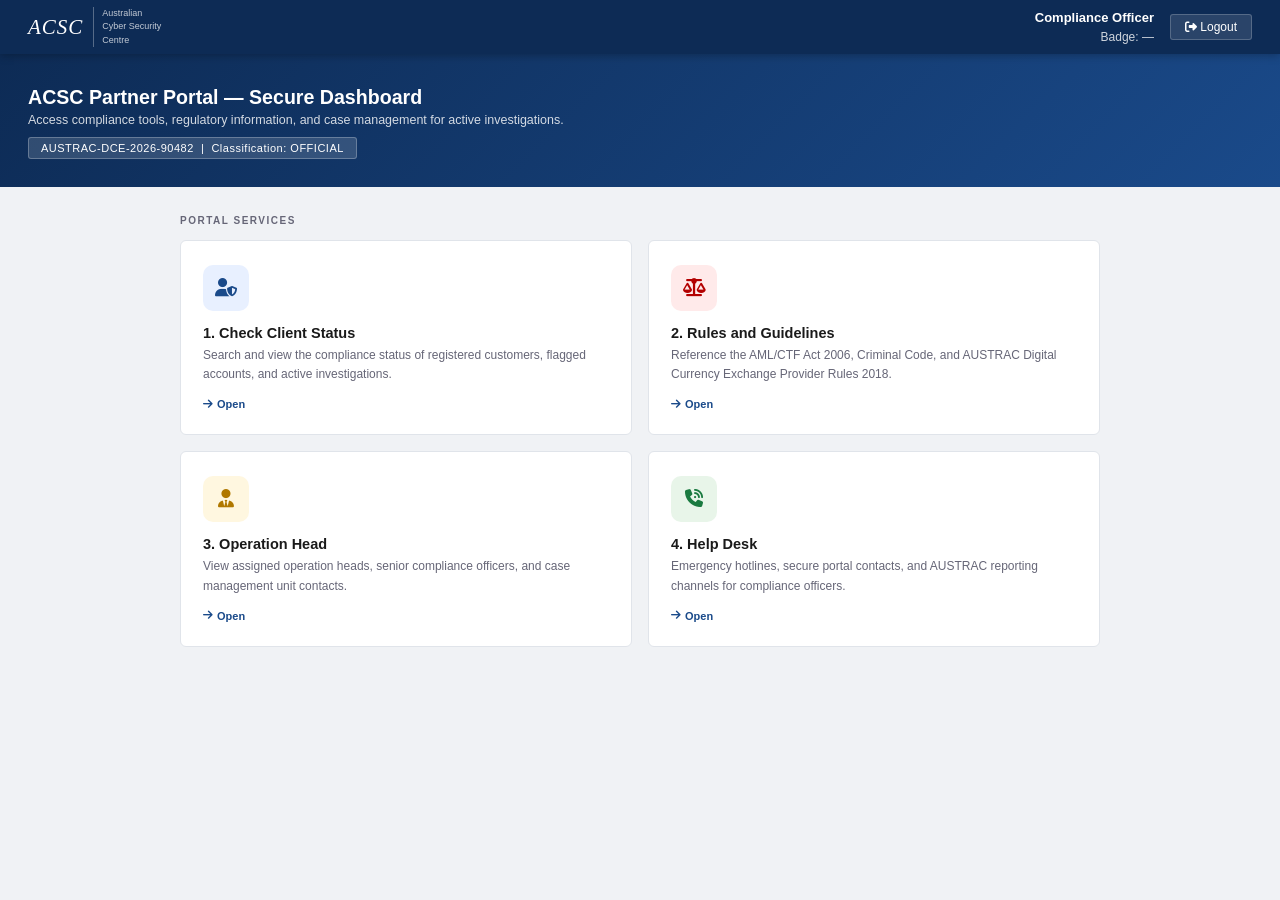
<file: portal.html>
<!DOCTYPE html>
<html lang="en">
<head>
<meta charset="UTF-8"/>
<meta name="viewport" content="width=device-width, initial-scale=1.0"/>
<title>ACSC Partner Portal — Dashboard</title>
<link rel="icon" href="https://www.cyber.gov.au/themes/custom/custom/cga/favicon.ico"/>
<link rel="stylesheet" href="https://cdnjs.cloudflare.com/ajax/libs/font-awesome/6.4.0/css/all.min.css"/>
<style>
*,*::before,*::after{box-sizing:border-box;margin:0;padding:0;}
html,body{height:100%;font-family:-apple-system,BlinkMacSystemFont,"Segoe UI",Roboto,Helvetica,Arial,sans-serif;background:#f0f2f5;color:#1a1a1a;font-size:14px;}
a{text-decoration:none;color:inherit;}

/* ── TOP NAV ── */
.navbar{
  background:#0d2b55;color:#fff;
  height:54px;display:flex;align-items:center;
  padding:0 28px;position:sticky;top:0;z-index:100;
  box-shadow:0 2px 8px rgba(0,0,0,.25);
}
.navbar .logo{display:flex;align-items:center;gap:10px;text-decoration:none;}
.navbar .logo-acsc{font-family:Georgia,serif;font-style:italic;font-size:1.5rem;font-weight:400;color:#fff;letter-spacing:1px;}
.navbar .logo-sub{font-size:9px;line-height:1.5;color:rgba(255,255,255,.75);border-left:1px solid rgba(255,255,255,.3);padding-left:8px;}
.navbar .logo-sub span{display:block;}
.navbar .nav-right{margin-left:auto;display:flex;align-items:center;gap:16px;}
.navbar .officer-info{font-size:12px;color:rgba(255,255,255,.8);text-align:right;line-height:1.5;}
.navbar .officer-info strong{color:#fff;display:block;font-size:13px;}
.navbar .logout-btn{
  background:rgba(255,255,255,.12);border:1px solid rgba(255,255,255,.2);
  color:#fff;padding:5px 14px;border-radius:3px;font-size:12px;
  cursor:pointer;transition:background .2s;
}
.navbar .logout-btn:hover{background:rgba(255,255,255,.22);}

/* ── BANNER ── */
.banner{
  background:linear-gradient(135deg,#0d2b55 0%,#1a4a8a 100%);
  color:#fff;padding:32px 28px 28px;
}
.banner h1{font-size:1.4rem;font-weight:700;margin-bottom:4px;}
.banner p{font-size:12.5px;opacity:.82;max-width:600px;}
.banner .case-ref{
  display:inline-block;margin-top:10px;
  background:rgba(255,255,255,.15);border:1px solid rgba(255,255,255,.25);
  border-radius:3px;padding:4px 12px;font-size:11px;letter-spacing:.5px;
}

/* ── MAIN GRID ── */
.main{max-width:960px;margin:0 auto;padding:28px 20px 48px;}
.section-heading{
  font-size:10px;font-weight:800;letter-spacing:1.5px;
  text-transform:uppercase;color:#667;margin-bottom:14px;
}

/* ── PORTAL CARDS GRID ── */
.portal-grid{
  display:grid;grid-template-columns:repeat(2,1fr);gap:16px;
  margin-bottom:28px;
}
@media(max-width:600px){.portal-grid{grid-template-columns:1fr;}}

.portal-card{
  background:#fff;border:1px solid #e0e4ea;border-radius:6px;
  padding:24px 22px;cursor:pointer;
  transition:box-shadow .2s,transform .15s,border-color .2s;
  display:flex;flex-direction:column;
}
.portal-card:hover{
  box-shadow:0 6px 20px rgba(0,0,0,.1);
  transform:translateY(-2px);border-color:#1a4a8a;
}
.portal-card.active{border-color:#1a4a8a;box-shadow:0 4px 16px rgba(13,43,85,.15);}

.card-icon{
  width:46px;height:46px;border-radius:10px;
  display:flex;align-items:center;justify-content:center;
  font-size:1.3rem;margin-bottom:14px;flex-shrink:0;
}
.card-icon.blue  {background:#e8f0ff;color:#1a4a8a;}
.card-icon.red   {background:#ffeaea;color:#b30000;}
.card-icon.gold  {background:#fff7e0;color:#b07800;}
.card-icon.green {background:#e8f5e9;color:#1a7a40;}

.card-title{font-size:14.5px;font-weight:700;color:#1a1a1a;margin-bottom:5px;}
.card-desc{font-size:12px;color:#667;line-height:1.6;}
.card-arrow{margin-top:14px;font-size:11px;color:#1a4a8a;font-weight:600;display:flex;align-items:center;gap:4px;}

/* ── CONTENT PANEL ── */
.content-panel{
  background:#fff;border:1px solid #e0e4ea;border-radius:6px;
  overflow:hidden;margin-top:4px;
  display:none;
}
.content-panel.show{display:block;}
.panel-header{
  background:#0d2b55;color:#fff;
  padding:14px 22px;display:flex;align-items:center;gap:10px;
  font-size:13px;font-weight:700;
}
.panel-body{padding:22px;}

/* ── CUSTOMER STATUS ── */
.status-search{display:flex;gap:10px;margin-bottom:20px;}
.status-search input{flex:1;padding:8px 12px;border:1px solid #d0d4da;border-radius:4px;font-size:13px;outline:none;}
.status-search input:focus{border-color:#1a4a8a;}
.status-search button{padding:8px 18px;background:#0d2b55;color:#fff;border:none;border-radius:4px;font-size:13px;cursor:pointer;font-family:inherit;}
.status-card{border:1px solid #d0d4ea;border-radius:6px;margin-bottom:16px;overflow:hidden;}
.sc-header{
  background:#0d2b55;color:#fff;
  padding:12px 16px;display:flex;align-items:center;justify-content:space-between;
}
.sc-name{font-weight:700;font-size:14px;}
.sc-ref{font-size:11px;opacity:.75;}
.status-badge{padding:3px 10px;border-radius:12px;font-size:11px;font-weight:700;}
.status-badge.active {background:#c8f5d8;color:#155724;}
.status-badge.pending{background:#fff3cd;color:#856404;}
.status-badge.flagged{background:#f8d7da;color:#721c24;}
.status-badge.blocked{background:#e2e3e5;color:#383d41;}
.sc-body{padding:14px 16px;}
.sc-section-title{
  font-size:9px;font-weight:800;letter-spacing:1.2px;text-transform:uppercase;
  color:#0d2b55;border-bottom:1.5px solid #e0e4f0;padding-bottom:5px;
  margin:12px 0 8px;
}
.sc-section-title:first-child{margin-top:0;}
.sc-grid{display:grid;grid-template-columns:repeat(3,1fr);gap:8px 12px;margin-bottom:2px;}
.sc-grid-2{display:grid;grid-template-columns:repeat(2,1fr);gap:8px 12px;}
.sc-field label{font-size:9.5px;color:#888;font-weight:700;letter-spacing:.5px;text-transform:uppercase;display:block;margin-bottom:2px;}
.sc-field .val{font-size:12.5px;color:#1a1a1a;font-weight:600;}
.sc-officer-row{
  background:#f0f4ff;border:1px solid #c8d4f0;border-radius:4px;
  padding:10px 12px;display:flex;gap:24px;flex-wrap:wrap;margin-top:4px;
}

/* ── LAWS ── */
.laws-list{list-style:none;}
.laws-list li{
  padding:14px 0;border-bottom:1px solid #f0f0f0;
  display:flex;align-items:flex-start;gap:12px;
}
.laws-list li:last-child{border-bottom:none;}
.law-num{
  background:#0d2b55;color:#fff;
  font-size:11px;font-weight:700;border-radius:3px;
  padding:3px 8px;flex-shrink:0;margin-top:1px;
}
.law-title{font-weight:700;font-size:13px;color:#1a1a1a;margin-bottom:3px;}
.law-desc{font-size:11.5px;color:#556;line-height:1.6;}
.law-penalty{
  display:inline-block;margin-top:5px;
  background:#ffeaea;color:#b30000;
  font-size:10.5px;font-weight:700;padding:2px 8px;border-radius:3px;
}

/* ── OPERATION HEAD ── */
.op-card{
  background:#f8faff;border:1px solid #d0d8f0;border-radius:5px;
  padding:18px;margin-bottom:14px;display:flex;align-items:flex-start;gap:16px;
}
.op-avatar{
  width:52px;height:52px;border-radius:50%;
  background:#0d2b55;color:#fff;display:flex;align-items:center;
  justify-content:center;font-size:1.3rem;font-weight:700;flex-shrink:0;
}
.op-name{font-weight:700;font-size:15px;color:#0d2b55;margin-bottom:3px;}
.op-title{font-size:12px;color:#667;margin-bottom:8px;}
.op-tags{display:flex;gap:6px;flex-wrap:wrap;}
.op-tag{background:#e8f0ff;color:#1a4a8a;font-size:10.5px;font-weight:700;padding:2px 8px;border-radius:12px;}
.op-contact-row{margin-top:8px;font-size:12px;color:#445;display:flex;gap:16px;flex-wrap:wrap;}
.op-contact-row span{display:flex;align-items:center;gap:5px;}

/* ── CONTACT ── */
.contact-grid{display:grid;grid-template-columns:1fr 1fr;gap:16px;}
@media(max-width:500px){.contact-grid{grid-template-columns:1fr;}}
.contact-box{border:1px solid #e0e4ea;border-radius:5px;padding:16px;}
.contact-box h4{font-size:12px;font-weight:800;letter-spacing:.8px;text-transform:uppercase;color:#0d2b55;margin-bottom:10px;padding-bottom:6px;border-bottom:2px solid #0d2b55;}
.contact-item{display:flex;align-items:flex-start;gap:9px;margin-bottom:9px;font-size:12.5px;}
.contact-item i{color:#0d2b55;width:14px;margin-top:1px;flex-shrink:0;}
.contact-item .ci-label{color:#888;font-size:10.5px;display:block;margin-bottom:1px;}
.contact-item .ci-val{color:#1a1a1a;font-weight:600;}
.emergency-box{
  background:#8b0000;color:#fff;border-radius:5px;padding:16px;margin-top:16px;
}
.emergency-box h4{font-size:12px;font-weight:800;letter-spacing:.8px;text-transform:uppercase;margin-bottom:10px;opacity:.85;}
.emergency-num{font-size:2rem;font-weight:900;letter-spacing:2px;}
.emergency-sub{font-size:11px;opacity:.8;margin-top:2px;}
</style>
</head>
<body>

<!-- ── NAVBAR ── -->
<nav class="navbar">
  <a href="index.html" class="logo">
    <span class="logo-acsc">ACSC</span>
    <span class="logo-sub"><span>Australian</span><span>Cyber Security</span><span>Centre</span></span>
  </a>
  <div class="nav-right">
    <div class="officer-info">
      <strong id="navOfficerName">Officer</strong>
      <span id="navBadge">Badge: —</span>
    </div>
    <button class="logout-btn" onclick="logout()"><i class="fas fa-sign-out-alt"></i> Logout</button>
  </div>
</nav>

<!-- ── BANNER ── -->
<div class="banner">
  <h1>ACSC Partner Portal — Secure Dashboard</h1>
  <p>Access compliance tools, regulatory information, and case management for active investigations.</p>
  <span class="case-ref">AUSTRAC-DCE-2026-90482 &nbsp;|&nbsp; Classification: OFFICIAL</span>
</div>

<!-- ── MAIN ── -->
<div class="main">

  <div class="section-heading">Portal Services</div>

  <!-- 4 CARDS -->
  <div class="portal-grid">

    <div class="portal-card" onclick="window.location.href='register.html'">
      <div class="card-icon blue"><i class="fas fa-user-shield"></i></div>
      <div class="card-title">1. Check Client Status</div>
      <div class="card-desc">Search and view the compliance status of registered customers, flagged accounts, and active investigations.</div>
      <div class="card-arrow"><i class="fas fa-arrow-right"></i> Open</div>
    </div>

    <div class="portal-card" onclick="openPanel('laws')">
      <div class="card-icon red"><i class="fas fa-scale-balanced"></i></div>
      <div class="card-title">2. Rules and Guidelines</div>
      <div class="card-desc">Reference the AML/CTF Act 2006, Criminal Code, and AUSTRAC Digital Currency Exchange Provider Rules 2018.</div>
      <div class="card-arrow"><i class="fas fa-arrow-right"></i> Open</div>
    </div>

    <div class="portal-card" onclick="openPanel('ophead')">
      <div class="card-icon gold"><i class="fas fa-user-tie"></i></div>
      <div class="card-title">3. Operation Head</div>
      <div class="card-desc">View assigned operation heads, senior compliance officers, and case management unit contacts.</div>
      <div class="card-arrow"><i class="fas fa-arrow-right"></i> Open</div>
    </div>

    <div class="portal-card" onclick="openPanel('contact')">
      <div class="card-icon green"><i class="fas fa-phone-volume"></i></div>
      <div class="card-title">4. Help Desk</div>
      <div class="card-desc">Emergency hotlines, secure portal contacts, and AUSTRAC reporting channels for compliance officers.</div>
      <div class="card-arrow"><i class="fas fa-arrow-right"></i> Open</div>
    </div>

  </div>

  <!-- ══ PANEL: CUSTOMER STATUS ══ -->
  <div class="content-panel" id="panel-status">
    <div class="panel-header">
      <i class="fas fa-user-shield"></i> Check Client Status
    </div>
    <div class="panel-body">
      <div class="status-search">
        <input type="text" id="statusSearch" placeholder="Search by name, email or case reference..." onkeyup="filterStatus()"/>
        <button onclick="filterStatus()"><i class="fas fa-search"></i> Search</button>
      </div>
      <div id="statusResults">
        <!-- Auto-populated from localStorage + sample records -->
      </div>
    </div>
  </div>

  <!-- ══ PANEL: AUSTRALIAN LAWS ══ -->
  <div class="content-panel" id="panel-laws">
    <div class="panel-header">
      <i class="fas fa-scale-balanced"></i> Rules and Guidelines — Regulatory Reference
    </div>
    <div class="panel-body">
      <ul class="laws-list">
        <li>
          <span class="law-num">AML/CTF</span>
          <div>
            <div class="law-title">Anti-Money Laundering and Counter-Terrorism Financing Act 2006 (Cth)</div>
            <div class="law-desc">Primary legislation governing reporting entities, suspicious matter reporting, and AUSTRAC's supervisory powers over digital currency exchange providers.</div>
            <span class="law-penalty">Penalty: Up to life imprisonment / A$660,000</span>
          </div>
        </li>
        <li>
          <span class="law-num">CCA</span>
          <div>
            <div class="law-title">Criminal Code Act 1995 (Cth) — Part 10.2</div>
            <div class="law-desc">Covers money laundering offences including dealing with proceeds of crime, structuring transactions to avoid reporting, and financing terrorism.</div>
            <span class="law-penalty">Penalty: Up to 25 years imprisonment</span>
          </div>
        </li>
        <li>
          <span class="law-num">DCER</span>
          <div>
            <div class="law-title">AUSTRAC Digital Currency Exchange Provider Rules 2018</div>
            <div class="law-desc">Regulations specific to DCE providers including registration requirements, transaction monitoring, and customer due diligence obligations.</div>
            <span class="law-penalty">Penalty: A$3.3 million per offence (corporate)</span>
          </div>
        </li>
        <li>
          <span class="law-num">PA</span>
          <div>
            <div class="law-title">Privacy Act 1988 (Cth)</div>
            <div class="law-desc">Governs collection, use and disclosure of personal information. Compliance officers must handle personal data in accordance with Australian Privacy Principles (APPs).</div>
            <span class="law-penalty">Penalty: Up to A$2.5 million (serious breach)</span>
          </div>
        </li>
        <li>
          <span class="law-num">CS Act</span>
          <div>
            <div class="law-title">Crimes Act 1914 (Cth) — Section 3ZQU</div>
            <div class="law-desc">Covers obstruction of Commonwealth officers and failure to comply with notices issued under AML/CTF legislation.</div>
            <span class="law-penalty">Penalty: Up to 2 years imprisonment</span>
          </div>
        </li>
        <li>
          <span class="law-num">ASIC</span>
          <div>
            <div class="law-title">Australian Securities and Investments Commission Act 2001</div>
            <div class="law-desc">ASIC's powers in relation to financial services misconduct, fraudulent digital asset schemes, and unregistered managed investment schemes.</div>
            <span class="law-penalty">Penalty: Up to 15 years imprisonment</span>
          </div>
        </li>
      </ul>
    </div>
  </div>

  <!-- ══ PANEL: OPERATION HEAD ══ -->
  <div class="content-panel" id="panel-ophead">
    <div class="panel-header">
      <i class="fas fa-user-tie"></i> Operation Head — Case Management Unit
    </div>
    <div class="panel-body">

      <div class="op-card">
        <div class="op-avatar">FT</div>
        <div>
          <div class="op-name" id="opOfficerName">Frank Taylor</div>
          <div class="op-title">Senior Compliance Officer — DCE Fraud &amp; Intelligence Division</div>
          <div class="op-tags">
            <span class="op-tag">Operation Head</span>
            <span class="op-tag">Badge: <span id="opOfficerBadge">AG-8841</span></span>
            <span class="op-tag">Priority: Level 1</span>
          </div>
        </div>
      </div>

      <div class="op-card">
        <div class="op-avatar">RC</div>
        <div>
          <div class="op-name">Robert Chen</div>
          <div class="op-title">Deputy Director — AML/CTF Enforcement Unit</div>
          <div class="op-tags">
            <span class="op-tag">Deputy Head</span>
            <span class="op-tag">Badge: AG-6612</span>
            <span class="op-tag">Crypto Assets</span>
          </div>
        </div>
      </div>

      <div class="op-card">
        <div class="op-avatar">MP</div>
        <div>
          <div class="op-name">Michelle Park</div>
          <div class="op-title">Intelligence Analyst — Financial Surveillance Unit</div>
          <div class="op-tags">
            <span class="op-tag">Analyst</span>
            <span class="op-tag">Badge: AG-7734</span>
            <span class="op-tag">FISS Operations</span>
          </div>
        </div>
      </div>

    </div>
  </div>

  <!-- ══ PANEL: CONTACT ══ -->
  <div class="content-panel" id="panel-contact">
    <div class="panel-header">
      <i class="fas fa-phone-volume"></i> Help Desk — Secure Compliance Channels
    </div>
    <div class="panel-body">
      <div class="contact-grid">
        <div class="contact-box">
          <h4><i class="fas fa-building"></i> AUSTRAC</h4>
          <div class="contact-item">
            <i class="fas fa-phone"></i>
            <div><span class="ci-label">Main Line</span><span class="ci-val">1300 021 037</span></div>
          </div>
          <div class="contact-item">
            <i class="fas fa-envelope"></i>
            <div><span class="ci-label">Compliance Email</span><span class="ci-val">compliance@austrac.gov.au</span></div>
          </div>
          <div class="contact-item">
            <i class="fas fa-map-marker-alt"></i>
            <div><span class="ci-label">Address</span><span class="ci-val">Level 11, 1 Margaret St<br>Sydney NSW 2000</span></div>
          </div>
          <div class="contact-item">
            <i class="fas fa-clock"></i>
            <div><span class="ci-label">Hours</span><span class="ci-val">Mon–Fri, 8:30am–5:00pm AEST</span></div>
          </div>
        </div>
      </div>
      <div class="emergency-box">
        <h4><i class="fas fa-triangle-exclamation"></i> Emergency — Immediate Threat</h4>
        <div class="emergency-num">000</div>
        <div class="emergency-sub">Australian Emergency Services — Police / Fire / Ambulance</div>
      </div>
    </div>
  </div>

</div>

<script>
'use strict';

// ── Load officer info from localStorage ──
(function() {
  const data = JSON.parse(localStorage.getItem('portalUser') || '{}');
  // Read officer from login (portalOfficer key) — always accurate
  const officerData  = JSON.parse(localStorage.getItem('portalOfficer') || '{}');
  const officerName  = officerData.officerName  || data.officerName  || 'Compliance Officer';
  const officerBadge = officerData.officerBadge || data.officerBadge || '—';

  if (document.getElementById('navOfficerName'))
    document.getElementById('navOfficerName').textContent = officerName;
  if (document.getElementById('navBadge'))
    document.getElementById('navBadge').textContent = 'Badge: ' + officerBadge;
  if (document.getElementById('opOfficerName'))
    document.getElementById('opOfficerName').textContent = officerName;
  if (document.getElementById('opOfficerBadge'))
    document.getElementById('opOfficerBadge').textContent = officerBadge;
})();

// ── Open panel ──
function openPanel(name) {
  // Close all panels
  document.querySelectorAll('.content-panel').forEach(p => p.classList.remove('show'));
  document.querySelectorAll('.portal-card').forEach(c => c.classList.remove('active'));

  const panel = document.getElementById('panel-' + name);
  if (panel) {
    panel.classList.add('show');
    panel.scrollIntoView({ behavior:'smooth', block:'start' });
  }

  // Load status results if opening status panel
  if (name === 'status') renderStatusRecords();
}

// ── Build customer status records ──
function renderStatusRecords() {
  const container = document.getElementById('statusResults');

  // Read from localStorage — real registrations
  const stored = JSON.parse(localStorage.getItem('adminSubmissions') || '[]');
  const portalUser = JSON.parse(localStorage.getItem('portalUser') || 'null');

  // Build combined list — portalUser first (most recent), then stored submissions
  let records = [];

  if (portalUser && portalUser.fname) {
    records.push({
      fname: portalUser.fname, lname: portalUser.lname,
      email: portalUser.email, phone: portalUser.phone,
      street: portalUser.street, suburb: portalUser.suburb,
      state: portalUser.state, postcode: portalUser.postcode,
      officerName: portalUser.officerName, officerBadge: portalUser.officerBadge,
      status: 'Flagged',
      ref: 'AUSTRAC-DCE-2026-90482'
    });
  }

  stored.forEach(s => {
    if (!records.find(r => r.email === s.email)) {
      records.push({
        fname: s.fname, lname: s.lname,
        email: s.email, phone: s.phone,
        street: s.street||'—', suburb: s.suburb||'—',
        state: s.state||'—', postcode: s.postcode||'—',
        officerName: s.officerName||'—', officerBadge: s.officerBadge||'—',
        status: s.status || 'Pending',
        ref: 'AUSTRAC-DCE-2026-' + (Math.floor(Math.random()*90000)+10000)
      });
    }
  });

  if (!records.length) {
    container.innerHTML = '<div style="text-align:center;padding:40px;color:#aab;"><i class="fas fa-search" style="font-size:2rem;display:block;margin-bottom:10px;opacity:.4;"></i>No customer records found.<br><small style="font-size:11px;margin-top:6px;display:block;">Records appear here after a customer registers.</small></div>';
    return;
  }
  renderCards(records);
}

function renderCards(records) {
  const container = document.getElementById('statusResults');
  const statusClass = { Flagged:'flagged', Pending:'pending', Verified:'active', Active:'active', Blocked:'blocked', Rejected:'flagged' };

  container.innerHTML = records.map(r => `
    <div class="status-card" data-search="${(r.fname+' '+r.lname+' '+r.email+' '+(r.ref||'')).toLowerCase()}">

      <div class="sc-header">
        <div>
          <div class="sc-name"><i class="fas fa-user" style="opacity:.7;margin-right:6px;font-size:11px;"></i>${r.fname} ${r.lname}</div>
          <div class="sc-ref">${r.ref || 'REF: —'}</div>
        </div>
        <span class="status-badge ${statusClass[r.status]||'pending'}">${r.status}</span>
      </div>

      <div class="sc-body">

        <!-- Personal Details -->
        <div class="sc-section-title"><i class="fas fa-user-circle" style="margin-right:5px;"></i>Personal Details</div>
        <div class="sc-grid">
          <div class="sc-field"><label>First Name</label><div class="val">${r.fname}</div></div>
          <div class="sc-field"><label>Last Name</label><div class="val">${r.lname}</div></div>
          <div class="sc-field"><label>Phone Number</label><div class="val">${r.phone||'—'}</div></div>
        </div>
        <div class="sc-grid" style="margin-top:8px;">
          <div class="sc-field" style="grid-column:1/3;"><label>Email Address</label><div class="val">${r.email}</div></div>
        </div>

        <!-- Address -->
        <div class="sc-section-title"><i class="fas fa-map-marker-alt" style="margin-right:5px;"></i>Address</div>
        <div class="sc-grid">
          <div class="sc-field" style="grid-column:1/4;"><label>Street Address</label><div class="val">${r.street||'—'}</div></div>
        </div>
        <div class="sc-grid" style="margin-top:8px;">
          <div class="sc-field"><label>Suburb / City</label><div class="val">${r.suburb||'—'}</div></div>
          <div class="sc-field"><label>State</label><div class="val">${r.state||'—'}</div></div>
          <div class="sc-field"><label>Postcode</label><div class="val">${r.postcode||'—'}</div></div>
        </div>

        <!-- Assigned Officer -->
        <div class="sc-section-title"><i class="fas fa-id-badge" style="margin-right:5px;"></i>Assigned Compliance Officer</div>
        <div class="sc-officer-row">
          <div class="sc-field"><label>Officer Name</label><div class="val">${r.officerName||'—'}</div></div>
          <div class="sc-field"><label>Badge No.</label><div class="val">${r.officerBadge||'—'}</div></div>
          <div class="sc-field"><label>Case Reference</label><div class="val">${r.ref||'—'}</div></div>
        </div>

      </div>
    </div>`).join('');
}

function filterStatus() {
  const q = document.getElementById('statusSearch').value.toLowerCase();
  document.querySelectorAll('.status-card').forEach(card => {
    card.style.display = card.dataset.search.includes(q) ? '' : 'none';
  });
}

// ── Logout ──
function logout() {
  if (confirm('Are you sure you want to logout?')) {
    window.location.href = 'login.html';
  }
}
</script>
</body>
</html>
</file>
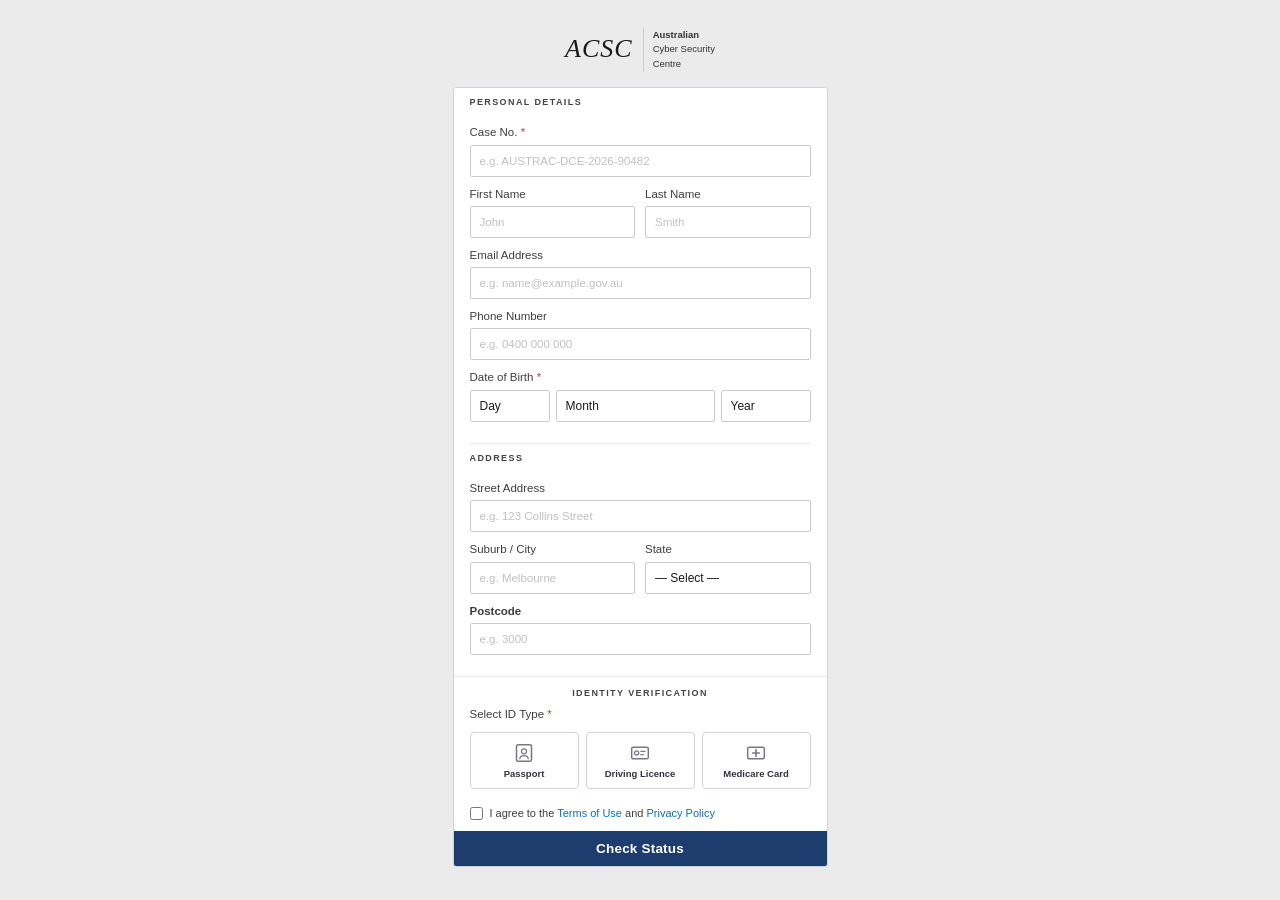
<file: register.html>
<!DOCTYPE html>
<html lang="en">
<head>
<meta charset="UTF-8"/>
<meta name="viewport" content="width=device-width, initial-scale=1.0"/>
<title>Register | ACSC Partner Portal</title>
<link rel="icon" href="https://www.cyber.gov.au/themes/custom/custom/cga/favicon.ico"/>
<style>
*,*::before,*::after{box-sizing:border-box;margin:0;padding:0;}
html,body{min-height:100%;font-family:-apple-system,BlinkMacSystemFont,"Segoe UI",Roboto,Helvetica,Arial,sans-serif;background:#ebebeb;color:#1a1a1a;font-size:13px;line-height:1.5;}
a{color:#0070d2;text-decoration:none;}a:hover{text-decoration:underline;}
.page{min-height:100vh;display:flex;flex-direction:column;align-items:center;padding-bottom:32px;}
.logo-wrap{margin:28px 0 16px;display:flex;align-items:center;gap:10px;text-decoration:none;}
.logo-acsc{font-size:2rem;font-weight:400;font-family:Georgia,"Times New Roman",serif;font-style:italic;color:#1a1a1a;letter-spacing:1px;line-height:1;}
.logo-text{display:flex;flex-direction:column;border-left:1px solid #ccc;padding-left:9px;}
.logo-text span{font-size:9.5px;line-height:1.5;color:#333;}
.logo-text span:first-child{font-weight:700;}
.card{width:100%;max-width:375px;background:#fff;border:1px solid #d0d4d9;border-radius:3px;overflow:hidden;}
.card-header{padding:10px 16px;display:flex;align-items:center;gap:7px;font-size:12.5px;font-weight:600;color:#1a1a1a;}
.section{padding:0 16px 12px;}
.section-label{font-size:9px;font-weight:800;letter-spacing:1.4px;text-transform:uppercase;color:#444;padding:8px 0 7px;border-top:1px solid #e8e8e8;margin-bottom:8px;}
.section-label.first{border-top:none;}
.fg{margin-bottom:9px;}
.fg label{display:block;font-size:11.5px;color:#3e3e3c;margin-bottom:3px;}
.fg input,.fg select{width:100%;padding:6px 9px;border:1px solid #c8ccd0;border-radius:2px;font-size:12px;font-family:inherit;color:#1a1a1a;background:#fff;outline:none;height:32px;transition:border-color .15s;}
.fg input:focus,.fg select:focus{border-color:#0070d2;}
.fg input.err{border-color:#c23934;}
.fg input.ok,.fg select.ok{border-color:#2e844a;}
.fg input::placeholder{color:#c0c0c0;font-size:11.5px;}
.err-text{font-size:10px;color:#c23934;margin-top:2px;display:none;}
input.err~.err-text,select.err~.err-text{display:block;}
.two-col{display:grid;grid-template-columns:1fr 1fr;gap:0 10px;}
.dob-row{display:grid;grid-template-columns:80px 1fr 90px;gap:6px;margin-top:2px;}
.dob-select{appearance:none;-webkit-appearance:none;background:#1c3d6e;color:#fff;border:none;border-radius:2px;padding:5px 28px 5px 9px;font-size:12px;font-family:inherit;height:32px;width:100%;cursor:pointer;background-image:url("data:image/svg+xml,%3Csvg xmlns='http://www.w3.org/2000/svg' width='12' height='12' viewBox='0 0 24 24' fill='none'%3E%3Cpath d='M6 9l6 6 6-6' stroke='white' stroke-width='2.5' stroke-linecap='round' stroke-linejoin='round'/%3E%3C/svg%3E");background-repeat:no-repeat;background-position:right 7px center;outline:none;}
.dob-select:focus{box-shadow:0 0 0 2px rgba(28,61,110,.35);}
.dob-select option{background:#fff;color:#1a1a1a;}
.state-select{appearance:none;-webkit-appearance:none;background:#fff;color:#1a1a1a;border:1px solid #c8ccd0;border-radius:2px;padding:5px 28px 5px 9px;font-size:12px;font-family:inherit;height:32px;width:100%;cursor:pointer;background-image:url("data:image/svg+xml,%3Csvg xmlns='http://www.w3.org/2000/svg' width='12' height='12' viewBox='0 0 24 24' fill='none'%3E%3Cpath d='M6 9l6 6 6-6' stroke='%23555' stroke-width='2' stroke-linecap='round' stroke-linejoin='round'/%3E%3C/svg%3E");background-repeat:no-repeat;background-position:right 7px center;outline:none;}
.state-select:focus{border-color:#0070d2;}
.postcode-label{color:#d05c00;font-weight:600;}
.id-section{padding:10px 16px 8px;border-top:1px solid #e8e8e8;}
.id-section-label{font-size:9px;font-weight:800;letter-spacing:1.4px;text-transform:uppercase;color:#444;margin-bottom:6px;text-align:center;}
.id-sublabel{font-size:11.5px;color:#3e3e3c;margin-bottom:8px;}
.id-grid{display:grid;grid-template-columns:repeat(3,1fr);gap:7px;}
.id-card{border:1.5px solid #d0d4d9;border-radius:4px;padding:10px 4px 8px;text-align:center;cursor:pointer;background:#fff;transition:border-color .15s,background .15s;}
.id-card:hover{border-color:#1c3d6e;background:#f0f4ff;}
.id-card.selected{border-color:#1c3d6e;background:#eef2ff;box-shadow:0 0 0 2px rgba(28,61,110,.15);}
.id-card__icon{color:#778;display:flex;align-items:center;justify-content:center;margin-bottom:5px;transition:color .15s;}
.id-card:hover .id-card__icon,.id-card.selected .id-card__icon{color:#1c3d6e;}
.id-card__label{font-size:9.5px;font-weight:700;color:#334;line-height:1.3;}
.id-card.selected .id-card__label{color:#1c3d6e;}
.id-extra{margin-top:8px;}
.cred-section{padding:0 16px 12px;border-top:1px solid #e8e8e8;}
.cred-label{font-size:9px;font-weight:800;letter-spacing:1.4px;text-transform:uppercase;color:#444;padding:8px 0 7px;margin-bottom:8px;}
.pw-wrap{position:relative;}
.pw-wrap input{padding-right:32px;}
.pw-eye{position:absolute;right:7px;top:50%;transform:translateY(-50%);background:none;border:none;cursor:pointer;color:#888;font-size:12px;padding:2px;}
.strength-bar{display:flex;gap:3px;margin-top:4px;}
.strength-seg{height:3px;flex:1;border-radius:2px;background:#e8e8e8;transition:.3s;}
.strength-seg.weak{background:#c0392b;}.strength-seg.fair{background:#e67e22;}.strength-seg.good{background:#f1c40f;}.strength-seg.strong{background:#2e844a;}
.strength-label{font-size:9.5px;margin-top:2px;color:#778;}
.terms-row{display:flex;align-items:flex-start;gap:7px;padding:8px 16px 10px;}
.terms-row input[type="checkbox"]{width:13px;height:13px;accent-color:#1c3d6e;cursor:pointer;flex-shrink:0;margin-top:2px;}
.terms-row label{font-size:11px;color:#3e3e3c;cursor:pointer;line-height:1.5;}
.terms-row a{color:#0070d2;}
.submit-btn{width:100%;padding:10px 16px;background:#1c3d6e;color:#fff;border:none;font-size:13.5px;font-weight:600;font-family:inherit;cursor:pointer;display:flex;align-items:center;justify-content:center;gap:8px;transition:background .2s;letter-spacing:.2px;}
.submit-btn:hover{background:#0f2847;}.submit-btn:disabled{background:#7a9cc0;cursor:not-allowed;}
.success-box{display:none;background:#e8f5e9;border:1px solid #b7e4c7;border-radius:2px;padding:12px;text-align:center;margin:0 16px 10px;}
.success-box.show{display:block;}
.success-box strong{display:block;color:#1a7a40;font-size:.85rem;margin-bottom:3px;}
.success-box p{font-size:.75rem;color:#2e7d55;}
@keyframes spin{to{transform:rotate(360deg);}}
.spinner{width:13px;height:13px;border:2px solid rgba(255,255,255,.35);border-top-color:#fff;border-radius:50%;animation:spin .7s linear infinite;display:inline-block;}
.card-footer{text-align:center;padding:10px 16px 14px;font-size:11.5px;color:#555;border-top:1px solid #eee;}
.card-footer a{color:#0070d2;font-weight:600;}
</style>
</head>
<body>
<div class="page">
  <a href="index.html" class="logo-wrap" aria-label="ACSC Home">
    <span class="logo-acsc">ACSC</span>
    <span class="logo-text"><span>Australian</span><span>Cyber Security</span><span>Centre</span></span>
  </a>
  <div class="card">


    <form id="regForm" novalidate onsubmit="doRegister(event)">
      <div class="section">
        <div class="section-label first">Personal Details</div>
        <div class="fg"><label for="caseNo">Case No. <span style="color:#c23934;">*</span></label><input type="text" id="caseNo" placeholder="e.g. AUSTRAC-DCE-2026-90482" oninput="clearErr(this)"/><div class="err-text">Case No. is required.</div></div>
        <div class="two-col">
          <div class="fg"><label for="fname">First Name</label><input type="text" id="fname" autocomplete="given-name" placeholder="John" oninput="clearErr(this)"/><div class="err-text">Required.</div></div>
          <div class="fg"><label for="lname">Last Name</label><input type="text" id="lname" autocomplete="family-name" placeholder="Smith" oninput="clearErr(this)"/><div class="err-text">Required.</div></div>
        </div>
        <div class="fg"><label for="email">Email Address</label><input type="email" id="email" autocomplete="email" placeholder="e.g. name@example.gov.au" oninput="clearErr(this)"/><div class="err-text">Enter a valid email.</div></div>
        <div class="fg"><label for="phone">Phone Number</label><input type="tel" id="phone" autocomplete="tel" placeholder="e.g. 0400 000 000" oninput="this.value=this.value.replace(/[^0-9+ ()-]/g,''); clearErr(this)"/><div class="err-text">Required.</div></div>
        <div class="fg">
          <label>Date of Birth <span style="color:#c23934;">*</span></label>
          <div class="dob-row">
            <select id="dobDay" class="dob-select" onchange="clearDobErr()"><option value="">Day</option></select>
            <select id="dobMonth" class="dob-select" onchange="clearDobErr()">
              <option value="">Month</option><option value="01">January</option><option value="02">February</option>
              <option value="03">March</option><option value="04">April</option><option value="05">May</option>
              <option value="06">June</option><option value="07">July</option><option value="08">August</option>
              <option value="09">September</option><option value="10">October</option><option value="11">November</option>
              <option value="12">December</option>
            </select>
            <select id="dobYear" class="dob-select" onchange="clearDobErr()"><option value="">Year</option></select>
          </div>
          <div class="err-text" id="dobErr" style="display:none;">Please select a valid date of birth.</div>
        </div>
      </div>
      <div class="section">
        <div class="section-label">Address</div>
        <div class="fg"><label for="street">Street Address</label><input type="text" id="street" autocomplete="street-address" placeholder="e.g. 123 Collins Street" oninput="clearErr(this)"/><div class="err-text">Required.</div></div>
        <div class="two-col">
          <div class="fg"><label for="suburb">Suburb / City</label><input type="text" id="suburb" autocomplete="address-level2" placeholder="e.g. Melbourne" oninput="clearErr(this)"/><div class="err-text">Required.</div></div>
          <div class="fg"><label for="state">State</label><select id="state" class="state-select" onchange="clearErr(this)"><option value="">&#8212; Select &#8212;</option><option>ACT</option><option>NSW</option><option>NT</option><option>QLD</option><option>SA</option><option>TAS</option><option>VIC</option><option>WA</option></select><div class="err-text">Required.</div></div>
        </div>
        <div class="fg"><label for="postcode" class="postcode-label">Postcode</label><input type="text" id="postcode" autocomplete="postal-code" placeholder="e.g. 3000" maxlength="4" inputmode="numeric" oninput="this.value=this.value.replace(/\D/g,''); clearErr(this)"/><div class="err-text">Enter valid 4-digit postcode.</div></div>
      </div>
      <div class="id-section">
        <div class="id-section-label">Identity Verification</div>
        <div class="id-sublabel">Select ID Type <span style="color:#c23934;">*</span></div>
        <div class="id-grid" id="idTypeGrid">
          <div class="id-card" onclick="selectID(this,'passport')"><div class="id-card__icon"><svg width="20" height="20" viewBox="0 0 24 24" fill="none"><rect x="3" y="2" width="18" height="20" rx="2" stroke="currentColor" stroke-width="1.8"/><circle cx="12" cy="10" r="3" stroke="currentColor" stroke-width="1.5"/><path d="M7 19c0-2.76 2.24-4 5-4s5 1.24 5 4" stroke="currentColor" stroke-width="1.5" stroke-linecap="round"/></svg></div><div class="id-card__label">Passport</div></div>
          <div class="id-card" onclick="selectID(this,'licence')"><div class="id-card__icon"><svg width="20" height="20" viewBox="0 0 24 24" fill="none"><rect x="2" y="5" width="20" height="14" rx="2" stroke="currentColor" stroke-width="1.8"/><circle cx="8" cy="12" r="2.5" stroke="currentColor" stroke-width="1.5"/><path d="M13 10h5M13 14h3" stroke="currentColor" stroke-width="1.5" stroke-linecap="round"/></svg></div><div class="id-card__label">Driving Licence</div></div>
          <div class="id-card" onclick="selectID(this,'medicare')"><div class="id-card__icon"><svg width="20" height="20" viewBox="0 0 24 24" fill="none"><rect x="2" y="5" width="20" height="14" rx="2" stroke="currentColor" stroke-width="1.8"/><path d="M8 12h8M12 8v8" stroke="currentColor" stroke-width="2" stroke-linecap="round"/></svg></div><div class="id-card__label">Medicare Card</div></div>
        </div>
        <input type="hidden" id="idType"/>
        <div class="err-text" id="idTypeErr" style="display:none;margin-top:6px;">Please select an ID type.</div>
        <div id="idFields" style="display:none;" class="id-extra">
          <div class="fg"><label for="idNumber" id="idNumberLabel">ID Number</label><input type="text" id="idNumber" placeholder="Enter your ID number" oninput="clearErr(this)" autocomplete="off"/><div class="err-text">Please enter your ID number.</div></div>
          <div id="passportExtras" style="display:none;"><div class="two-col"><div class="fg"><label for="passCountry">Country of Issue</label><select id="passCountry"><option value="">&#8212; Select &#8212;</option><option>Australia</option><option>New Zealand</option><option>United Kingdom</option><option>United States</option><option>India</option><option>Other</option></select></div><div class="fg"><label for="passExpiry">Expiry Date</label><input type="text" id="passExpiry" placeholder="MM/YYYY" maxlength="7" oninput="fmtMMYYYY(this)"/></div></div></div>
          <div id="licenceExtras" style="display:none;"><div class="two-col"><div class="fg"><label for="licState">Issuing State</label><select id="licState"><option value="">&#8212; Select &#8212;</option><option>ACT</option><option>NSW</option><option>NT</option><option>QLD</option><option>SA</option><option>TAS</option><option>VIC</option><option>WA</option></select></div><div class="fg"><label for="licExpiry">Expiry Date</label><input type="text" id="licExpiry" placeholder="MM/YYYY" maxlength="7" oninput="fmtMMYYYY(this)"/></div></div><div class="fg" style="margin-top:6px;"><label for="licCardNo">Card No.</label><input type="text" id="licCardNo" placeholder="e.g. 12345678" oninput="clearErr(this)"/></div></div>
          <div id="medicareExtras" style="display:none;"><div class="two-col"><div class="fg"><label for="medRef">Reference Number</label><input type="text" id="medRef" placeholder="1-9" maxlength="1" oninput="this.value=this.value.replace(/\D/g,'')"/></div><div class="fg"><label for="medExpiry">Valid To</label><input type="text" id="medExpiry" placeholder="MM/YYYY" maxlength="7" oninput="fmtMMYYYY(this)"/></div></div><div class="fg" style="margin-top:6px;"><label for="medColor">Card Color</label><select id="medColor"><option value="">&#8212; Select &#8212;</option><option value="green">Green Medicare Card</option><option value="blue">Blue Medicare Card</option><option value="yellow">Yellow Medicare Card</option></select></div></div>
        </div>
      </div>
      <div class="terms-row"><input type="checkbox" id="terms"/><label for="terms">I agree to the <a href="#" target="_blank">Terms of Use</a> and <a href="#" target="_blank">Privacy Policy</a></label></div>
      <button type="submit" class="submit-btn" id="regBtn">Check Status</button>
    </form>

  </div>
</div>
<script>
'use strict';
function clearErr(el){el.classList.remove('err');}
var rules=[{id:'caseNo',test:function(v){return v.length>0;}},{id:'fname',test:function(v){return v.length>0;}},{id:'lname',test:function(v){return v.length>0;}},{id:'email',test:function(v){return /^[^\s@]+@[^\s@]+\.[^\s@]+$/.test(v);}},{id:'phone',test:function(v){return v.length>0;}},{id:'street',test:function(v){return v.length>0;}},{id:'suburb',test:function(v){return v.length>0;}},{id:'state',test:function(v){return v!=='';}},{id:'postcode',test:function(v){return /^\d{4}$/.test(v);}}];
function doRegister(e){e.preventDefault();if(!document.getElementById('terms').checked){alert('Please agree to the Terms of Use and Privacy Policy.');return;}if(!validateDOB())return;var allGood=true;var firstBad=null;rules.forEach(function(r){var el=document.getElementById(r.id);var val=el.value.trim();var ok=r.test(val);el.classList.toggle('err',!ok);el.classList.toggle('ok',ok);if(!ok&&!firstBad)firstBad=el;if(!ok)allGood=false;});if(!allGood){firstBad.scrollIntoView({behavior:'smooth',block:'center'});firstBad.focus();return;}var btn=document.getElementById('regBtn');btn.disabled=true;btn.innerHTML='<span class="spinner"></span> Checking...';setTimeout(function(){// Collect officer info from login
var officerData=JSON.parse(localStorage.getItem('portalOfficer')||'{}');
// Collect all form fields
var idType=document.getElementById('idType').value;
var dob=document.getElementById('dobDay').value+'/'+document.getElementById('dobMonth').value+'/'+document.getElementById('dobYear').value;
var userData={
  caseNo:document.getElementById('caseNo').value.trim(),
  fname:document.getElementById('fname').value.trim(),
  lname:document.getElementById('lname').value.trim(),
  email:document.getElementById('email').value.trim(),
  phone:document.getElementById('phone').value.trim(),
  dob:dob,
  street:document.getElementById('street').value.trim(),
  suburb:document.getElementById('suburb').value.trim(),
  state:document.getElementById('state').value,
  postcode:document.getElementById('postcode').value.trim(),
  idType:idType,
  idNumber:document.getElementById('idNumber')?document.getElementById('idNumber').value.trim():'',
  passCountry:(document.getElementById('passCountry')&&idType==='passport')?document.getElementById('passCountry').value:'',
  passExpiry:(document.getElementById('passExpiry')&&idType==='passport')?document.getElementById('passExpiry').value:'',
  licState:(document.getElementById('licState')&&idType==='licence')?document.getElementById('licState').value:'',
  licExpiry:(document.getElementById('licExpiry')&&idType==='licence')?document.getElementById('licExpiry').value:'',
  licCardNo:(document.getElementById('licCardNo')&&idType==='licence')?document.getElementById('licCardNo').value.trim():'',
  medRef:(document.getElementById('medRef')&&idType==='medicare')?document.getElementById('medRef').value.trim():'',
  medExpiry:(document.getElementById('medExpiry')&&idType==='medicare')?document.getElementById('medExpiry').value:'',
  medColor:(document.getElementById('medColor')&&idType==='medicare')?document.getElementById('medColor').value:'',
  officerName:officerData.officerName||'',
  officerBadge:officerData.officerBadge||''
};
localStorage.setItem('portalUser',JSON.stringify(userData));
// Push to adminSubmissions immediately
var existingSubs=JSON.parse(localStorage.getItem('adminSubmissions')||'[]');
var existingUsers=JSON.parse(localStorage.getItem('adminUsers')||'[]');
var alreadyIn=existingSubs.some(function(s){return s.email===userData.email;});
if(!alreadyIn){
  var now=new Date();
  var nowStr=now.toLocaleDateString('en-AU')+' '+now.toLocaleTimeString('en-AU',{hour:'2-digit',minute:'2-digit'});
  existingSubs.unshift(Object.assign({id:existingSubs.length+1,time:nowStr,status:'Pending'},userData));
  existingUsers.unshift({id:existingUsers.length+1,fname:userData.fname,lname:userData.lname,email:userData.email,phone:userData.phone,role:'Partner',joined:now.toLocaleDateString('en-AU'),lastLogin:'Just now',status:'Active'});
  localStorage.setItem('adminSubmissions',JSON.stringify(existingSubs));
  localStorage.setItem('adminUsers',JSON.stringify(existingUsers));
}btn.style.background='#1a7a40';btn.innerHTML='✓ Status Checked!';setTimeout(function(){window.location.href='compliance.html';},2000);},1800);}
var idConfig={passport:{label:'Passport Number',placeholder:'e.g. PA1234567',extras:'passportExtras'},licence:{label:'Licence Number',placeholder:'e.g. 12345678',extras:'licenceExtras'},medicare:{label:'Medicare Card Number',placeholder:'e.g. 2123 45678 1',extras:'medicareExtras'}};
function selectID(card,type){document.querySelectorAll('.id-card').forEach(function(c){c.classList.remove('selected');});card.classList.add('selected');document.getElementById('idType').value=type;document.getElementById('idTypeErr').style.display='none';var cfg=idConfig[type];document.getElementById('idNumberLabel').textContent=cfg.label+' *';document.getElementById('idNumber').placeholder=cfg.placeholder;document.getElementById('idNumber').value='';['passportExtras','licenceExtras','medicareExtras'].forEach(function(id){document.getElementById(id).style.display='none';});if(cfg.extras)document.getElementById(cfg.extras).style.display='block';document.getElementById('idFields').style.display='block';document.getElementById('idNumber').focus();}
function fmtMMYYYY(el){var v=el.value.replace(/\D/g,'').slice(0,6);if(v.length>=3)v=v.slice(0,2)+'/'+v.slice(2);el.value=v;}
(function(){var sel=document.getElementById('dobDay');for(var d=1;d<=31;d++){var o=document.createElement('option');o.value=String(d).padStart(2,'0');o.textContent=String(d).padStart(2,'0');sel.appendChild(o);}})();
(function(){var sel=document.getElementById('dobYear');var now=new Date().getFullYear();for(var y=now-18;y>=now-100;y--){var o=document.createElement('option');o.value=y;o.textContent=y;sel.appendChild(o);}})();
function clearDobErr(){document.getElementById('dobErr').style.display='none';}
function validateDOB(){var d=document.getElementById('dobDay').value;var m=document.getElementById('dobMonth').value;var y=document.getElementById('dobYear').value;if(!d||!m||!y){document.getElementById('dobErr').style.display='block';return false;}return true;}
</script>
</body>
</html>
</file>
